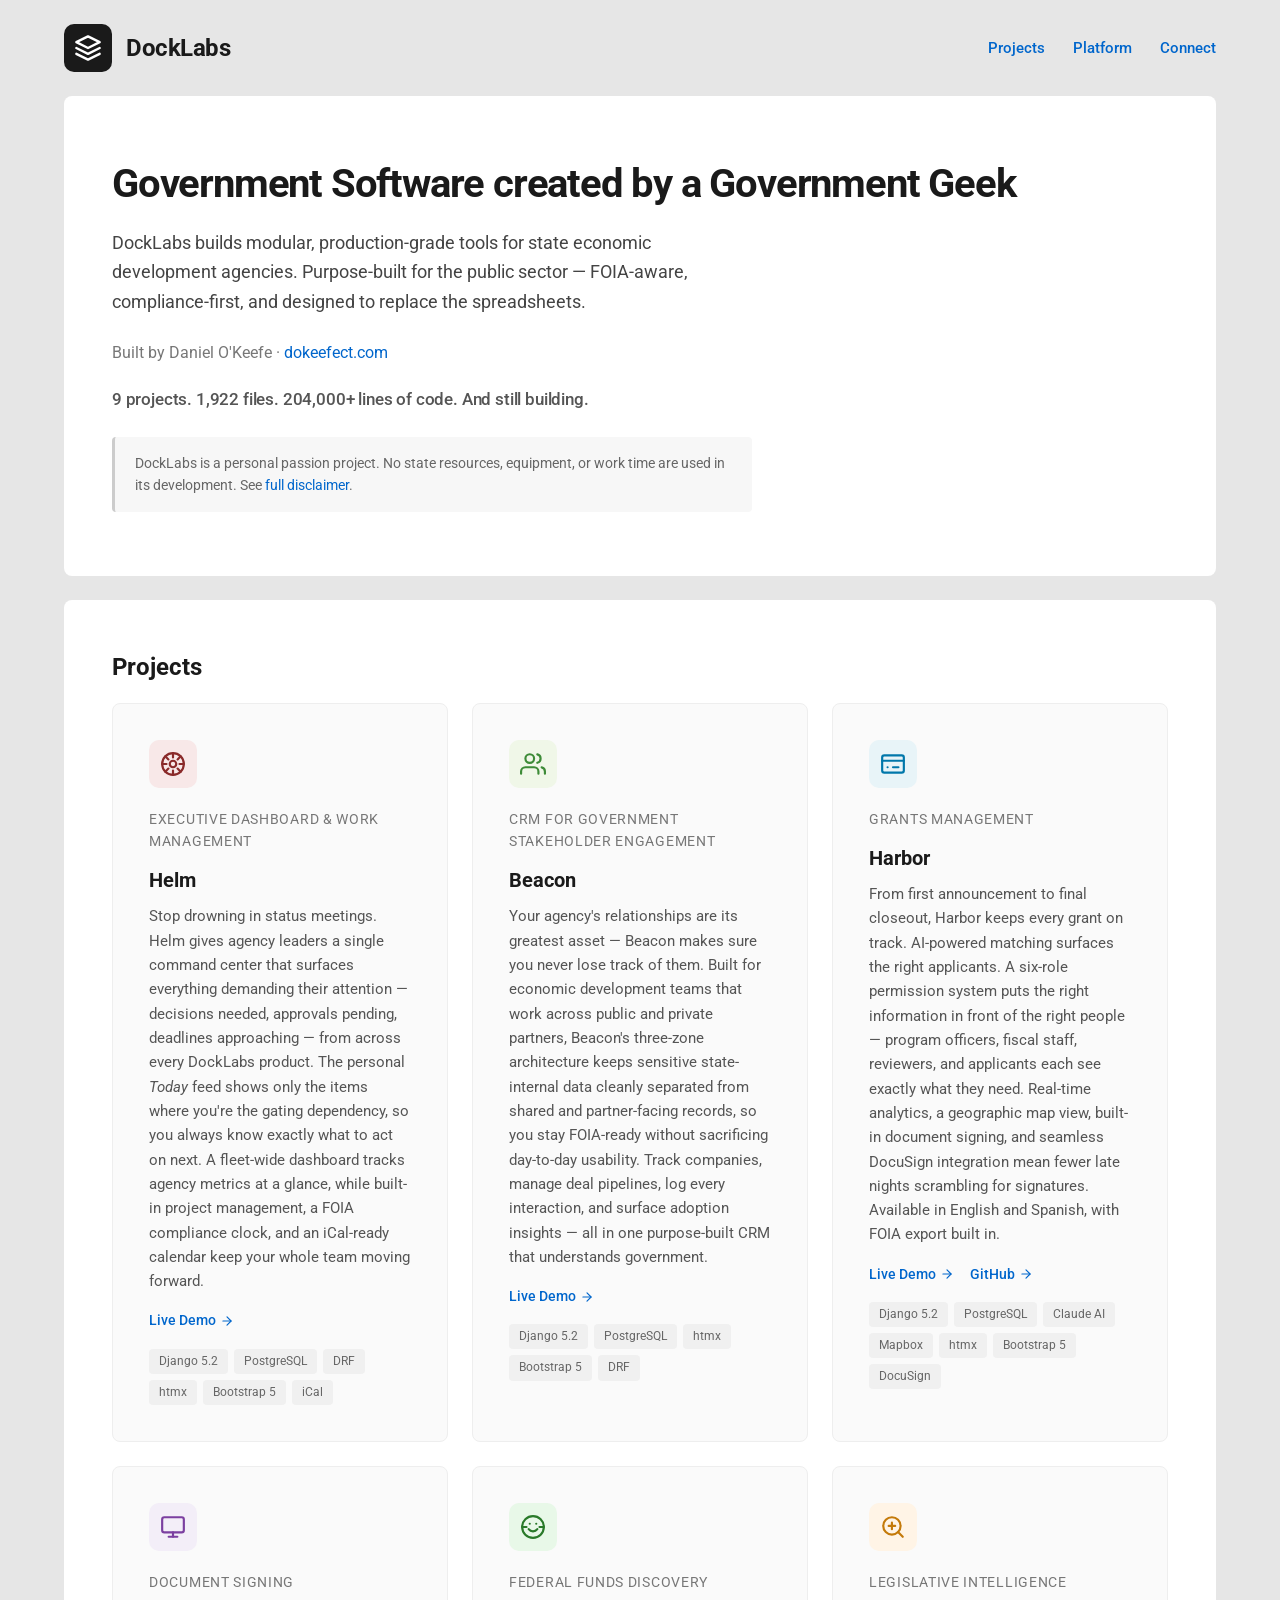
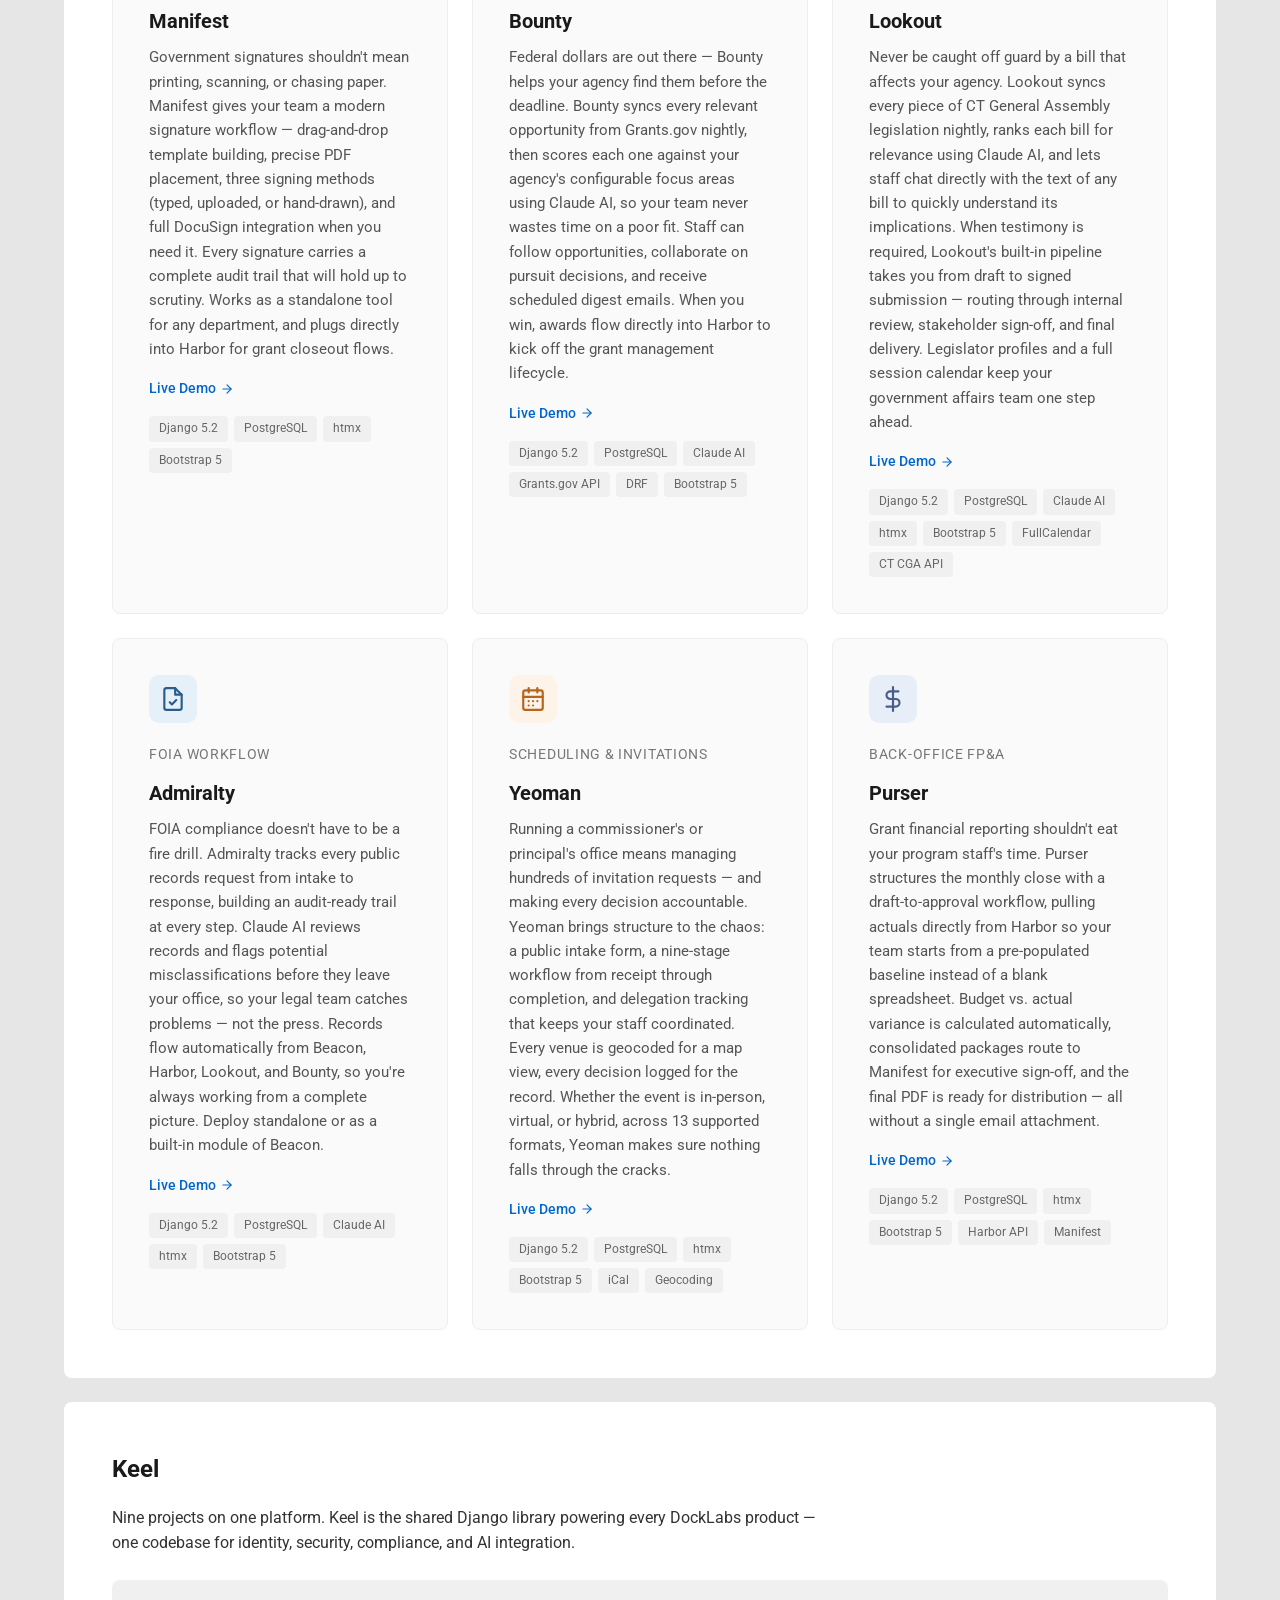
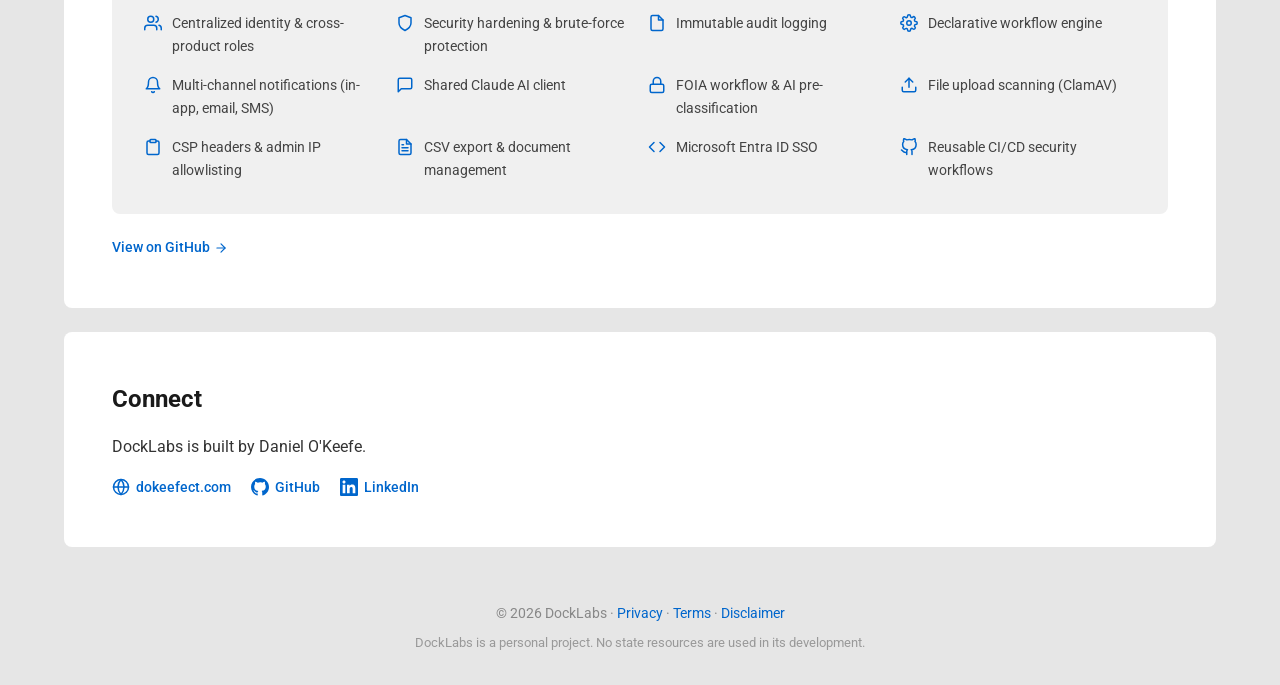
<file: index.html>
<!DOCTYPE html>
<html lang="en">
<head>
  <meta charset="UTF-8">
  <meta name="viewport" content="width=device-width, initial-scale=1.0">
  <title>DockLabs — Gov-Tech Software</title>
  <meta name="description" content="DockLabs builds modular software for government and economic development agencies. Ten projects: Beacon CRM, Harbor grants management, Manifest document signing, Bounty federal funds discovery, Lookout legislative tracking, Admiralty FOIA, Yeoman scheduling, Purser FP&amp;A, Helm executive dashboard and work management, and Keel shared platform.">
  <link rel="icon" type="image/svg+xml" href="/favicon.svg">
  <link rel="preconnect" href="https://fonts.googleapis.com">
  <link rel="preconnect" href="https://fonts.gstatic.com" crossorigin>
  <link href="https://fonts.googleapis.com/css2?family=Roboto:wght@400;500;700&display=swap" rel="stylesheet">
  <style>
    *, *::before, *::after { box-sizing: border-box; margin: 0; padding: 0; }

    body {
      font-family: 'Roboto', sans-serif;
      background: #e6e6e6;
      color: #1a1a1a;
      line-height: 1.6;
      -webkit-font-smoothing: antialiased;
    }

    a { color: #0066cc; text-decoration: none; }
    a:hover { text-decoration: underline; }

    .wrapper {
      max-width: 1200px;
      margin: 0 auto;
      padding: 0 24px;
    }

    /* ---- Header ---- */
    header {
      padding: 24px 0;
    }
    .header-inner {
      display: flex;
      align-items: center;
      justify-content: space-between;
      flex-wrap: wrap;
      gap: 16px;
    }
    .brand {
      display: flex;
      align-items: center;
      gap: 14px;
      color: inherit;
      text-decoration: none;
    }
    .brand:hover { text-decoration: none; }
    .brand-icon {
      width: 48px;
      height: 48px;
      background: #1a1a1a;
      border-radius: 10px;
      display: flex;
      align-items: center;
      justify-content: center;
    }
    .brand-icon svg { width: 28px; height: 28px; }
    .brand-name {
      font-size: 1.5rem;
      font-weight: 700;
      letter-spacing: -0.02em;
    }
    nav { display: flex; gap: 28px; }
    nav a { font-size: 0.95rem; font-weight: 500; }

    /* ---- Sections ---- */
    .section {
      background: #fff;
      border-radius: 8px;
      padding: 48px;
      margin-bottom: 24px;
    }
    .section h2 {
      font-size: 1.5rem;
      font-weight: 700;
      margin-bottom: 16px;
    }
    .section p {
      max-width: 720px;
      color: #333;
    }

    /* ---- Hero ---- */
    .hero {
      padding: 64px 48px;
    }
    .hero h1 {
      font-size: 2.5rem;
      font-weight: 700;
      letter-spacing: -0.03em;
      line-height: 1.2;
      margin-bottom: 20px;
    }
    .hero p {
      font-size: 1.15rem;
      color: #444;
      max-width: 640px;
      margin-bottom: 0;
    }
    .hero .subtitle {
      font-size: 1rem;
      color: #777;
      margin-top: 24px;
    }
    .hero .stats-line {
      font-size: 1.05rem;
      font-weight: 500;
      color: #555;
      margin-top: 20px;
      letter-spacing: -0.01em;
    }

    /* ---- Products Grid ---- */
    .products-grid {
      display: grid;
      grid-template-columns: repeat(auto-fit, minmax(320px, 1fr));
      gap: 24px;
      margin-top: 8px;
    }
    .product-card {
      background: #fafafa;
      border: 1px solid #eee;
      border-radius: 8px;
      padding: 36px;
      transition: box-shadow 0.2s ease, border-color 0.2s ease;
    }
    .product-card[data-href] {
      cursor: pointer;
    }
    .product-card[data-href]:hover {
      box-shadow: 0 4px 16px rgba(0,0,0,0.08);
      border-color: #ccc;
    }
    .product-icon {
      width: 48px;
      height: 48px;
      border-radius: 10px;
      display: flex;
      align-items: center;
      justify-content: center;
      margin-bottom: 20px;
    }
    .product-icon svg { width: 26px; height: 26px; }
    .product-icon.harbor { background: #e8f4f8; }
    .product-icon.harbor svg { color: #0077aa; }
    .product-icon.beacon { background: #f0f7e8; }
    .product-icon.beacon svg { color: #3d8b37; }
    .product-icon.manifest { background: #f3eef8; }
    .product-icon.manifest svg { color: #7b3fa0; }
    .product-icon.bounty { background: #e8f8e8; }
    .product-icon.bounty svg { color: #2a7a2a; }
    .product-icon.lookout { background: #fff4e6; }
    .product-icon.lookout svg { color: #c47a0a; }
    .product-icon.admiralty { background: #e6f0f8; }
    .product-icon.admiralty svg { color: #2a5d8a; }
    .product-icon.yeoman { background: #fef3e8; }
    .product-icon.yeoman svg { color: #b5651d; }
    .product-icon.purser { background: #e8eef8; }
    .product-icon.purser svg { color: #4a5d8a; }
    .product-icon.helm { background: #f8e8e8; }
    .product-icon.helm svg { color: #8a2a2a; }
    .product-icon.keel { background: #e8f0f0; }
    .product-icon.keel svg { color: #2a6a6a; }
    .product-card h3 {
      font-size: 1.25rem;
      font-weight: 700;
      margin-bottom: 8px;
    }
    .product-card .tagline {
      font-size: 0.875rem;
      color: #777;
      text-transform: uppercase;
      letter-spacing: 0.05em;
      margin-bottom: 12px;
    }
    .product-card p {
      color: #555;
      font-size: 0.95rem;
      margin-bottom: 16px;
    }
    .tech-stack {
      display: flex;
      flex-wrap: wrap;
      gap: 6px;
      margin-top: 16px;
    }
    .tech-tag {
      font-size: 0.75rem;
      color: #666;
      background: #f0f0f0;
      padding: 3px 10px;
      border-radius: 4px;
    }
    .product-links {
      display: flex;
      gap: 16px;
      flex-wrap: wrap;
    }
    .product-link {
      display: inline-flex;
      align-items: center;
      gap: 4px;
      font-size: 0.9rem;
      font-weight: 500;
    }
    .product-link svg {
      width: 14px;
      height: 14px;
      transition: transform 0.15s ease;
    }
    .product-link:hover svg { transform: translateX(2px); }

    /* ---- Platform ---- */
    .capabilities {
      display: grid;
      grid-template-columns: repeat(auto-fit, minmax(200px, 1fr));
      gap: 16px;
      margin-top: 24px;
      background: #f0f0f0;
      border-radius: 8px;
      padding: 32px;
    }
    .capability {
      display: flex;
      align-items: flex-start;
      gap: 10px;
      font-size: 0.9rem;
      color: #444;
    }
    .capability svg {
      width: 18px;
      height: 18px;
      color: #0066cc;
      flex-shrink: 0;
      margin-top: 2px;
    }

    /* ---- Connect ---- */
    .connect-links {
      display: flex;
      gap: 20px;
      margin-top: 16px;
      flex-wrap: wrap;
    }
    .connect-links a {
      display: flex;
      align-items: center;
      gap: 6px;
      font-size: 0.9rem;
      font-weight: 500;
    }
    .connect-links svg { width: 18px; height: 18px; }

    /* ---- Disclaimer ---- */
    .disclaimer {
      margin-top: 24px;
      padding: 16px 20px;
      background: #f7f7f7;
      border-left: 3px solid #ccc;
      border-radius: 4px;
      font-size: 0.85rem;
      color: #666;
      max-width: 640px;
    }

    /* ---- Footer ---- */
    footer {
      text-align: center;
      padding: 32px 0;
      font-size: 0.85rem;
      color: #888;
    }
    footer .disclaimer-footer {
      margin-top: 8px;
      font-size: 0.8rem;
      color: #999;
      max-width: 600px;
      margin-left: auto;
      margin-right: auto;
    }

    /* ---- Responsive ---- */
    @media (max-width: 640px) {
      .section { padding: 32px 24px; }
      .hero { padding: 40px 24px; }
      .hero h1 { font-size: 1.75rem; }
      nav { gap: 16px; }
      .products-grid { grid-template-columns: 1fr; }
    }
  </style>
</head>
<body>

  <header>
    <div class="wrapper">
      <div class="header-inner">
        <a href="/" class="brand">
          <div class="brand-icon">
            <svg viewBox="0 0 24 24" fill="none" stroke="white" stroke-width="2" stroke-linecap="round" stroke-linejoin="round">
              <path d="M12 2L2 7l10 5 10-5-10-5z"/>
              <path d="M2 17l10 5 10-5"/>
              <path d="M2 12l10 5 10-5"/>
            </svg>
          </div>
          <span class="brand-name">DockLabs</span>
        </a>
        <nav>
          <a href="#projects">Projects</a>
          <a href="#platform">Platform</a>
          <a href="#connect">Connect</a>
        </nav>
      </div>
    </div>
  </header>

  <main class="wrapper">

    <!-- Hero -->
    <div class="section hero">
      <h1>Government Software created by a Government Geek</h1>
      <p>DockLabs builds modular, production-grade tools for state economic development agencies. Purpose-built for the public sector &mdash; FOIA-aware, compliance-first, and designed to replace the spreadsheets.</p>
      <p class="subtitle">Built by Daniel O'Keefe &middot; <a href="https://dokeefect.com">dokeefect.com</a></p>
      <p class="stats-line" id="stats-line">9 projects. 1,922 files. 204,000+ lines of code. And still building.</p>
      <div class="disclaimer">DockLabs is a personal passion project. No state resources, equipment, or work time are used in its development. See <a href="https://dokeefect.com/disclaimer/">full disclaimer</a>.</div>
    </div>

    <!-- Products -->
    <div class="section" id="projects">
      <h2>Projects</h2>
      <div class="products-grid">

        <div class="product-card" data-href="https://demo-helm.docklabs.ai">
          <div class="product-icon helm">
            <svg viewBox="0 0 24 24" fill="none" stroke="currentColor" stroke-width="2" stroke-linecap="round" stroke-linejoin="round">
              <circle cx="12" cy="12" r="10"/>
              <circle cx="12" cy="12" r="3"/>
              <path d="M12 2v4M12 18v4M2 12h4M18 12h4"/>
              <path d="M4.93 4.93l2.83 2.83M16.24 16.24l2.83 2.83M4.93 19.07l2.83-2.83M16.24 7.76l2.83-2.83"/>
            </svg>
          </div>
          <div class="tagline">Executive Dashboard &amp; Work Management</div>
          <h3>Helm</h3>
          <p>Stop drowning in status meetings. Helm gives agency leaders a single command center that surfaces everything demanding their attention — decisions needed, approvals pending, deadlines approaching — from across every DockLabs product. The personal <em>Today</em> feed shows only the items where you're the gating dependency, so you always know exactly what to act on next. A fleet-wide dashboard tracks agency metrics at a glance, while built-in project management, a FOIA compliance clock, and an iCal-ready calendar keep your whole team moving forward.</p>
          <div class="product-links">
            <a href="https://demo-helm.docklabs.ai" class="product-link">
              Live Demo
              <svg viewBox="0 0 24 24" fill="none" stroke="currentColor" stroke-width="2" stroke-linecap="round" stroke-linejoin="round"><path d="M5 12h14"/><path d="M12 5l7 7-7 7"/></svg>
            </a>
          </div>
          <div class="tech-stack">
            <span class="tech-tag">Django 5.2</span>
            <span class="tech-tag">PostgreSQL</span>
            <span class="tech-tag">DRF</span>
            <span class="tech-tag">htmx</span>
            <span class="tech-tag">Bootstrap 5</span>
            <span class="tech-tag">iCal</span>
          </div>
        </div>

        <div class="product-card" data-href="https://demo-beacon.docklabs.ai">
          <div class="product-icon beacon">
            <svg viewBox="0 0 24 24" fill="none" stroke="currentColor" stroke-width="2" stroke-linecap="round" stroke-linejoin="round">
              <path d="M17 21v-2a4 4 0 0 0-4-4H5a4 4 0 0 0-4 4v2"/>
              <circle cx="9" cy="7" r="4"/>
              <path d="M23 21v-2a4 4 0 0 0-3-3.87"/>
              <path d="M16 3.13a4 4 0 0 1 0 7.75"/>
            </svg>
          </div>
          <div class="tagline">CRM for Government<br>Stakeholder Engagement</div>
          <h3>Beacon</h3>
          <p>Your agency's relationships are its greatest asset — Beacon makes sure you never lose track of them. Built for economic development teams that work across public and private partners, Beacon's three-zone architecture keeps sensitive state-internal data cleanly separated from shared and partner-facing records, so you stay FOIA-ready without sacrificing day-to-day usability. Track companies, manage deal pipelines, log every interaction, and surface adoption insights — all in one purpose-built CRM that understands government.</p>
          <div class="product-links">
            <a href="https://demo-beacon.docklabs.ai" class="product-link">
              Live Demo
              <svg viewBox="0 0 24 24" fill="none" stroke="currentColor" stroke-width="2" stroke-linecap="round" stroke-linejoin="round"><path d="M5 12h14"/><path d="M12 5l7 7-7 7"/></svg>
            </a>
          </div>
          <div class="tech-stack">
            <span class="tech-tag">Django 5.2</span>
            <span class="tech-tag">PostgreSQL</span>
            <span class="tech-tag">htmx</span>
            <span class="tech-tag">Bootstrap 5</span>
            <span class="tech-tag">DRF</span>
          </div>
        </div>

        <div class="product-card" data-href="https://demo-harbor.docklabs.ai">
          <div class="product-icon harbor">
            <svg viewBox="0 0 24 24" fill="none" stroke="currentColor" stroke-width="2" stroke-linecap="round" stroke-linejoin="round">
              <rect x="2" y="4" width="20" height="16" rx="2"/>
              <path d="M7 15h0M2 9h20"/>
              <path d="M12 15h5"/>
            </svg>
          </div>
          <div class="tagline">Grants Management<br></div>
          <h3>Harbor</h3>
          <p>From first announcement to final closeout, Harbor keeps every grant on track. AI-powered matching surfaces the right applicants. A six-role permission system puts the right information in front of the right people — program officers, fiscal staff, reviewers, and applicants each see exactly what they need. Real-time analytics, a geographic map view, built-in document signing, and seamless DocuSign integration mean fewer late nights scrambling for signatures. Available in English and Spanish, with FOIA export built in.</p>
          <div class="product-links">
            <a href="https://demo-harbor.docklabs.ai" class="product-link">
              Live Demo
              <svg viewBox="0 0 24 24" fill="none" stroke="currentColor" stroke-width="2" stroke-linecap="round" stroke-linejoin="round"><path d="M5 12h14"/><path d="M12 5l7 7-7 7"/></svg>
            </a>
            <a href="https://github.com/okeefedaniel/harbor" class="product-link">
              GitHub
              <svg viewBox="0 0 24 24" fill="none" stroke="currentColor" stroke-width="2" stroke-linecap="round" stroke-linejoin="round"><path d="M5 12h14"/><path d="M12 5l7 7-7 7"/></svg>
            </a>
          </div>
          <div class="tech-stack">
            <span class="tech-tag">Django 5.2</span>
            <span class="tech-tag">PostgreSQL</span>
            <span class="tech-tag">Claude AI</span>
            <span class="tech-tag">Mapbox</span>
            <span class="tech-tag">htmx</span>
            <span class="tech-tag">Bootstrap 5</span>
            <span class="tech-tag">DocuSign</span>
          </div>
        </div>

        <div class="product-card" data-href="https://demo-manifest.docklabs.ai">
          <div class="product-icon manifest">
            <svg viewBox="0 0 24 24" fill="none" stroke="currentColor" stroke-width="2" stroke-linecap="round" stroke-linejoin="round">
              <rect x="2" y="3" width="20" height="14" rx="2"/>
              <line x1="8" y1="21" x2="16" y2="21"/>
              <line x1="12" y1="17" x2="12" y2="21"/>
            </svg>
          </div>
          <div class="tagline">Document Signing</div>
          <h3>Manifest</h3>
          <p>Government signatures shouldn't mean printing, scanning, or chasing paper. Manifest gives your team a modern signature workflow — drag-and-drop template building, precise PDF placement, three signing methods (typed, uploaded, or hand-drawn), and full DocuSign integration when you need it. Every signature carries a complete audit trail that will hold up to scrutiny. Works as a standalone tool for any department, and plugs directly into Harbor for grant closeout flows.</p>
          <div class="product-links">
            <a href="https://demo-manifest.docklabs.ai" class="product-link">
              Live Demo
              <svg viewBox="0 0 24 24" fill="none" stroke="currentColor" stroke-width="2" stroke-linecap="round" stroke-linejoin="round"><path d="M5 12h14"/><path d="M12 5l7 7-7 7"/></svg>
            </a>
          </div>
          <div class="tech-stack">
            <span class="tech-tag">Django 5.2</span>
            <span class="tech-tag">PostgreSQL</span>
            <span class="tech-tag">htmx</span>
            <span class="tech-tag">Bootstrap 5</span>
          </div>
        </div>

        <div class="product-card" data-href="https://demo-bounty.docklabs.ai">
          <div class="product-icon bounty">
            <svg viewBox="0 0 24 24" fill="none" stroke="currentColor" stroke-width="2" stroke-linecap="round" stroke-linejoin="round">
              <circle cx="12" cy="12" r="10"/>
              <path d="M8 14s1.5 2 4 2 4-2 4-2"/>
              <line x1="9" y1="9" x2="9.01" y2="9"/>
              <line x1="15" y1="9" x2="15.01" y2="9"/>
              <path d="M2 12h4M18 12h4"/>
            </svg>
          </div>
          <div class="tagline">Federal Funds Discovery</div>
          <h3>Bounty</h3>
          <p>Federal dollars are out there — Bounty helps your agency find them before the deadline. Bounty syncs every relevant opportunity from Grants.gov nightly, then scores each one against your agency's configurable focus areas using Claude AI, so your team never wastes time on a poor fit. Staff can follow opportunities, collaborate on pursuit decisions, and receive scheduled digest emails. When you win, awards flow directly into Harbor to kick off the grant management lifecycle.</p>
          <div class="product-links">
            <a href="https://demo-bounty.docklabs.ai" class="product-link">
              Live Demo
              <svg viewBox="0 0 24 24" fill="none" stroke="currentColor" stroke-width="2" stroke-linecap="round" stroke-linejoin="round"><path d="M5 12h14"/><path d="M12 5l7 7-7 7"/></svg>
            </a>
          </div>
          <div class="tech-stack">
            <span class="tech-tag">Django 5.2</span>
            <span class="tech-tag">PostgreSQL</span>
            <span class="tech-tag">Claude AI</span>
            <span class="tech-tag">Grants.gov API</span>
            <span class="tech-tag">DRF</span>
            <span class="tech-tag">Bootstrap 5</span>
          </div>
        </div>

        <div class="product-card" data-href="https://demo-lookout.docklabs.ai">
          <div class="product-icon lookout">
            <svg viewBox="0 0 24 24" fill="none" stroke="currentColor" stroke-width="2" stroke-linecap="round" stroke-linejoin="round">
              <circle cx="11" cy="11" r="8"/>
              <line x1="21" y1="21" x2="16.65" y2="16.65"/>
              <line x1="11" y1="8" x2="11" y2="14"/>
              <line x1="8" y1="11" x2="14" y2="11"/>
            </svg>
          </div>
          <div class="tagline">Legislative Intelligence</div>
          <h3>Lookout</h3>
          <p>Never be caught off guard by a bill that affects your agency. Lookout syncs every piece of CT General Assembly legislation nightly, ranks each bill for relevance using Claude AI, and lets staff chat directly with the text of any bill to quickly understand its implications. When testimony is required, Lookout's built-in pipeline takes you from draft to signed submission — routing through internal review, stakeholder sign-off, and final delivery. Legislator profiles and a full session calendar keep your government affairs team one step ahead.</p>
          <div class="product-links">
            <a href="https://demo-lookout.docklabs.ai" class="product-link">
              Live Demo
              <svg viewBox="0 0 24 24" fill="none" stroke="currentColor" stroke-width="2" stroke-linecap="round" stroke-linejoin="round"><path d="M5 12h14"/><path d="M12 5l7 7-7 7"/></svg>
            </a>
          </div>
          <div class="tech-stack">
            <span class="tech-tag">Django 5.2</span>
            <span class="tech-tag">PostgreSQL</span>
            <span class="tech-tag">Claude AI</span>
            <span class="tech-tag">htmx</span>
            <span class="tech-tag">Bootstrap 5</span>
            <span class="tech-tag">FullCalendar</span>
            <span class="tech-tag">CT CGA API</span>
          </div>
        </div>

        <div class="product-card" data-href="https://demo-admiralty.docklabs.ai">
          <div class="product-icon admiralty">
            <svg viewBox="0 0 24 24" fill="none" stroke="currentColor" stroke-width="2" stroke-linecap="round" stroke-linejoin="round">
              <path d="M14 2H6a2 2 0 0 0-2 2v16a2 2 0 0 0 2 2h12a2 2 0 0 0 2-2V8z"/>
              <polyline points="14 2 14 8 20 8"/>
              <path d="M9 15l2 2 4-4"/>
            </svg>
          </div>
          <div class="tagline">FOIA Workflow</div>
          <h3>Admiralty</h3>
          <p>FOIA compliance doesn't have to be a fire drill. Admiralty tracks every public records request from intake to response, building an audit-ready trail at every step. Claude AI reviews records and flags potential misclassifications before they leave your office, so your legal team catches problems — not the press. Records flow automatically from Beacon, Harbor, Lookout, and Bounty, so you're always working from a complete picture. Deploy standalone or as a built-in module of Beacon.</p>
          <div class="product-links">
            <a href="https://demo-admiralty.docklabs.ai" class="product-link">
              Live Demo
              <svg viewBox="0 0 24 24" fill="none" stroke="currentColor" stroke-width="2" stroke-linecap="round" stroke-linejoin="round"><path d="M5 12h14"/><path d="M12 5l7 7-7 7"/></svg>
            </a>
          </div>
          <div class="tech-stack">
            <span class="tech-tag">Django 5.2</span>
            <span class="tech-tag">PostgreSQL</span>
            <span class="tech-tag">Claude AI</span>
            <span class="tech-tag">htmx</span>
            <span class="tech-tag">Bootstrap 5</span>
          </div>
        </div>

        <div class="product-card" data-href="https://demo-yeoman.docklabs.ai">
          <div class="product-icon yeoman">
            <svg viewBox="0 0 24 24" fill="none" stroke="currentColor" stroke-width="2" stroke-linecap="round" stroke-linejoin="round">
              <rect x="3" y="4" width="18" height="18" rx="2" ry="2"/>
              <line x1="16" y1="2" x2="16" y2="6"/>
              <line x1="8" y1="2" x2="8" y2="6"/>
              <line x1="3" y1="10" x2="21" y2="10"/>
              <path d="M8 14h.01M12 14h.01M16 14h.01M8 18h.01M12 18h.01"/>
            </svg>
          </div>
          <div class="tagline">Scheduling &amp; Invitations</div>
          <h3>Yeoman</h3>
          <p>Running a commissioner's or principal's office means managing hundreds of invitation requests — and making every decision accountable. Yeoman brings structure to the chaos: a public intake form, a nine-stage workflow from receipt through completion, and delegation tracking that keeps your staff coordinated. Every venue is geocoded for a map view, every decision logged for the record. Whether the event is in-person, virtual, or hybrid, across 13 supported formats, Yeoman makes sure nothing falls through the cracks.</p>
          <div class="product-links">
            <a href="https://demo-yeoman.docklabs.ai" class="product-link">
              Live Demo
              <svg viewBox="0 0 24 24" fill="none" stroke="currentColor" stroke-width="2" stroke-linecap="round" stroke-linejoin="round"><path d="M5 12h14"/><path d="M12 5l7 7-7 7"/></svg>
            </a>
          </div>
          <div class="tech-stack">
            <span class="tech-tag">Django 5.2</span>
            <span class="tech-tag">PostgreSQL</span>
            <span class="tech-tag">htmx</span>
            <span class="tech-tag">Bootstrap 5</span>
            <span class="tech-tag">iCal</span>
            <span class="tech-tag">Geocoding</span>
          </div>
        </div>

        <div class="product-card" data-href="https://demo-purser.docklabs.ai">
          <div class="product-icon purser">
            <svg viewBox="0 0 24 24" fill="none" stroke="currentColor" stroke-width="2" stroke-linecap="round" stroke-linejoin="round">
              <line x1="12" y1="1" x2="12" y2="23"/>
              <path d="M17 5H9.5a3.5 3.5 0 0 0 0 7h5a3.5 3.5 0 0 1 0 7H6"/>
            </svg>
          </div>
          <div class="tagline">Back-Office FP&amp;A</div>
          <h3>Purser</h3>
          <p>Grant financial reporting shouldn't eat your program staff's time. Purser structures the monthly close with a draft-to-approval workflow, pulling actuals directly from Harbor so your team starts from a pre-populated baseline instead of a blank spreadsheet. Budget vs. actual variance is calculated automatically, consolidated packages route to Manifest for executive sign-off, and the final PDF is ready for distribution — all without a single email attachment.</p>
          <div class="product-links">
            <a href="https://demo-purser.docklabs.ai" class="product-link">
              Live Demo
              <svg viewBox="0 0 24 24" fill="none" stroke="currentColor" stroke-width="2" stroke-linecap="round" stroke-linejoin="round"><path d="M5 12h14"/><path d="M12 5l7 7-7 7"/></svg>
            </a>
          </div>
          <div class="tech-stack">
            <span class="tech-tag">Django 5.2</span>
            <span class="tech-tag">PostgreSQL</span>
            <span class="tech-tag">htmx</span>
            <span class="tech-tag">Bootstrap 5</span>
            <span class="tech-tag">Harbor API</span>
            <span class="tech-tag">Manifest</span>
          </div>
        </div>


      </div>
    </div>

    <!-- Platform -->
    <div class="section" id="platform">
      <h2>Keel</h2>
      <p>Nine projects on one platform. Keel is the shared Django library powering every DockLabs product &mdash; one codebase for identity, security, compliance, and AI integration.</p>
      <div class="capabilities">
        <div class="capability">
          <svg viewBox="0 0 24 24" fill="none" stroke="currentColor" stroke-width="2" stroke-linecap="round" stroke-linejoin="round"><path d="M17 21v-2a4 4 0 0 0-4-4H5a4 4 0 0 0-4 4v2"/><circle cx="9" cy="7" r="4"/><path d="M23 21v-2a4 4 0 0 0-3-3.87"/><path d="M16 3.13a4 4 0 0 1 0 7.75"/></svg>
          <span>Centralized identity &amp; cross-product roles</span>
        </div>
        <div class="capability">
          <svg viewBox="0 0 24 24" fill="none" stroke="currentColor" stroke-width="2" stroke-linecap="round" stroke-linejoin="round"><path d="M12 22s8-4 8-10V5l-8-3-8 3v7c0 6 8 10 8 10z"/></svg>
          <span>Security hardening &amp; brute-force protection</span>
        </div>
        <div class="capability">
          <svg viewBox="0 0 24 24" fill="none" stroke="currentColor" stroke-width="2" stroke-linecap="round" stroke-linejoin="round"><path d="M14 2H6a2 2 0 0 0-2 2v16a2 2 0 0 0 2 2h12a2 2 0 0 0 2-2V8z"/><polyline points="14 2 14 8 20 8"/></svg>
          <span>Immutable audit logging</span>
        </div>
        <div class="capability">
          <svg viewBox="0 0 24 24" fill="none" stroke="currentColor" stroke-width="2" stroke-linecap="round" stroke-linejoin="round"><circle cx="12" cy="12" r="3"/><path d="M19.4 15a1.65 1.65 0 0 0 .33 1.82l.06.06a2 2 0 0 1-2.83 2.83l-.06-.06a1.65 1.65 0 0 0-1.82-.33 1.65 1.65 0 0 0-1 1.51V21a2 2 0 0 1-4 0v-.09A1.65 1.65 0 0 0 9 19.4a1.65 1.65 0 0 0-1.82.33l-.06.06a2 2 0 0 1-2.83-2.83l.06-.06A1.65 1.65 0 0 0 4.68 15a1.65 1.65 0 0 0-1.51-1H3a2 2 0 0 1 0-4h.09A1.65 1.65 0 0 0 4.6 9a1.65 1.65 0 0 0-.33-1.82l-.06-.06a2 2 0 0 1 2.83-2.83l.06.06A1.65 1.65 0 0 0 9 4.68a1.65 1.65 0 0 0 1-1.51V3a2 2 0 0 1 4 0v.09a1.65 1.65 0 0 0 1 1.51 1.65 1.65 0 0 0 1.82-.33l.06-.06a2 2 0 0 1 2.83 2.83l-.06.06A1.65 1.65 0 0 0 19.4 9a1.65 1.65 0 0 0 1.51 1H21a2 2 0 0 1 0 4h-.09a1.65 1.65 0 0 0-1.51 1z"/></svg>
          <span>Declarative workflow engine</span>
        </div>
        <div class="capability">
          <svg viewBox="0 0 24 24" fill="none" stroke="currentColor" stroke-width="2" stroke-linecap="round" stroke-linejoin="round"><path d="M18 8A6 6 0 0 0 6 8c0 7-3 9-3 9h18s-3-2-3-9"/><path d="M13.73 21a2 2 0 0 1-3.46 0"/></svg>
          <span>Multi-channel notifications (in-app, email, SMS)</span>
        </div>
        <div class="capability">
          <svg viewBox="0 0 24 24" fill="none" stroke="currentColor" stroke-width="2" stroke-linecap="round" stroke-linejoin="round"><path d="M21 15a2 2 0 0 1-2 2H7l-4 4V5a2 2 0 0 1 2-2h14a2 2 0 0 1 2 2z"/></svg>
          <span>Shared Claude AI client</span>
        </div>
        <div class="capability">
          <svg viewBox="0 0 24 24" fill="none" stroke="currentColor" stroke-width="2" stroke-linecap="round" stroke-linejoin="round"><rect x="3" y="11" width="18" height="11" rx="2" ry="2"/><path d="M7 11V7a5 5 0 0 1 10 0v4"/></svg>
          <span>FOIA workflow &amp; AI pre-classification</span>
        </div>
        <div class="capability">
          <svg viewBox="0 0 24 24" fill="none" stroke="currentColor" stroke-width="2" stroke-linecap="round" stroke-linejoin="round"><path d="M21 15v4a2 2 0 0 1-2 2H5a2 2 0 0 1-2-2v-4"/><polyline points="17 8 12 3 7 8"/><line x1="12" y1="3" x2="12" y2="15"/></svg>
          <span>File upload scanning (ClamAV)</span>
        </div>
        <div class="capability">
          <svg viewBox="0 0 24 24" fill="none" stroke="currentColor" stroke-width="2" stroke-linecap="round" stroke-linejoin="round"><path d="M16 4h2a2 2 0 0 1 2 2v14a2 2 0 0 1-2 2H6a2 2 0 0 1-2-2V6a2 2 0 0 1 2-2h2"/><rect x="8" y="2" width="8" height="4" rx="1" ry="1"/></svg>
          <span>CSP headers &amp; admin IP allowlisting</span>
        </div>
        <div class="capability">
          <svg viewBox="0 0 24 24" fill="none" stroke="currentColor" stroke-width="2" stroke-linecap="round" stroke-linejoin="round"><path d="M14 2H6a2 2 0 0 0-2 2v16a2 2 0 0 0 2 2h12a2 2 0 0 0 2-2V8z"/><polyline points="14 2 14 8 20 8"/><path d="M16 13H8"/><path d="M16 17H8"/><path d="M10 9H8"/></svg>
          <span>CSV export &amp; document management</span>
        </div>
        <div class="capability">
          <svg viewBox="0 0 24 24" fill="none" stroke="currentColor" stroke-width="2" stroke-linecap="round" stroke-linejoin="round"><polyline points="16 18 22 12 16 6"/><polyline points="8 6 2 12 8 18"/></svg>
          <span>Microsoft Entra ID SSO</span>
        </div>
        <div class="capability">
          <svg viewBox="0 0 24 24" fill="none" stroke="currentColor" stroke-width="2" stroke-linecap="round" stroke-linejoin="round"><path d="M9 19c-5 1.5-5-2.5-7-3m14 6v-3.87a3.37 3.37 0 0 0-.94-2.61c3.14-.35 6.44-1.54 6.44-7A5.44 5.44 0 0 0 20 4.77 5.07 5.07 0 0 0 19.91 1S18.73.65 16 2.48a13.38 13.38 0 0 0-7 0C6.27.65 5.09 1 5.09 1A5.07 5.07 0 0 0 5 4.77a5.44 5.44 0 0 0-1.5 3.78c0 5.42 3.3 6.61 6.44 7A3.37 3.37 0 0 0 9 18.13V22"/></svg>
          <span>Reusable CI/CD security workflows</span>
        </div>
      </div>
      <div style="margin-top: 20px;">
        <a href="https://github.com/okeefedaniel/keel" class="product-link">
          View on GitHub
          <svg viewBox="0 0 24 24" fill="none" stroke="currentColor" stroke-width="2" stroke-linecap="round" stroke-linejoin="round"><path d="M5 12h14"/><path d="M12 5l7 7-7 7"/></svg>
        </a>
      </div>
    </div>

    <!-- Connect -->
    <div class="section" id="connect">
      <h2>Connect</h2>
      <p>DockLabs is built by Daniel O'Keefe.</p>
      <div class="connect-links">
        <a href="https://dokeefect.com">
          <svg viewBox="0 0 24 24" fill="none" stroke="currentColor" stroke-width="2" stroke-linecap="round" stroke-linejoin="round"><circle cx="12" cy="12" r="10"/><line x1="2" y1="12" x2="22" y2="12"/><path d="M12 2a15.3 15.3 0 0 1 4 10 15.3 15.3 0 0 1-4 10 15.3 15.3 0 0 1-4-10 15.3 15.3 0 0 1 4-10z"/></svg>
          dokeefect.com
        </a>
        <a href="https://github.com/okeefedaniel">
          <svg viewBox="0 0 24 24" fill="currentColor"><path d="M12 0c-6.626 0-12 5.373-12 12 0 5.302 3.438 9.8 8.207 11.387.599.111.793-.261.793-.577v-2.234c-3.338.726-4.033-1.416-4.033-1.416-.546-1.387-1.333-1.756-1.333-1.756-1.089-.745.083-.729.083-.729 1.205.084 1.839 1.237 1.839 1.237 1.07 1.834 2.807 1.304 3.492.997.107-.775.418-1.305.762-1.604-2.665-.305-5.467-1.334-5.467-5.931 0-1.311.469-2.381 1.236-3.221-.124-.303-.535-1.524.117-3.176 0 0 1.008-.322 3.301 1.23A11.509 11.509 0 0 1 12 5.803c1.02.005 2.047.138 3.006.404 2.291-1.552 3.297-1.23 3.297-1.23.653 1.653.242 2.874.118 3.176.77.84 1.235 1.911 1.235 3.221 0 4.609-2.807 5.624-5.479 5.921.43.372.823 1.102.823 2.222v3.293c0 .319.192.694.801.576C20.566 21.797 24 17.3 24 12c0-6.627-5.373-12-12-12z"/></svg>
          GitHub
        </a>
        <a href="https://www.linkedin.com/in/dokeefe/">
          <svg viewBox="0 0 24 24" fill="currentColor"><path d="M20.447 20.452h-3.554v-5.569c0-1.328-.027-3.037-1.852-3.037-1.853 0-2.136 1.445-2.136 2.939v5.667H9.351V9h3.414v1.561h.046c.477-.9 1.637-1.85 3.37-1.85 3.601 0 4.267 2.37 4.267 5.455v6.286zM5.337 7.433c-1.144 0-2.063-.926-2.063-2.065 0-1.138.92-2.063 2.063-2.063 1.14 0 2.064.925 2.064 2.063 0 1.139-.925 2.065-2.064 2.065zm1.782 13.019H3.555V9h3.564v11.452zM22.225 0H1.771C.792 0 0 .774 0 1.729v20.542C0 23.227.792 24 1.771 24h20.451C23.2 24 24 23.227 24 22.271V1.729C24 .774 23.2 0 22.222 0h.003z"/></svg>
          LinkedIn
        </a>
      </div>
    </div>

  </main>

  <footer>
    <div class="wrapper">
      &copy; 2026 DockLabs &middot; <a href="/privacy.html">Privacy</a> &middot; <a href="/terms.html">Terms</a> &middot; <a href="https://dokeefect.com/disclaimer/">Disclaimer</a>
      <div class="disclaimer-footer">DockLabs is a personal project. No state resources are used in its development.</div>
    </div>
  </footer>

  <script>
    document.querySelectorAll('.product-card[data-href]').forEach(function(card) {
      card.addEventListener('click', function(e) {
        if (e.target.closest('a')) return;
        window.open(card.dataset.href, '_blank');
      });
    });
  </script>

</body>
</html>
</file>
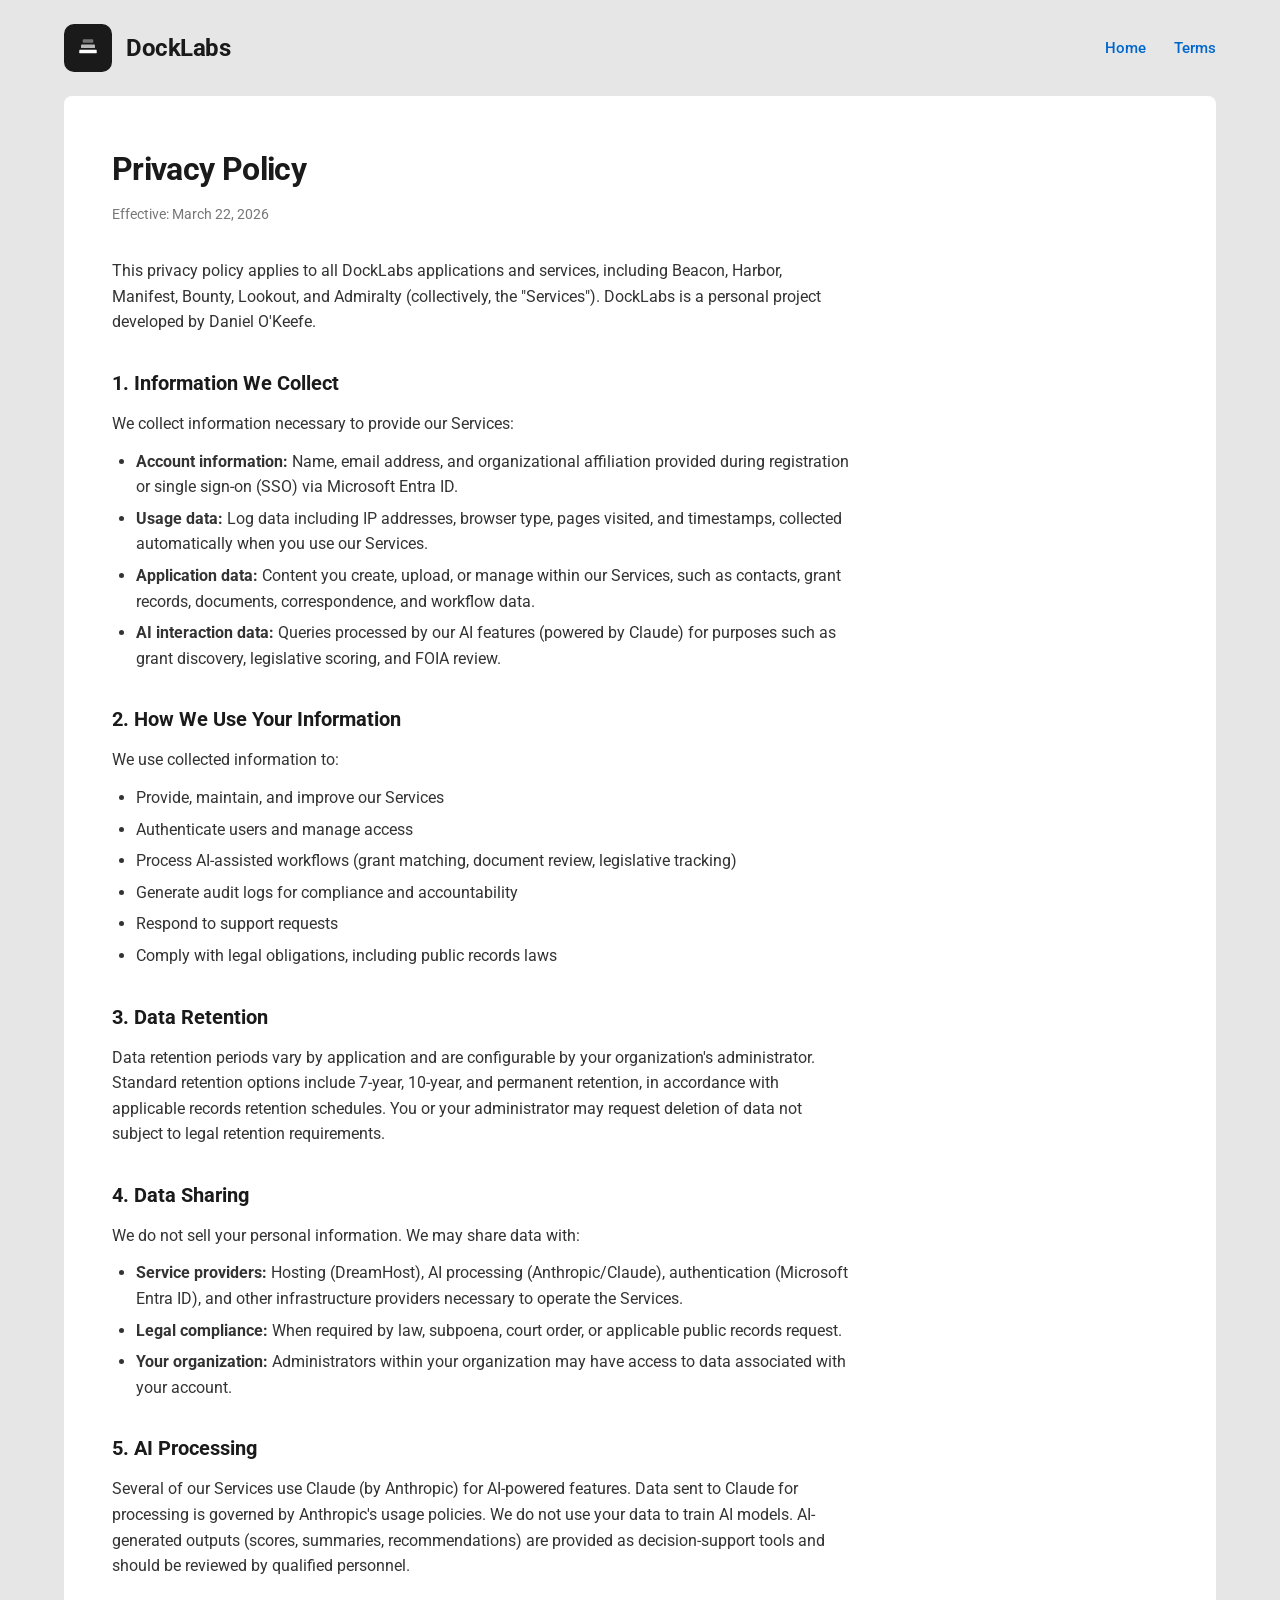
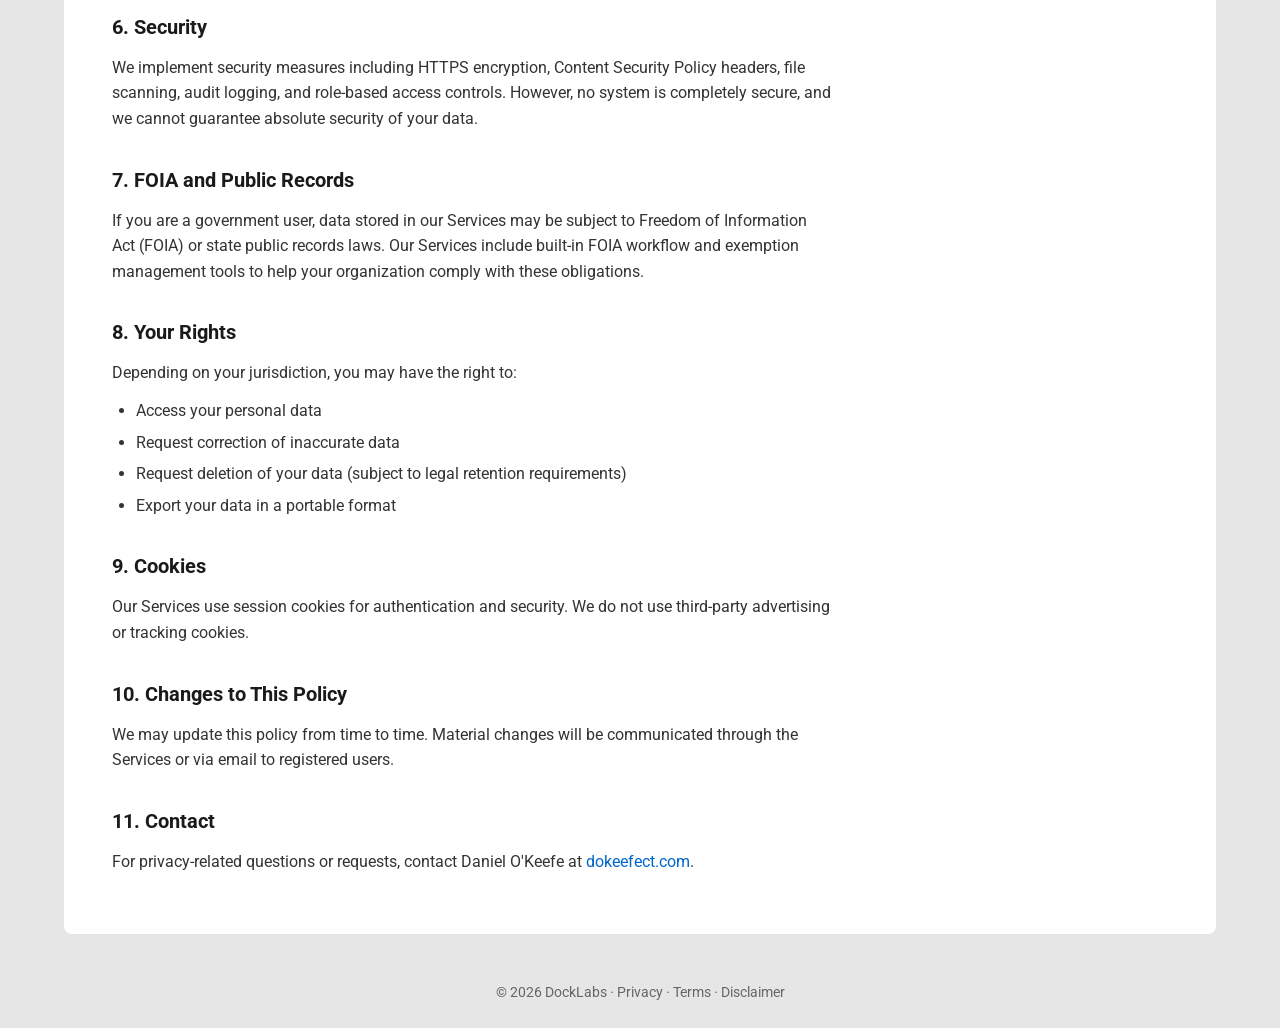
<file: privacy.html>
<!DOCTYPE html>
<html lang="en">
<head>
  <meta charset="UTF-8">
  <meta name="viewport" content="width=device-width, initial-scale=1.0">
  <title>Privacy Policy — DockLabs</title>
  <link rel="icon" type="image/svg+xml" href="/favicon.svg">
  <link rel="preconnect" href="https://fonts.googleapis.com">
  <link rel="preconnect" href="https://fonts.gstatic.com" crossorigin>
  <link href="https://fonts.googleapis.com/css2?family=Roboto:wght@400;500;700&display=swap" rel="stylesheet">
  <style>
    *, *::before, *::after { box-sizing: border-box; margin: 0; padding: 0; }
    body {
      font-family: 'Roboto', sans-serif;
      background: #e6e6e6;
      color: #1a1a1a;
      line-height: 1.6;
      -webkit-font-smoothing: antialiased;
    }
    a { color: #0066cc; text-decoration: none; }
    a:hover { text-decoration: underline; }
    .wrapper { max-width: 1200px; margin: 0 auto; padding: 0 24px; }
    header { padding: 24px 0; }
    .header-inner { display: flex; align-items: center; justify-content: space-between; flex-wrap: wrap; gap: 16px; }
    .brand { display: flex; align-items: center; gap: 14px; color: inherit; text-decoration: none; }
    .brand:hover { text-decoration: none; }
    .brand-icon { width: 48px; height: 48px; background: #1a1a1a; border-radius: 10px; display: flex; align-items: center; justify-content: center; }
    .brand-icon svg { width: 28px; height: 28px; }
    .brand-name { font-size: 1.5rem; font-weight: 700; letter-spacing: -0.02em; }
    nav { display: flex; gap: 28px; }
    nav a { font-size: 0.95rem; font-weight: 500; }
    .content { background: #fff; border-radius: 8px; padding: 48px; margin-bottom: 24px; }
    .content h1 { font-size: 2rem; font-weight: 700; letter-spacing: -0.02em; margin-bottom: 8px; }
    .content .effective { font-size: 0.9rem; color: #777; margin-bottom: 32px; }
    .content h2 { font-size: 1.25rem; font-weight: 700; margin-top: 32px; margin-bottom: 12px; }
    .content p, .content li { color: #333; max-width: 720px; margin-bottom: 12px; }
    .content ul { padding-left: 24px; margin-bottom: 12px; }
    .content li { margin-bottom: 6px; }
    footer { padding: 24px 0; text-align: center; font-size: 0.85rem; color: #666; }
    footer a { color: #666; }
    @media (max-width: 640px) { .content { padding: 32px 20px; } }
  </style>
</head>
<body>

  <header>
    <div class="wrapper">
      <div class="header-inner">
        <a href="/" class="brand">
          <div class="brand-icon">
            <svg viewBox="0 0 32 32" fill="none"><rect x="6" y="18" width="20" height="4" rx="1" fill="#fff"/><rect x="8" y="12" width="16" height="4" rx="1" fill="#fff" opacity=".7"/><rect x="10" y="6" width="12" height="4" rx="1" fill="#fff" opacity=".4"/></svg>
          </div>
          <span class="brand-name">DockLabs</span>
        </a>
        <nav>
          <a href="/">Home</a>
          <a href="/terms.html">Terms</a>
        </nav>
      </div>
    </div>
  </header>

  <main class="wrapper">
    <div class="content">
      <h1>Privacy Policy</h1>
      <p class="effective">Effective: March 22, 2026</p>

      <p>This privacy policy applies to all DockLabs applications and services, including Beacon, Harbor, Manifest, Bounty, Lookout, and Admiralty (collectively, the "Services"). DockLabs is a personal project developed by Daniel O'Keefe.</p>

      <h2>1. Information We Collect</h2>
      <p>We collect information necessary to provide our Services:</p>
      <ul>
        <li><strong>Account information:</strong> Name, email address, and organizational affiliation provided during registration or single sign-on (SSO) via Microsoft Entra ID.</li>
        <li><strong>Usage data:</strong> Log data including IP addresses, browser type, pages visited, and timestamps, collected automatically when you use our Services.</li>
        <li><strong>Application data:</strong> Content you create, upload, or manage within our Services, such as contacts, grant records, documents, correspondence, and workflow data.</li>
        <li><strong>AI interaction data:</strong> Queries processed by our AI features (powered by Claude) for purposes such as grant discovery, legislative scoring, and FOIA review.</li>
      </ul>

      <h2>2. How We Use Your Information</h2>
      <p>We use collected information to:</p>
      <ul>
        <li>Provide, maintain, and improve our Services</li>
        <li>Authenticate users and manage access</li>
        <li>Process AI-assisted workflows (grant matching, document review, legislative tracking)</li>
        <li>Generate audit logs for compliance and accountability</li>
        <li>Respond to support requests</li>
        <li>Comply with legal obligations, including public records laws</li>
      </ul>

      <h2>3. Data Retention</h2>
      <p>Data retention periods vary by application and are configurable by your organization's administrator. Standard retention options include 7-year, 10-year, and permanent retention, in accordance with applicable records retention schedules. You or your administrator may request deletion of data not subject to legal retention requirements.</p>

      <h2>4. Data Sharing</h2>
      <p>We do not sell your personal information. We may share data with:</p>
      <ul>
        <li><strong>Service providers:</strong> Hosting (DreamHost), AI processing (Anthropic/Claude), authentication (Microsoft Entra ID), and other infrastructure providers necessary to operate the Services.</li>
        <li><strong>Legal compliance:</strong> When required by law, subpoena, court order, or applicable public records request.</li>
        <li><strong>Your organization:</strong> Administrators within your organization may have access to data associated with your account.</li>
      </ul>

      <h2>5. AI Processing</h2>
      <p>Several of our Services use Claude (by Anthropic) for AI-powered features. Data sent to Claude for processing is governed by Anthropic's usage policies. We do not use your data to train AI models. AI-generated outputs (scores, summaries, recommendations) are provided as decision-support tools and should be reviewed by qualified personnel.</p>

      <h2>6. Security</h2>
      <p>We implement security measures including HTTPS encryption, Content Security Policy headers, file scanning, audit logging, and role-based access controls. However, no system is completely secure, and we cannot guarantee absolute security of your data.</p>

      <h2>7. FOIA and Public Records</h2>
      <p>If you are a government user, data stored in our Services may be subject to Freedom of Information Act (FOIA) or state public records laws. Our Services include built-in FOIA workflow and exemption management tools to help your organization comply with these obligations.</p>

      <h2>8. Your Rights</h2>
      <p>Depending on your jurisdiction, you may have the right to:</p>
      <ul>
        <li>Access your personal data</li>
        <li>Request correction of inaccurate data</li>
        <li>Request deletion of your data (subject to legal retention requirements)</li>
        <li>Export your data in a portable format</li>
      </ul>

      <h2>9. Cookies</h2>
      <p>Our Services use session cookies for authentication and security. We do not use third-party advertising or tracking cookies.</p>

      <h2>10. Changes to This Policy</h2>
      <p>We may update this policy from time to time. Material changes will be communicated through the Services or via email to registered users.</p>

      <h2>11. Contact</h2>
      <p>For privacy-related questions or requests, contact Daniel O'Keefe at <a href="https://dokeefect.com">dokeefect.com</a>.</p>
    </div>
  </main>

  <footer>
    <div class="wrapper">
      &copy; 2026 DockLabs &middot; <a href="/privacy.html">Privacy</a> &middot; <a href="/terms.html">Terms</a> &middot; <a href="https://dokeefect.com/disclaimer/">Disclaimer</a>
    </div>
  </footer>

</body>
</html>
</file>
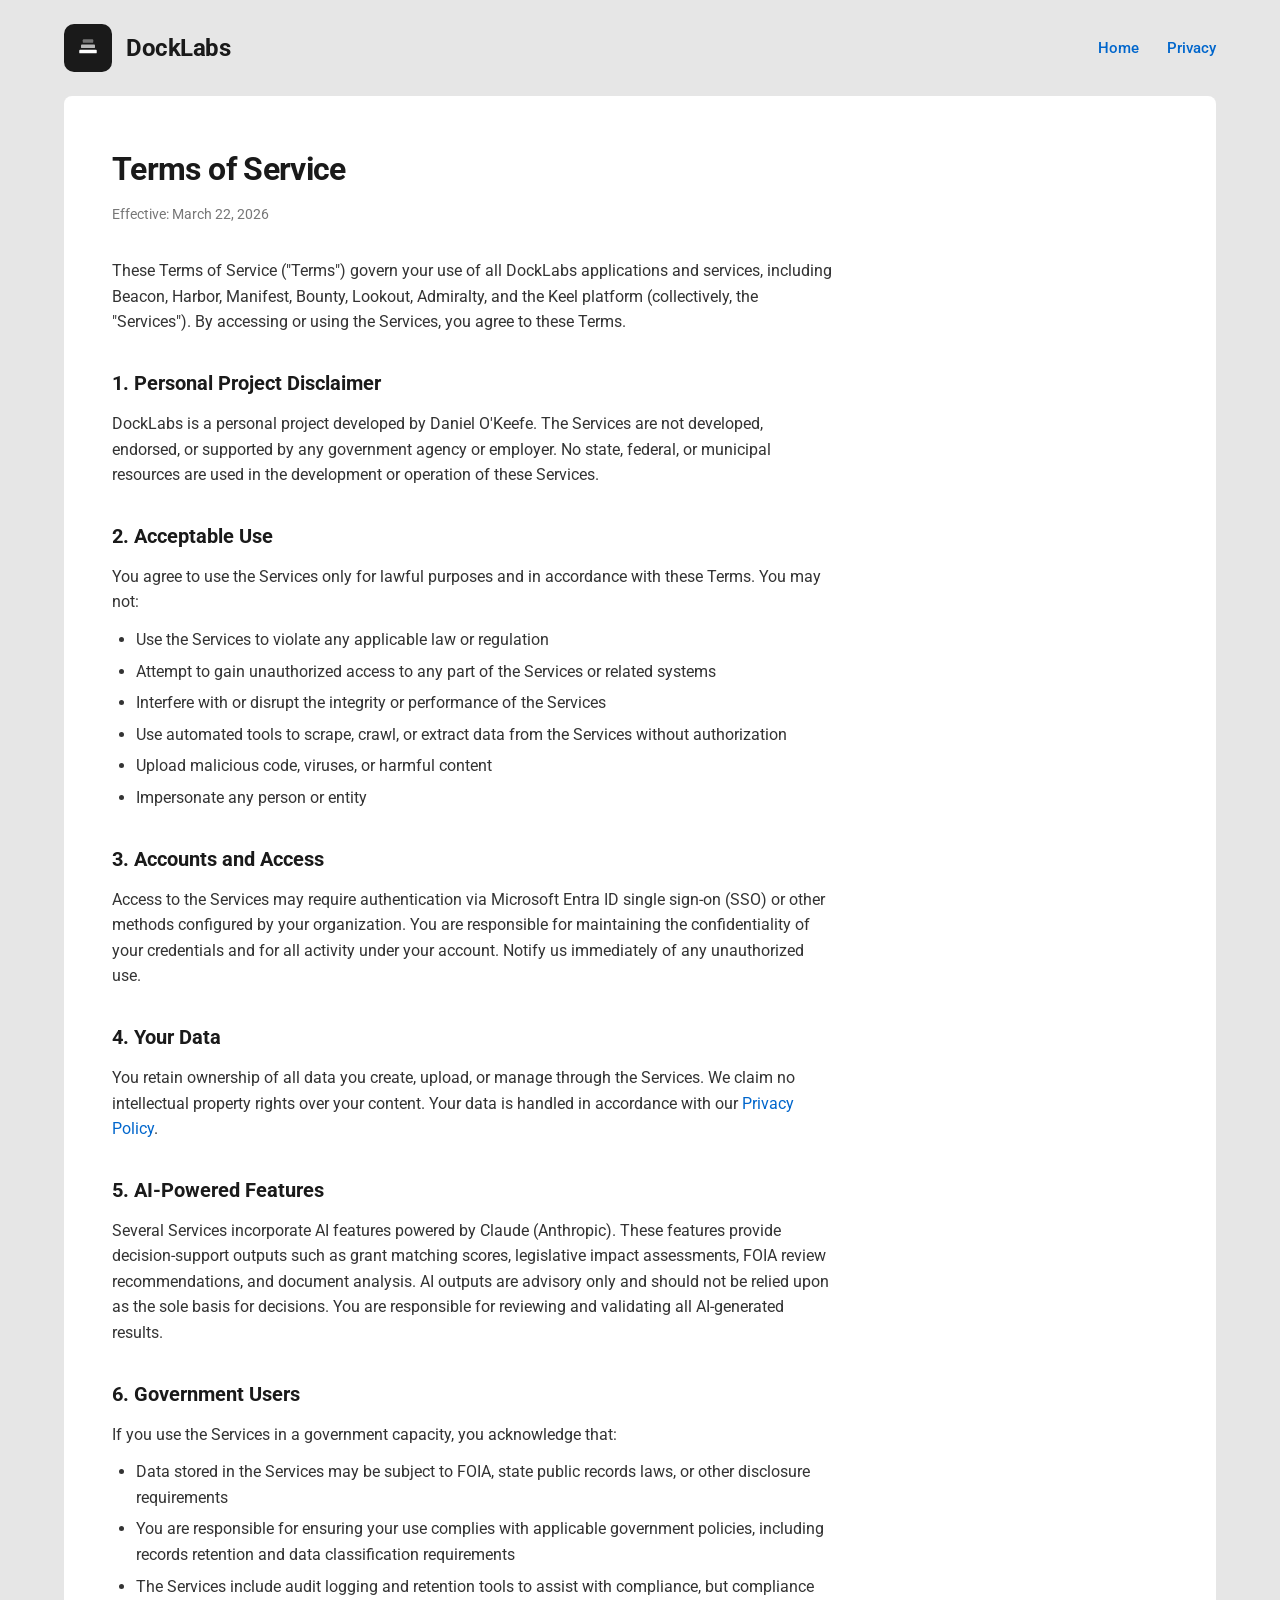
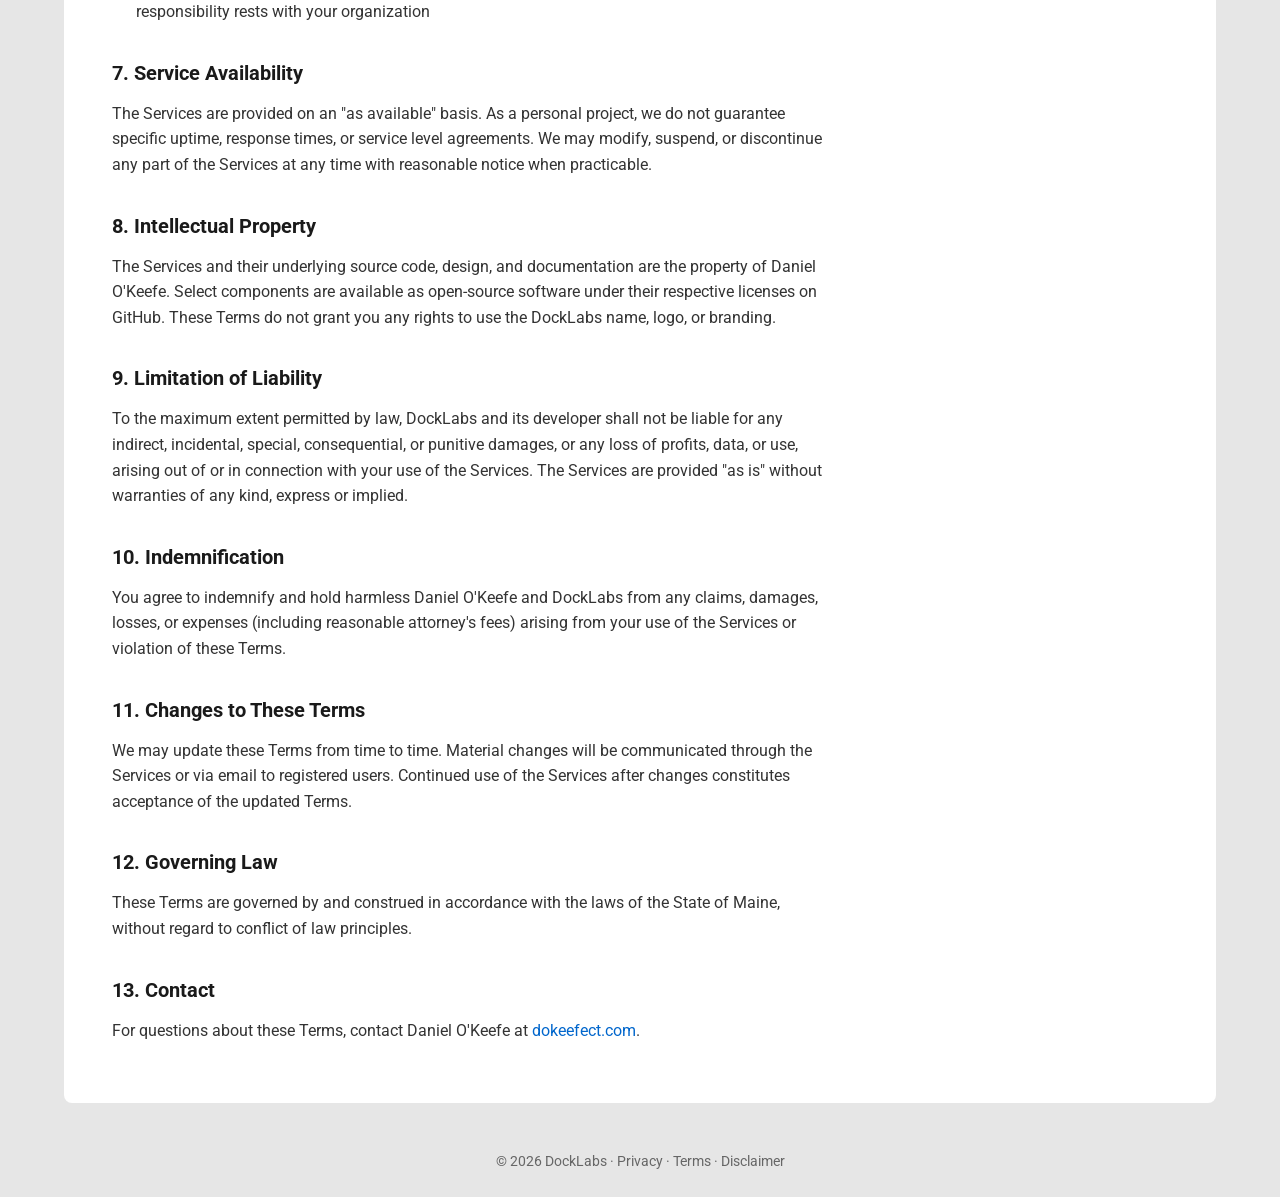
<file: terms.html>
<!DOCTYPE html>
<html lang="en">
<head>
  <meta charset="UTF-8">
  <meta name="viewport" content="width=device-width, initial-scale=1.0">
  <title>Terms of Service — DockLabs</title>
  <link rel="icon" type="image/svg+xml" href="/favicon.svg">
  <link rel="preconnect" href="https://fonts.googleapis.com">
  <link rel="preconnect" href="https://fonts.gstatic.com" crossorigin>
  <link href="https://fonts.googleapis.com/css2?family=Roboto:wght@400;500;700&display=swap" rel="stylesheet">
  <style>
    *, *::before, *::after { box-sizing: border-box; margin: 0; padding: 0; }
    body {
      font-family: 'Roboto', sans-serif;
      background: #e6e6e6;
      color: #1a1a1a;
      line-height: 1.6;
      -webkit-font-smoothing: antialiased;
    }
    a { color: #0066cc; text-decoration: none; }
    a:hover { text-decoration: underline; }
    .wrapper { max-width: 1200px; margin: 0 auto; padding: 0 24px; }
    header { padding: 24px 0; }
    .header-inner { display: flex; align-items: center; justify-content: space-between; flex-wrap: wrap; gap: 16px; }
    .brand { display: flex; align-items: center; gap: 14px; color: inherit; text-decoration: none; }
    .brand:hover { text-decoration: none; }
    .brand-icon { width: 48px; height: 48px; background: #1a1a1a; border-radius: 10px; display: flex; align-items: center; justify-content: center; }
    .brand-icon svg { width: 28px; height: 28px; }
    .brand-name { font-size: 1.5rem; font-weight: 700; letter-spacing: -0.02em; }
    nav { display: flex; gap: 28px; }
    nav a { font-size: 0.95rem; font-weight: 500; }
    .content { background: #fff; border-radius: 8px; padding: 48px; margin-bottom: 24px; }
    .content h1 { font-size: 2rem; font-weight: 700; letter-spacing: -0.02em; margin-bottom: 8px; }
    .content .effective { font-size: 0.9rem; color: #777; margin-bottom: 32px; }
    .content h2 { font-size: 1.25rem; font-weight: 700; margin-top: 32px; margin-bottom: 12px; }
    .content p, .content li { color: #333; max-width: 720px; margin-bottom: 12px; }
    .content ul { padding-left: 24px; margin-bottom: 12px; }
    .content li { margin-bottom: 6px; }
    footer { padding: 24px 0; text-align: center; font-size: 0.85rem; color: #666; }
    footer a { color: #666; }
    @media (max-width: 640px) { .content { padding: 32px 20px; } }
  </style>
</head>
<body>

  <header>
    <div class="wrapper">
      <div class="header-inner">
        <a href="/" class="brand">
          <div class="brand-icon">
            <svg viewBox="0 0 32 32" fill="none"><rect x="6" y="18" width="20" height="4" rx="1" fill="#fff"/><rect x="8" y="12" width="16" height="4" rx="1" fill="#fff" opacity=".7"/><rect x="10" y="6" width="12" height="4" rx="1" fill="#fff" opacity=".4"/></svg>
          </div>
          <span class="brand-name">DockLabs</span>
        </a>
        <nav>
          <a href="/">Home</a>
          <a href="/privacy.html">Privacy</a>
        </nav>
      </div>
    </div>
  </header>

  <main class="wrapper">
    <div class="content">
      <h1>Terms of Service</h1>
      <p class="effective">Effective: March 22, 2026</p>

      <p>These Terms of Service ("Terms") govern your use of all DockLabs applications and services, including Beacon, Harbor, Manifest, Bounty, Lookout, Admiralty, and the Keel platform (collectively, the "Services"). By accessing or using the Services, you agree to these Terms.</p>

      <h2>1. Personal Project Disclaimer</h2>
      <p>DockLabs is a personal project developed by Daniel O'Keefe. The Services are not developed, endorsed, or supported by any government agency or employer. No state, federal, or municipal resources are used in the development or operation of these Services.</p>

      <h2>2. Acceptable Use</h2>
      <p>You agree to use the Services only for lawful purposes and in accordance with these Terms. You may not:</p>
      <ul>
        <li>Use the Services to violate any applicable law or regulation</li>
        <li>Attempt to gain unauthorized access to any part of the Services or related systems</li>
        <li>Interfere with or disrupt the integrity or performance of the Services</li>
        <li>Use automated tools to scrape, crawl, or extract data from the Services without authorization</li>
        <li>Upload malicious code, viruses, or harmful content</li>
        <li>Impersonate any person or entity</li>
      </ul>

      <h2>3. Accounts and Access</h2>
      <p>Access to the Services may require authentication via Microsoft Entra ID single sign-on (SSO) or other methods configured by your organization. You are responsible for maintaining the confidentiality of your credentials and for all activity under your account. Notify us immediately of any unauthorized use.</p>

      <h2>4. Your Data</h2>
      <p>You retain ownership of all data you create, upload, or manage through the Services. We claim no intellectual property rights over your content. Your data is handled in accordance with our <a href="/privacy.html">Privacy Policy</a>.</p>

      <h2>5. AI-Powered Features</h2>
      <p>Several Services incorporate AI features powered by Claude (Anthropic). These features provide decision-support outputs such as grant matching scores, legislative impact assessments, FOIA review recommendations, and document analysis. AI outputs are advisory only and should not be relied upon as the sole basis for decisions. You are responsible for reviewing and validating all AI-generated results.</p>

      <h2>6. Government Users</h2>
      <p>If you use the Services in a government capacity, you acknowledge that:</p>
      <ul>
        <li>Data stored in the Services may be subject to FOIA, state public records laws, or other disclosure requirements</li>
        <li>You are responsible for ensuring your use complies with applicable government policies, including records retention and data classification requirements</li>
        <li>The Services include audit logging and retention tools to assist with compliance, but compliance responsibility rests with your organization</li>
      </ul>

      <h2>7. Service Availability</h2>
      <p>The Services are provided on an "as available" basis. As a personal project, we do not guarantee specific uptime, response times, or service level agreements. We may modify, suspend, or discontinue any part of the Services at any time with reasonable notice when practicable.</p>

      <h2>8. Intellectual Property</h2>
      <p>The Services and their underlying source code, design, and documentation are the property of Daniel O'Keefe. Select components are available as open-source software under their respective licenses on GitHub. These Terms do not grant you any rights to use the DockLabs name, logo, or branding.</p>

      <h2>9. Limitation of Liability</h2>
      <p>To the maximum extent permitted by law, DockLabs and its developer shall not be liable for any indirect, incidental, special, consequential, or punitive damages, or any loss of profits, data, or use, arising out of or in connection with your use of the Services. The Services are provided "as is" without warranties of any kind, express or implied.</p>

      <h2>10. Indemnification</h2>
      <p>You agree to indemnify and hold harmless Daniel O'Keefe and DockLabs from any claims, damages, losses, or expenses (including reasonable attorney's fees) arising from your use of the Services or violation of these Terms.</p>

      <h2>11. Changes to These Terms</h2>
      <p>We may update these Terms from time to time. Material changes will be communicated through the Services or via email to registered users. Continued use of the Services after changes constitutes acceptance of the updated Terms.</p>

      <h2>12. Governing Law</h2>
      <p>These Terms are governed by and construed in accordance with the laws of the State of Maine, without regard to conflict of law principles.</p>

      <h2>13. Contact</h2>
      <p>For questions about these Terms, contact Daniel O'Keefe at <a href="https://dokeefect.com">dokeefect.com</a>.</p>
    </div>
  </main>

  <footer>
    <div class="wrapper">
      &copy; 2026 DockLabs &middot; <a href="/privacy.html">Privacy</a> &middot; <a href="/terms.html">Terms</a> &middot; <a href="https://dokeefect.com/disclaimer/">Disclaimer</a>
    </div>
  </footer>

</body>
</html>
</file>
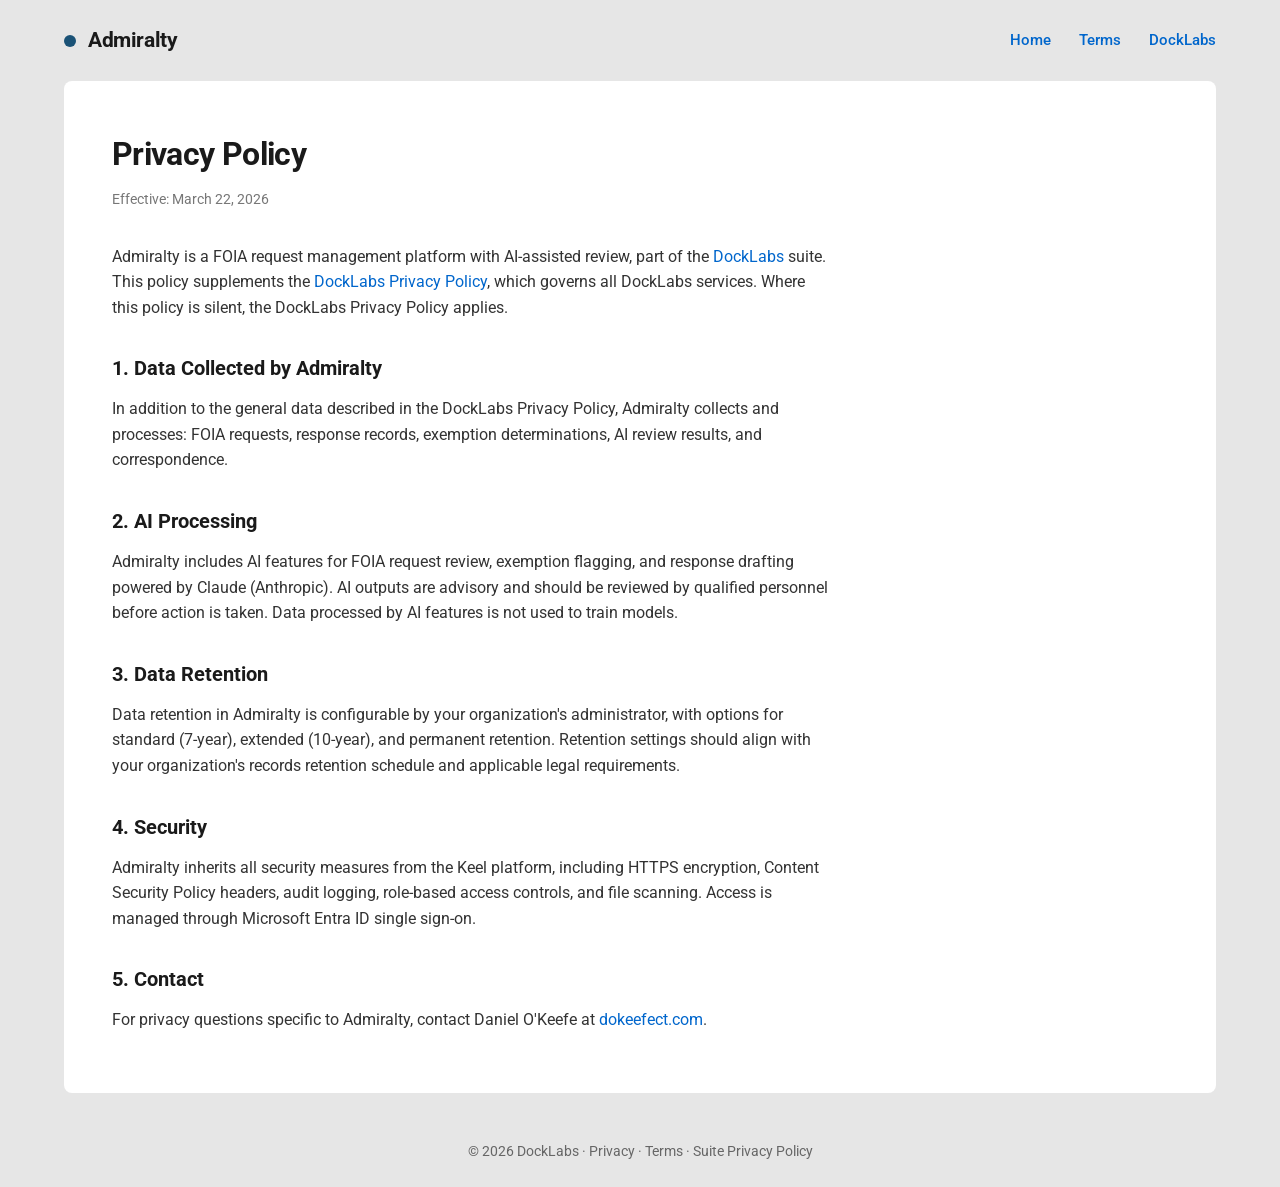
<file: admiralty/privacy.html>
<!DOCTYPE html>
<html lang="en">
<head>
  <meta charset="UTF-8">
  <meta name="viewport" content="width=device-width, initial-scale=1.0">
  <title>Privacy Policy — Admiralty</title>
  <link rel="icon" type="image/svg+xml" href="https://docklabs.ai/favicon.svg">
  <link href="https://fonts.googleapis.com/css2?family=Roboto:wght@400;500;700&display=swap" rel="stylesheet">
  <style>
    *, *::before, *::after { box-sizing: border-box; margin: 0; padding: 0; }
    body { font-family: 'Roboto', sans-serif; background: #e6e6e6; color: #1a1a1a; line-height: 1.6; -webkit-font-smoothing: antialiased; }
    a { color: #0066cc; text-decoration: none; }
    a:hover { text-decoration: underline; }
    .wrapper { max-width: 1200px; margin: 0 auto; padding: 0 24px; }
    header { padding: 24px 0; }
    .header-inner { display: flex; align-items: center; justify-content: space-between; flex-wrap: wrap; gap: 16px; }
    .brand { display: flex; align-items: center; gap: 12px; color: inherit; text-decoration: none; }
    .brand:hover { text-decoration: none; }
    .brand-dot { width: 12px; height: 12px; border-radius: 50%; background: #1a5276; }
    .brand-name { font-size: 1.3rem; font-weight: 700; letter-spacing: -0.02em; }
    nav { display: flex; gap: 28px; }
    nav a { font-size: 0.95rem; font-weight: 500; }
    .content { background: #fff; border-radius: 8px; padding: 48px; margin-bottom: 24px; }
    .content h1 { font-size: 2rem; font-weight: 700; letter-spacing: -0.02em; margin-bottom: 8px; }
    .content .effective { font-size: 0.9rem; color: #777; margin-bottom: 32px; }
    .content h2 { font-size: 1.25rem; font-weight: 700; margin-top: 32px; margin-bottom: 12px; }
    .content p, .content li { color: #333; max-width: 720px; margin-bottom: 12px; }
    .content ul { padding-left: 24px; margin-bottom: 12px; }
    .content li { margin-bottom: 6px; }
    footer { padding: 24px 0; text-align: center; font-size: 0.85rem; color: #666; }
    footer a { color: #666; }
    @media (max-width: 640px) { .content { padding: 32px 20px; } }
  </style>
</head>
<body>
  <header>
    <div class="wrapper">
      <div class="header-inner">
        <a href="https://admiralty.docklabs.ai" class="brand">
          <div class="brand-dot"></div>
          <span class="brand-name">Admiralty</span>
        </a>
        <nav>
          <a href="https://admiralty.docklabs.ai">Home</a>
          <a href="https://admiralty.docklabs.ai/terms.html">Terms</a>
          <a href="https://docklabs.ai">DockLabs</a>
        </nav>
      </div>
    </div>
  </header>
  <main class="wrapper">
    <div class="content">
      <h1>Privacy Policy</h1>
      <p class="effective">Effective: March 22, 2026</p>
      <p>Admiralty is a FOIA request management platform with AI-assisted review, part of the <a href="https://docklabs.ai">DockLabs</a> suite. This policy supplements the <a href="https://docklabs.ai/privacy.html">DockLabs Privacy Policy</a>, which governs all DockLabs services. Where this policy is silent, the DockLabs Privacy Policy applies.</p>
      <h2>1. Data Collected by Admiralty</h2>
      <p>In addition to the general data described in the DockLabs Privacy Policy, Admiralty collects and processes: FOIA requests, response records, exemption determinations, AI review results, and correspondence.</p>
      <h2>2. AI Processing</h2>
      <p>Admiralty includes AI features for FOIA request review, exemption flagging, and response drafting powered by Claude (Anthropic). AI outputs are advisory and should be reviewed by qualified personnel before action is taken. Data processed by AI features is not used to train models.</p>
      <h2>3. Data Retention</h2>
      <p>Data retention in Admiralty is configurable by your organization's administrator, with options for standard (7-year), extended (10-year), and permanent retention. Retention settings should align with your organization's records retention schedule and applicable legal requirements.</p>
      <h2>4. Security</h2>
      <p>Admiralty inherits all security measures from the Keel platform, including HTTPS encryption, Content Security Policy headers, audit logging, role-based access controls, and file scanning. Access is managed through Microsoft Entra ID single sign-on.</p>
      <h2>5. Contact</h2>
      <p>For privacy questions specific to Admiralty, contact Daniel O'Keefe at <a href="https://dokeefect.com">dokeefect.com</a>.</p>
    </div>
  </main>
  <footer>
    <div class="wrapper">
      &copy; 2026 <a href="https://docklabs.ai">DockLabs</a> &middot; <a href="https://admiralty.docklabs.ai/privacy.html">Privacy</a> &middot; <a href="https://admiralty.docklabs.ai/terms.html">Terms</a> &middot; <a href="https://docklabs.ai/privacy.html">Suite Privacy Policy</a>
    </div>
  </footer>
</body>
</html>
</file>
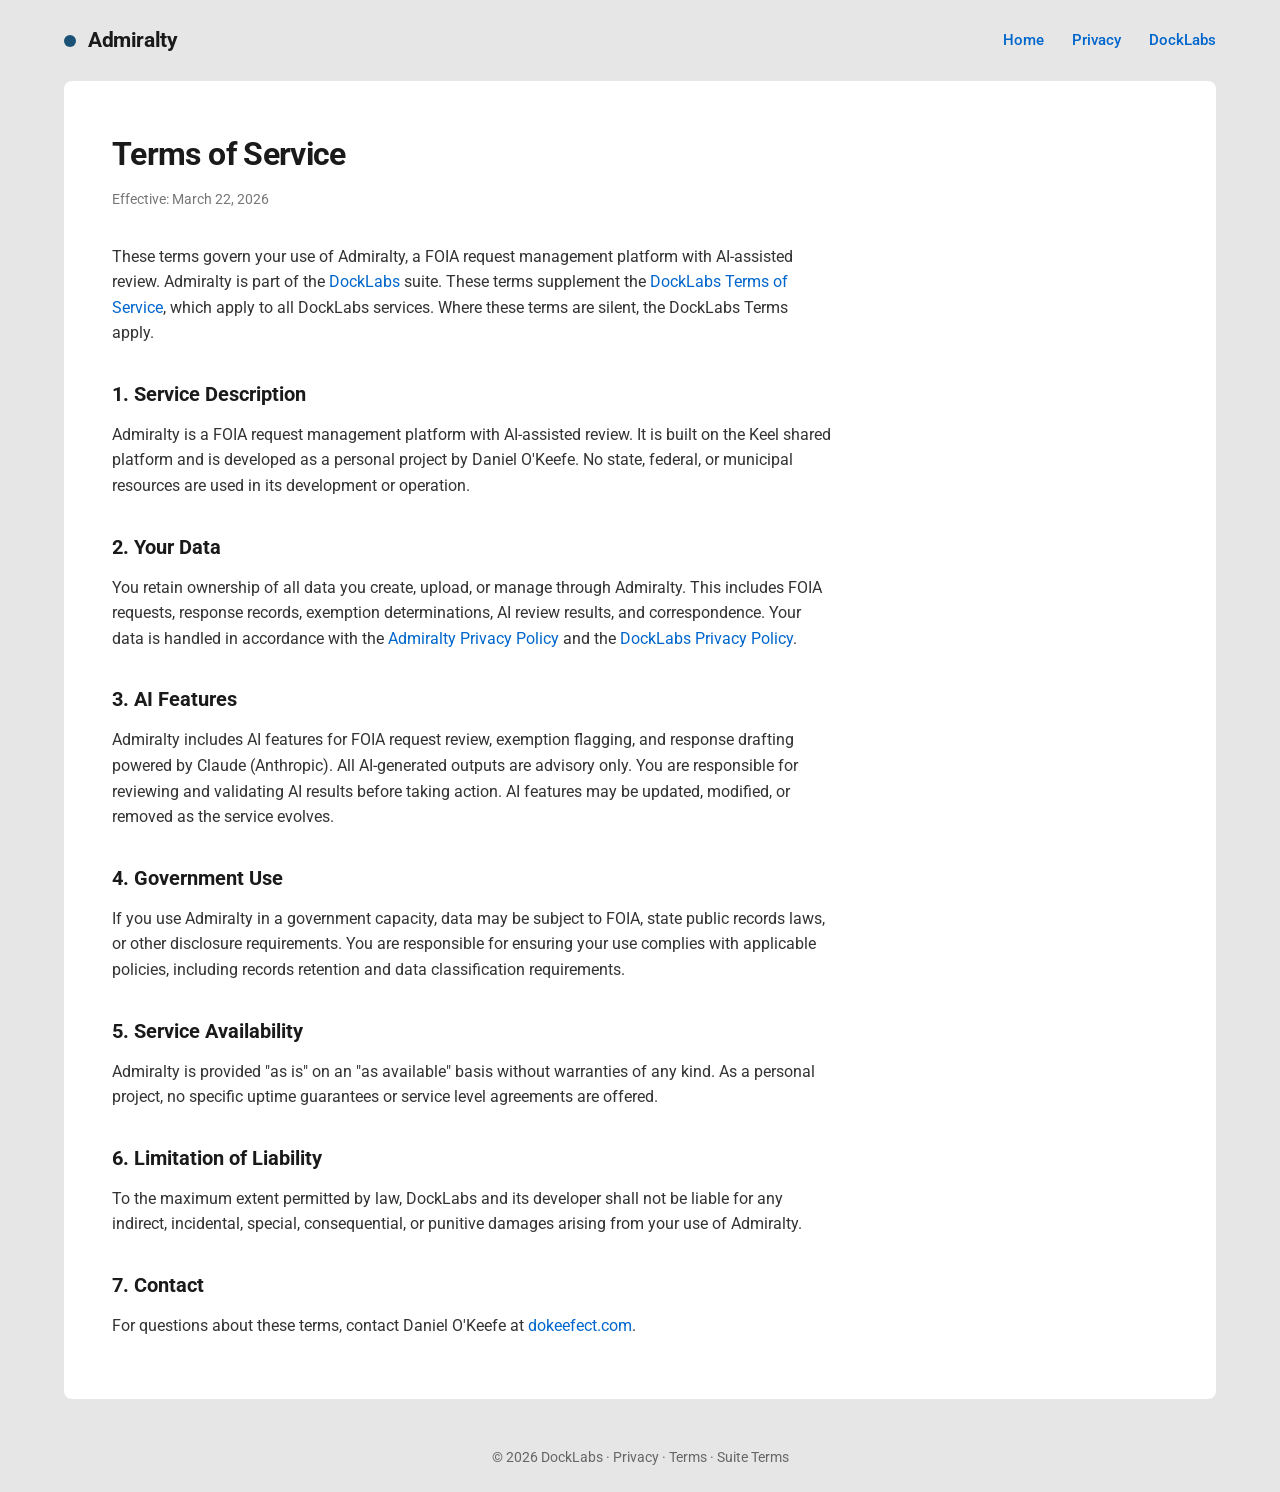
<file: admiralty/terms.html>
<!DOCTYPE html>
<html lang="en">
<head>
  <meta charset="UTF-8">
  <meta name="viewport" content="width=device-width, initial-scale=1.0">
  <title>Terms of Service — Admiralty</title>
  <link rel="icon" type="image/svg+xml" href="https://docklabs.ai/favicon.svg">
  <link href="https://fonts.googleapis.com/css2?family=Roboto:wght@400;500;700&display=swap" rel="stylesheet">
  <style>
    *, *::before, *::after { box-sizing: border-box; margin: 0; padding: 0; }
    body { font-family: 'Roboto', sans-serif; background: #e6e6e6; color: #1a1a1a; line-height: 1.6; -webkit-font-smoothing: antialiased; }
    a { color: #0066cc; text-decoration: none; }
    a:hover { text-decoration: underline; }
    .wrapper { max-width: 1200px; margin: 0 auto; padding: 0 24px; }
    header { padding: 24px 0; }
    .header-inner { display: flex; align-items: center; justify-content: space-between; flex-wrap: wrap; gap: 16px; }
    .brand { display: flex; align-items: center; gap: 12px; color: inherit; text-decoration: none; }
    .brand:hover { text-decoration: none; }
    .brand-dot { width: 12px; height: 12px; border-radius: 50%; background: #1a5276; }
    .brand-name { font-size: 1.3rem; font-weight: 700; letter-spacing: -0.02em; }
    nav { display: flex; gap: 28px; }
    nav a { font-size: 0.95rem; font-weight: 500; }
    .content { background: #fff; border-radius: 8px; padding: 48px; margin-bottom: 24px; }
    .content h1 { font-size: 2rem; font-weight: 700; letter-spacing: -0.02em; margin-bottom: 8px; }
    .content .effective { font-size: 0.9rem; color: #777; margin-bottom: 32px; }
    .content h2 { font-size: 1.25rem; font-weight: 700; margin-top: 32px; margin-bottom: 12px; }
    .content p, .content li { color: #333; max-width: 720px; margin-bottom: 12px; }
    .content ul { padding-left: 24px; margin-bottom: 12px; }
    .content li { margin-bottom: 6px; }
    footer { padding: 24px 0; text-align: center; font-size: 0.85rem; color: #666; }
    footer a { color: #666; }
    @media (max-width: 640px) { .content { padding: 32px 20px; } }
  </style>
</head>
<body>
  <header>
    <div class="wrapper">
      <div class="header-inner">
        <a href="https://admiralty.docklabs.ai" class="brand">
          <div class="brand-dot"></div>
          <span class="brand-name">Admiralty</span>
        </a>
        <nav>
          <a href="https://admiralty.docklabs.ai">Home</a>
          <a href="https://admiralty.docklabs.ai/privacy.html">Privacy</a>
          <a href="https://docklabs.ai">DockLabs</a>
        </nav>
      </div>
    </div>
  </header>
  <main class="wrapper">
    <div class="content">
      <h1>Terms of Service</h1>
      <p class="effective">Effective: March 22, 2026</p>
      <p>These terms govern your use of Admiralty, a FOIA request management platform with AI-assisted review. Admiralty is part of the <a href="https://docklabs.ai">DockLabs</a> suite. These terms supplement the <a href="https://docklabs.ai/terms.html">DockLabs Terms of Service</a>, which apply to all DockLabs services. Where these terms are silent, the DockLabs Terms apply.</p>
      <h2>1. Service Description</h2>
      <p>Admiralty is a FOIA request management platform with AI-assisted review. It is built on the Keel shared platform and is developed as a personal project by Daniel O'Keefe. No state, federal, or municipal resources are used in its development or operation.</p>
      <h2>2. Your Data</h2>
      <p>You retain ownership of all data you create, upload, or manage through Admiralty. This includes FOIA requests, response records, exemption determinations, AI review results, and correspondence. Your data is handled in accordance with the <a href="https://admiralty.docklabs.ai/privacy.html">Admiralty Privacy Policy</a> and the <a href="https://docklabs.ai/privacy.html">DockLabs Privacy Policy</a>.</p>
      <h2>3. AI Features</h2>
      <p>Admiralty includes AI features for FOIA request review, exemption flagging, and response drafting powered by Claude (Anthropic). All AI-generated outputs are advisory only. You are responsible for reviewing and validating AI results before taking action. AI features may be updated, modified, or removed as the service evolves.</p>
      <h2>4. Government Use</h2>
      <p>If you use Admiralty in a government capacity, data may be subject to FOIA, state public records laws, or other disclosure requirements. You are responsible for ensuring your use complies with applicable policies, including records retention and data classification requirements.</p>
      <h2>5. Service Availability</h2>
      <p>Admiralty is provided "as is" on an "as available" basis without warranties of any kind. As a personal project, no specific uptime guarantees or service level agreements are offered.</p>
      <h2>6. Limitation of Liability</h2>
      <p>To the maximum extent permitted by law, DockLabs and its developer shall not be liable for any indirect, incidental, special, consequential, or punitive damages arising from your use of Admiralty.</p>
      <h2>7. Contact</h2>
      <p>For questions about these terms, contact Daniel O'Keefe at <a href="https://dokeefect.com">dokeefect.com</a>.</p>
    </div>
  </main>
  <footer>
    <div class="wrapper">
      &copy; 2026 <a href="https://docklabs.ai">DockLabs</a> &middot; <a href="https://admiralty.docklabs.ai/privacy.html">Privacy</a> &middot; <a href="https://admiralty.docklabs.ai/terms.html">Terms</a> &middot; <a href="https://docklabs.ai/terms.html">Suite Terms</a>
    </div>
  </footer>
</body>
</html>
</file>
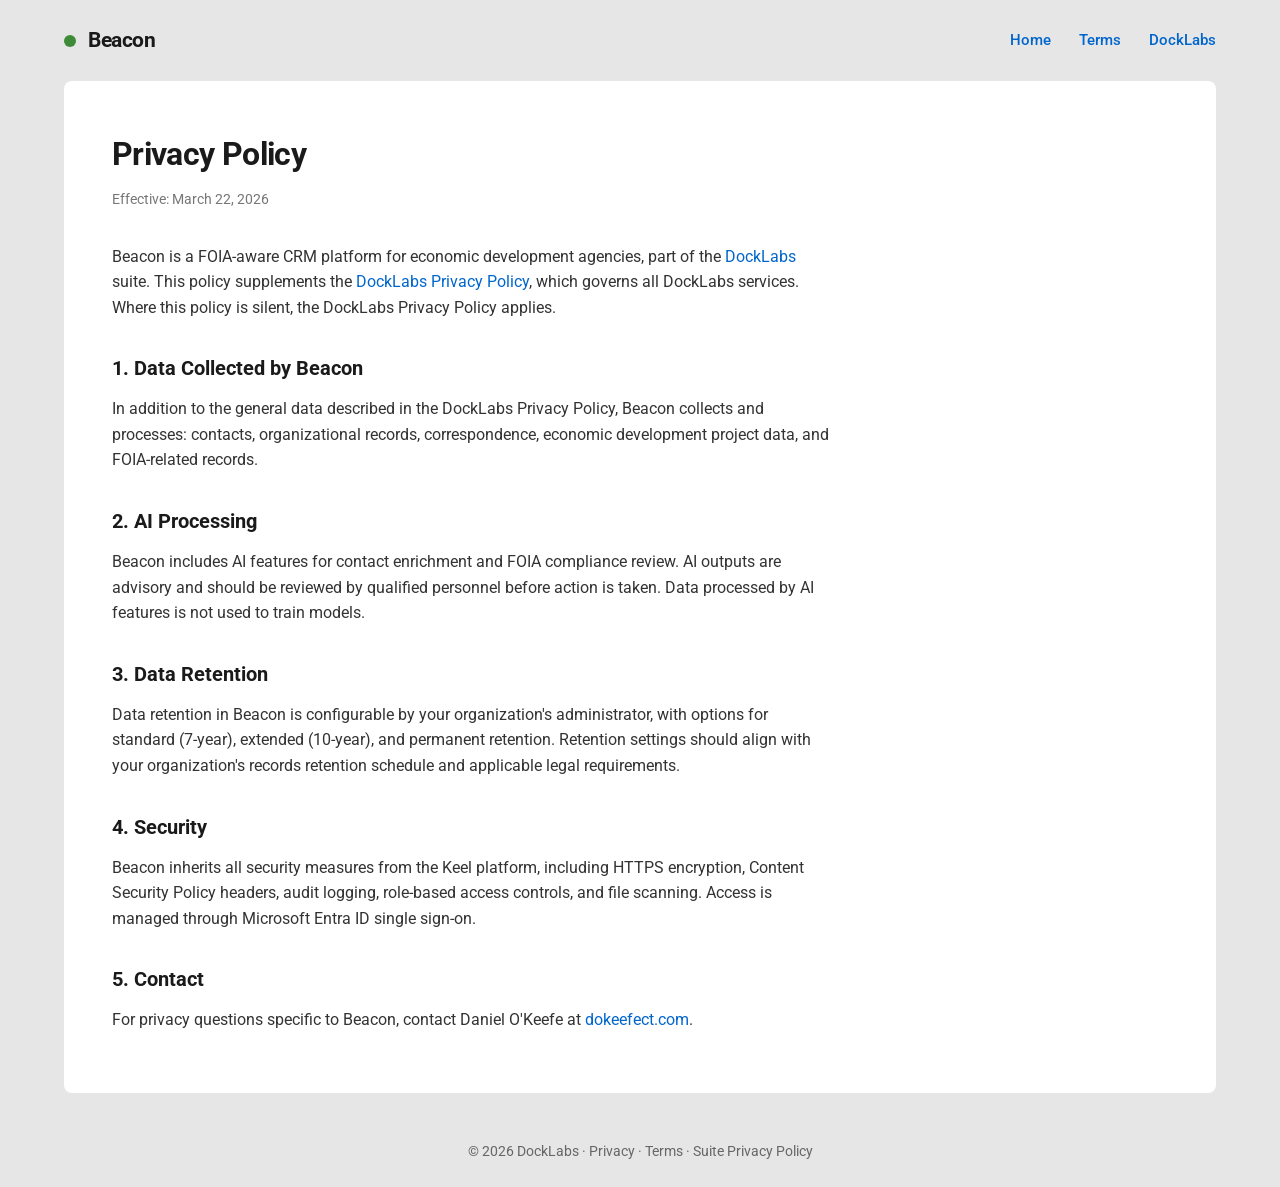
<file: beacon/privacy.html>
<!DOCTYPE html>
<html lang="en">
<head>
  <meta charset="UTF-8">
  <meta name="viewport" content="width=device-width, initial-scale=1.0">
  <title>Privacy Policy — Beacon</title>
  <link rel="icon" type="image/svg+xml" href="https://docklabs.ai/favicon.svg">
  <link href="https://fonts.googleapis.com/css2?family=Roboto:wght@400;500;700&display=swap" rel="stylesheet">
  <style>
    *, *::before, *::after { box-sizing: border-box; margin: 0; padding: 0; }
    body { font-family: 'Roboto', sans-serif; background: #e6e6e6; color: #1a1a1a; line-height: 1.6; -webkit-font-smoothing: antialiased; }
    a { color: #0066cc; text-decoration: none; }
    a:hover { text-decoration: underline; }
    .wrapper { max-width: 1200px; margin: 0 auto; padding: 0 24px; }
    header { padding: 24px 0; }
    .header-inner { display: flex; align-items: center; justify-content: space-between; flex-wrap: wrap; gap: 16px; }
    .brand { display: flex; align-items: center; gap: 12px; color: inherit; text-decoration: none; }
    .brand:hover { text-decoration: none; }
    .brand-dot { width: 12px; height: 12px; border-radius: 50%; background: #3d8b37; }
    .brand-name { font-size: 1.3rem; font-weight: 700; letter-spacing: -0.02em; }
    nav { display: flex; gap: 28px; }
    nav a { font-size: 0.95rem; font-weight: 500; }
    .content { background: #fff; border-radius: 8px; padding: 48px; margin-bottom: 24px; }
    .content h1 { font-size: 2rem; font-weight: 700; letter-spacing: -0.02em; margin-bottom: 8px; }
    .content .effective { font-size: 0.9rem; color: #777; margin-bottom: 32px; }
    .content h2 { font-size: 1.25rem; font-weight: 700; margin-top: 32px; margin-bottom: 12px; }
    .content p, .content li { color: #333; max-width: 720px; margin-bottom: 12px; }
    .content ul { padding-left: 24px; margin-bottom: 12px; }
    .content li { margin-bottom: 6px; }
    footer { padding: 24px 0; text-align: center; font-size: 0.85rem; color: #666; }
    footer a { color: #666; }
    @media (max-width: 640px) { .content { padding: 32px 20px; } }
  </style>
</head>
<body>
  <header>
    <div class="wrapper">
      <div class="header-inner">
        <a href="https://beacon.docklabs.ai" class="brand">
          <div class="brand-dot"></div>
          <span class="brand-name">Beacon</span>
        </a>
        <nav>
          <a href="https://beacon.docklabs.ai">Home</a>
          <a href="https://beacon.docklabs.ai/terms.html">Terms</a>
          <a href="https://docklabs.ai">DockLabs</a>
        </nav>
      </div>
    </div>
  </header>
  <main class="wrapper">
    <div class="content">
      <h1>Privacy Policy</h1>
      <p class="effective">Effective: March 22, 2026</p>
      <p>Beacon is a FOIA-aware CRM platform for economic development agencies, part of the <a href="https://docklabs.ai">DockLabs</a> suite. This policy supplements the <a href="https://docklabs.ai/privacy.html">DockLabs Privacy Policy</a>, which governs all DockLabs services. Where this policy is silent, the DockLabs Privacy Policy applies.</p>
      <h2>1. Data Collected by Beacon</h2>
      <p>In addition to the general data described in the DockLabs Privacy Policy, Beacon collects and processes: contacts, organizational records, correspondence, economic development project data, and FOIA-related records.</p>
      <h2>2. AI Processing</h2>
      <p>Beacon includes AI features for contact enrichment and FOIA compliance review. AI outputs are advisory and should be reviewed by qualified personnel before action is taken. Data processed by AI features is not used to train models.</p>
      <h2>3. Data Retention</h2>
      <p>Data retention in Beacon is configurable by your organization's administrator, with options for standard (7-year), extended (10-year), and permanent retention. Retention settings should align with your organization's records retention schedule and applicable legal requirements.</p>
      <h2>4. Security</h2>
      <p>Beacon inherits all security measures from the Keel platform, including HTTPS encryption, Content Security Policy headers, audit logging, role-based access controls, and file scanning. Access is managed through Microsoft Entra ID single sign-on.</p>
      <h2>5. Contact</h2>
      <p>For privacy questions specific to Beacon, contact Daniel O'Keefe at <a href="https://dokeefect.com">dokeefect.com</a>.</p>
    </div>
  </main>
  <footer>
    <div class="wrapper">
      &copy; 2026 <a href="https://docklabs.ai">DockLabs</a> &middot; <a href="https://beacon.docklabs.ai/privacy.html">Privacy</a> &middot; <a href="https://beacon.docklabs.ai/terms.html">Terms</a> &middot; <a href="https://docklabs.ai/privacy.html">Suite Privacy Policy</a>
    </div>
  </footer>
</body>
</html>
</file>
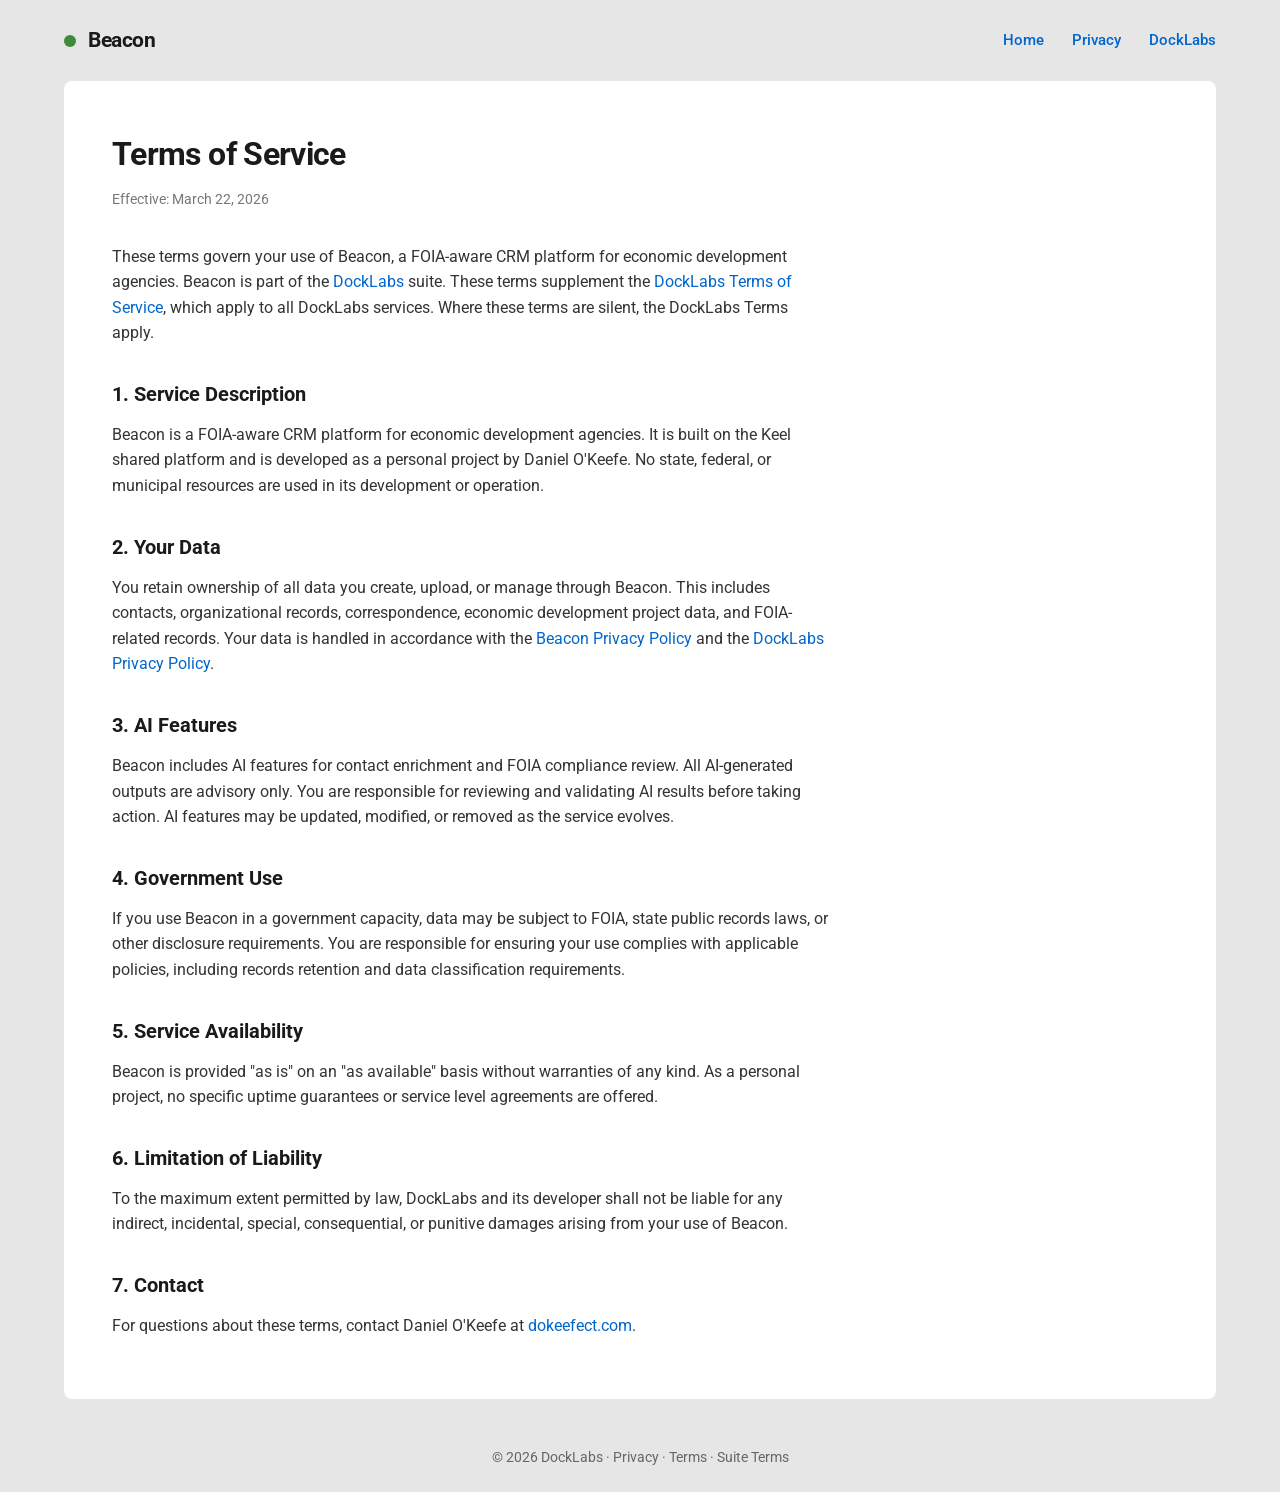
<file: beacon/terms.html>
<!DOCTYPE html>
<html lang="en">
<head>
  <meta charset="UTF-8">
  <meta name="viewport" content="width=device-width, initial-scale=1.0">
  <title>Terms of Service — Beacon</title>
  <link rel="icon" type="image/svg+xml" href="https://docklabs.ai/favicon.svg">
  <link href="https://fonts.googleapis.com/css2?family=Roboto:wght@400;500;700&display=swap" rel="stylesheet">
  <style>
    *, *::before, *::after { box-sizing: border-box; margin: 0; padding: 0; }
    body { font-family: 'Roboto', sans-serif; background: #e6e6e6; color: #1a1a1a; line-height: 1.6; -webkit-font-smoothing: antialiased; }
    a { color: #0066cc; text-decoration: none; }
    a:hover { text-decoration: underline; }
    .wrapper { max-width: 1200px; margin: 0 auto; padding: 0 24px; }
    header { padding: 24px 0; }
    .header-inner { display: flex; align-items: center; justify-content: space-between; flex-wrap: wrap; gap: 16px; }
    .brand { display: flex; align-items: center; gap: 12px; color: inherit; text-decoration: none; }
    .brand:hover { text-decoration: none; }
    .brand-dot { width: 12px; height: 12px; border-radius: 50%; background: #3d8b37; }
    .brand-name { font-size: 1.3rem; font-weight: 700; letter-spacing: -0.02em; }
    nav { display: flex; gap: 28px; }
    nav a { font-size: 0.95rem; font-weight: 500; }
    .content { background: #fff; border-radius: 8px; padding: 48px; margin-bottom: 24px; }
    .content h1 { font-size: 2rem; font-weight: 700; letter-spacing: -0.02em; margin-bottom: 8px; }
    .content .effective { font-size: 0.9rem; color: #777; margin-bottom: 32px; }
    .content h2 { font-size: 1.25rem; font-weight: 700; margin-top: 32px; margin-bottom: 12px; }
    .content p, .content li { color: #333; max-width: 720px; margin-bottom: 12px; }
    .content ul { padding-left: 24px; margin-bottom: 12px; }
    .content li { margin-bottom: 6px; }
    footer { padding: 24px 0; text-align: center; font-size: 0.85rem; color: #666; }
    footer a { color: #666; }
    @media (max-width: 640px) { .content { padding: 32px 20px; } }
  </style>
</head>
<body>
  <header>
    <div class="wrapper">
      <div class="header-inner">
        <a href="https://beacon.docklabs.ai" class="brand">
          <div class="brand-dot"></div>
          <span class="brand-name">Beacon</span>
        </a>
        <nav>
          <a href="https://beacon.docklabs.ai">Home</a>
          <a href="https://beacon.docklabs.ai/privacy.html">Privacy</a>
          <a href="https://docklabs.ai">DockLabs</a>
        </nav>
      </div>
    </div>
  </header>
  <main class="wrapper">
    <div class="content">
      <h1>Terms of Service</h1>
      <p class="effective">Effective: March 22, 2026</p>
      <p>These terms govern your use of Beacon, a FOIA-aware CRM platform for economic development agencies. Beacon is part of the <a href="https://docklabs.ai">DockLabs</a> suite. These terms supplement the <a href="https://docklabs.ai/terms.html">DockLabs Terms of Service</a>, which apply to all DockLabs services. Where these terms are silent, the DockLabs Terms apply.</p>
      <h2>1. Service Description</h2>
      <p>Beacon is a FOIA-aware CRM platform for economic development agencies. It is built on the Keel shared platform and is developed as a personal project by Daniel O'Keefe. No state, federal, or municipal resources are used in its development or operation.</p>
      <h2>2. Your Data</h2>
      <p>You retain ownership of all data you create, upload, or manage through Beacon. This includes contacts, organizational records, correspondence, economic development project data, and FOIA-related records. Your data is handled in accordance with the <a href="https://beacon.docklabs.ai/privacy.html">Beacon Privacy Policy</a> and the <a href="https://docklabs.ai/privacy.html">DockLabs Privacy Policy</a>.</p>
      <h2>3. AI Features</h2>
      <p>Beacon includes AI features for contact enrichment and FOIA compliance review. All AI-generated outputs are advisory only. You are responsible for reviewing and validating AI results before taking action. AI features may be updated, modified, or removed as the service evolves.</p>
      <h2>4. Government Use</h2>
      <p>If you use Beacon in a government capacity, data may be subject to FOIA, state public records laws, or other disclosure requirements. You are responsible for ensuring your use complies with applicable policies, including records retention and data classification requirements.</p>
      <h2>5. Service Availability</h2>
      <p>Beacon is provided "as is" on an "as available" basis without warranties of any kind. As a personal project, no specific uptime guarantees or service level agreements are offered.</p>
      <h2>6. Limitation of Liability</h2>
      <p>To the maximum extent permitted by law, DockLabs and its developer shall not be liable for any indirect, incidental, special, consequential, or punitive damages arising from your use of Beacon.</p>
      <h2>7. Contact</h2>
      <p>For questions about these terms, contact Daniel O'Keefe at <a href="https://dokeefect.com">dokeefect.com</a>.</p>
    </div>
  </main>
  <footer>
    <div class="wrapper">
      &copy; 2026 <a href="https://docklabs.ai">DockLabs</a> &middot; <a href="https://beacon.docklabs.ai/privacy.html">Privacy</a> &middot; <a href="https://beacon.docklabs.ai/terms.html">Terms</a> &middot; <a href="https://docklabs.ai/terms.html">Suite Terms</a>
    </div>
  </footer>
</body>
</html>
</file>
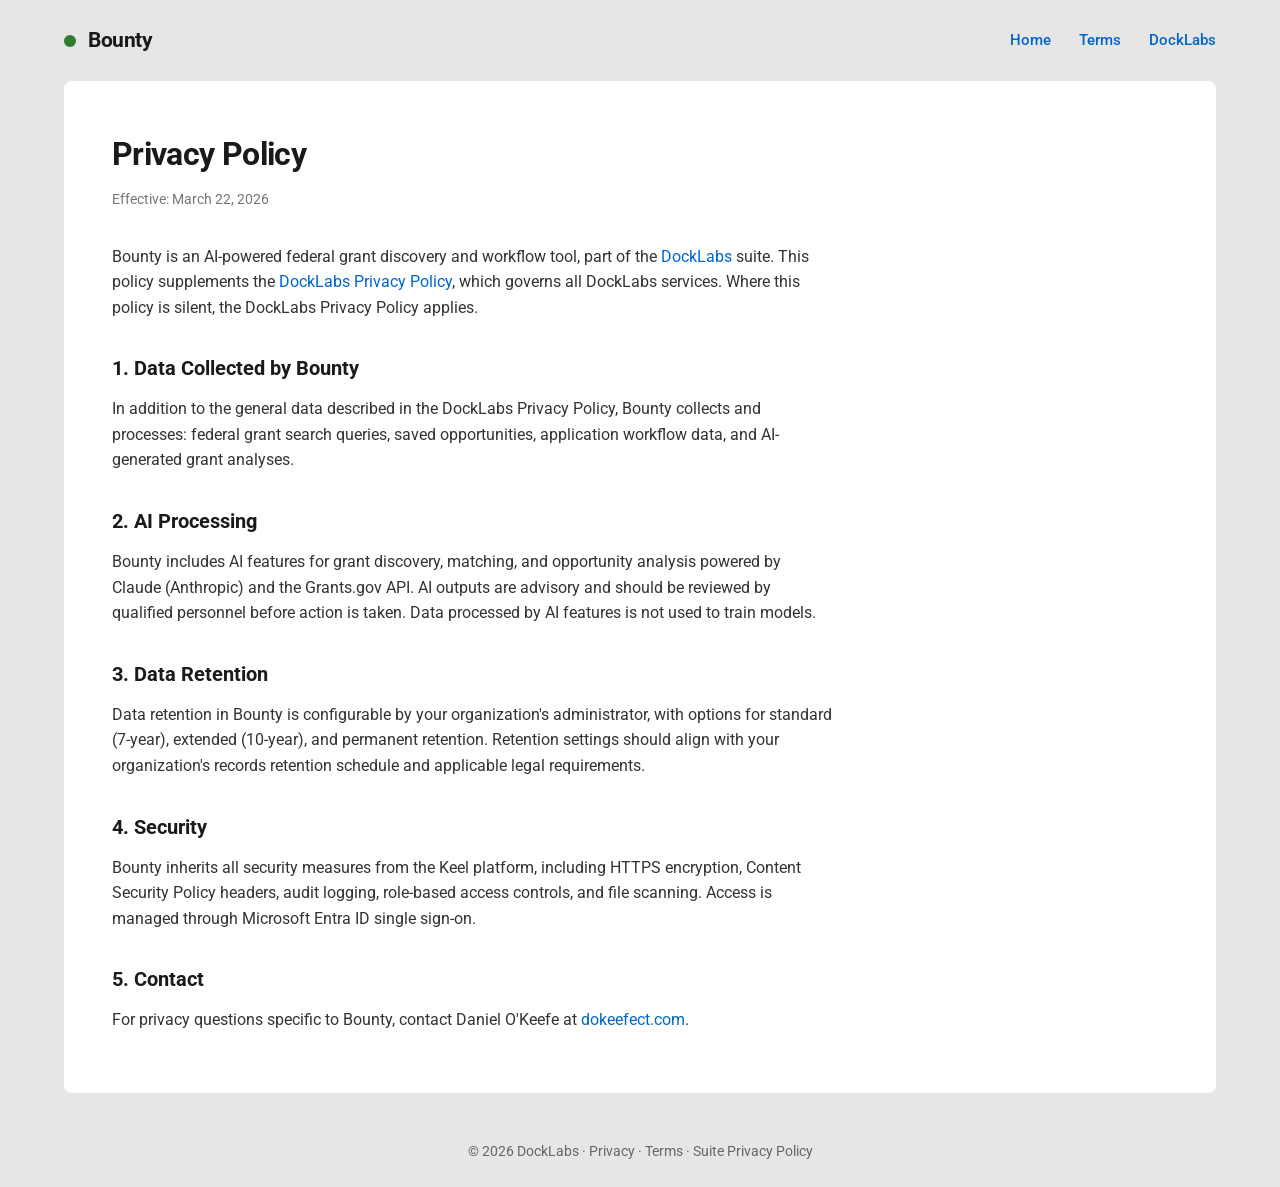
<file: bounty/privacy.html>
<!DOCTYPE html>
<html lang="en">
<head>
  <meta charset="UTF-8">
  <meta name="viewport" content="width=device-width, initial-scale=1.0">
  <title>Privacy Policy — Bounty</title>
  <link rel="icon" type="image/svg+xml" href="https://docklabs.ai/favicon.svg">
  <link href="https://fonts.googleapis.com/css2?family=Roboto:wght@400;500;700&display=swap" rel="stylesheet">
  <style>
    *, *::before, *::after { box-sizing: border-box; margin: 0; padding: 0; }
    body { font-family: 'Roboto', sans-serif; background: #e6e6e6; color: #1a1a1a; line-height: 1.6; -webkit-font-smoothing: antialiased; }
    a { color: #0066cc; text-decoration: none; }
    a:hover { text-decoration: underline; }
    .wrapper { max-width: 1200px; margin: 0 auto; padding: 0 24px; }
    header { padding: 24px 0; }
    .header-inner { display: flex; align-items: center; justify-content: space-between; flex-wrap: wrap; gap: 16px; }
    .brand { display: flex; align-items: center; gap: 12px; color: inherit; text-decoration: none; }
    .brand:hover { text-decoration: none; }
    .brand-dot { width: 12px; height: 12px; border-radius: 50%; background: #2d7d2d; }
    .brand-name { font-size: 1.3rem; font-weight: 700; letter-spacing: -0.02em; }
    nav { display: flex; gap: 28px; }
    nav a { font-size: 0.95rem; font-weight: 500; }
    .content { background: #fff; border-radius: 8px; padding: 48px; margin-bottom: 24px; }
    .content h1 { font-size: 2rem; font-weight: 700; letter-spacing: -0.02em; margin-bottom: 8px; }
    .content .effective { font-size: 0.9rem; color: #777; margin-bottom: 32px; }
    .content h2 { font-size: 1.25rem; font-weight: 700; margin-top: 32px; margin-bottom: 12px; }
    .content p, .content li { color: #333; max-width: 720px; margin-bottom: 12px; }
    .content ul { padding-left: 24px; margin-bottom: 12px; }
    .content li { margin-bottom: 6px; }
    footer { padding: 24px 0; text-align: center; font-size: 0.85rem; color: #666; }
    footer a { color: #666; }
    @media (max-width: 640px) { .content { padding: 32px 20px; } }
  </style>
</head>
<body>
  <header>
    <div class="wrapper">
      <div class="header-inner">
        <a href="https://bounty.docklabs.ai" class="brand">
          <div class="brand-dot"></div>
          <span class="brand-name">Bounty</span>
        </a>
        <nav>
          <a href="https://bounty.docklabs.ai">Home</a>
          <a href="https://bounty.docklabs.ai/terms.html">Terms</a>
          <a href="https://docklabs.ai">DockLabs</a>
        </nav>
      </div>
    </div>
  </header>
  <main class="wrapper">
    <div class="content">
      <h1>Privacy Policy</h1>
      <p class="effective">Effective: March 22, 2026</p>
      <p>Bounty is an AI-powered federal grant discovery and workflow tool, part of the <a href="https://docklabs.ai">DockLabs</a> suite. This policy supplements the <a href="https://docklabs.ai/privacy.html">DockLabs Privacy Policy</a>, which governs all DockLabs services. Where this policy is silent, the DockLabs Privacy Policy applies.</p>
      <h2>1. Data Collected by Bounty</h2>
      <p>In addition to the general data described in the DockLabs Privacy Policy, Bounty collects and processes: federal grant search queries, saved opportunities, application workflow data, and AI-generated grant analyses.</p>
      <h2>2. AI Processing</h2>
      <p>Bounty includes AI features for grant discovery, matching, and opportunity analysis powered by Claude (Anthropic) and the Grants.gov API. AI outputs are advisory and should be reviewed by qualified personnel before action is taken. Data processed by AI features is not used to train models.</p>
      <h2>3. Data Retention</h2>
      <p>Data retention in Bounty is configurable by your organization's administrator, with options for standard (7-year), extended (10-year), and permanent retention. Retention settings should align with your organization's records retention schedule and applicable legal requirements.</p>
      <h2>4. Security</h2>
      <p>Bounty inherits all security measures from the Keel platform, including HTTPS encryption, Content Security Policy headers, audit logging, role-based access controls, and file scanning. Access is managed through Microsoft Entra ID single sign-on.</p>
      <h2>5. Contact</h2>
      <p>For privacy questions specific to Bounty, contact Daniel O'Keefe at <a href="https://dokeefect.com">dokeefect.com</a>.</p>
    </div>
  </main>
  <footer>
    <div class="wrapper">
      &copy; 2026 <a href="https://docklabs.ai">DockLabs</a> &middot; <a href="https://bounty.docklabs.ai/privacy.html">Privacy</a> &middot; <a href="https://bounty.docklabs.ai/terms.html">Terms</a> &middot; <a href="https://docklabs.ai/privacy.html">Suite Privacy Policy</a>
    </div>
  </footer>
</body>
</html>
</file>
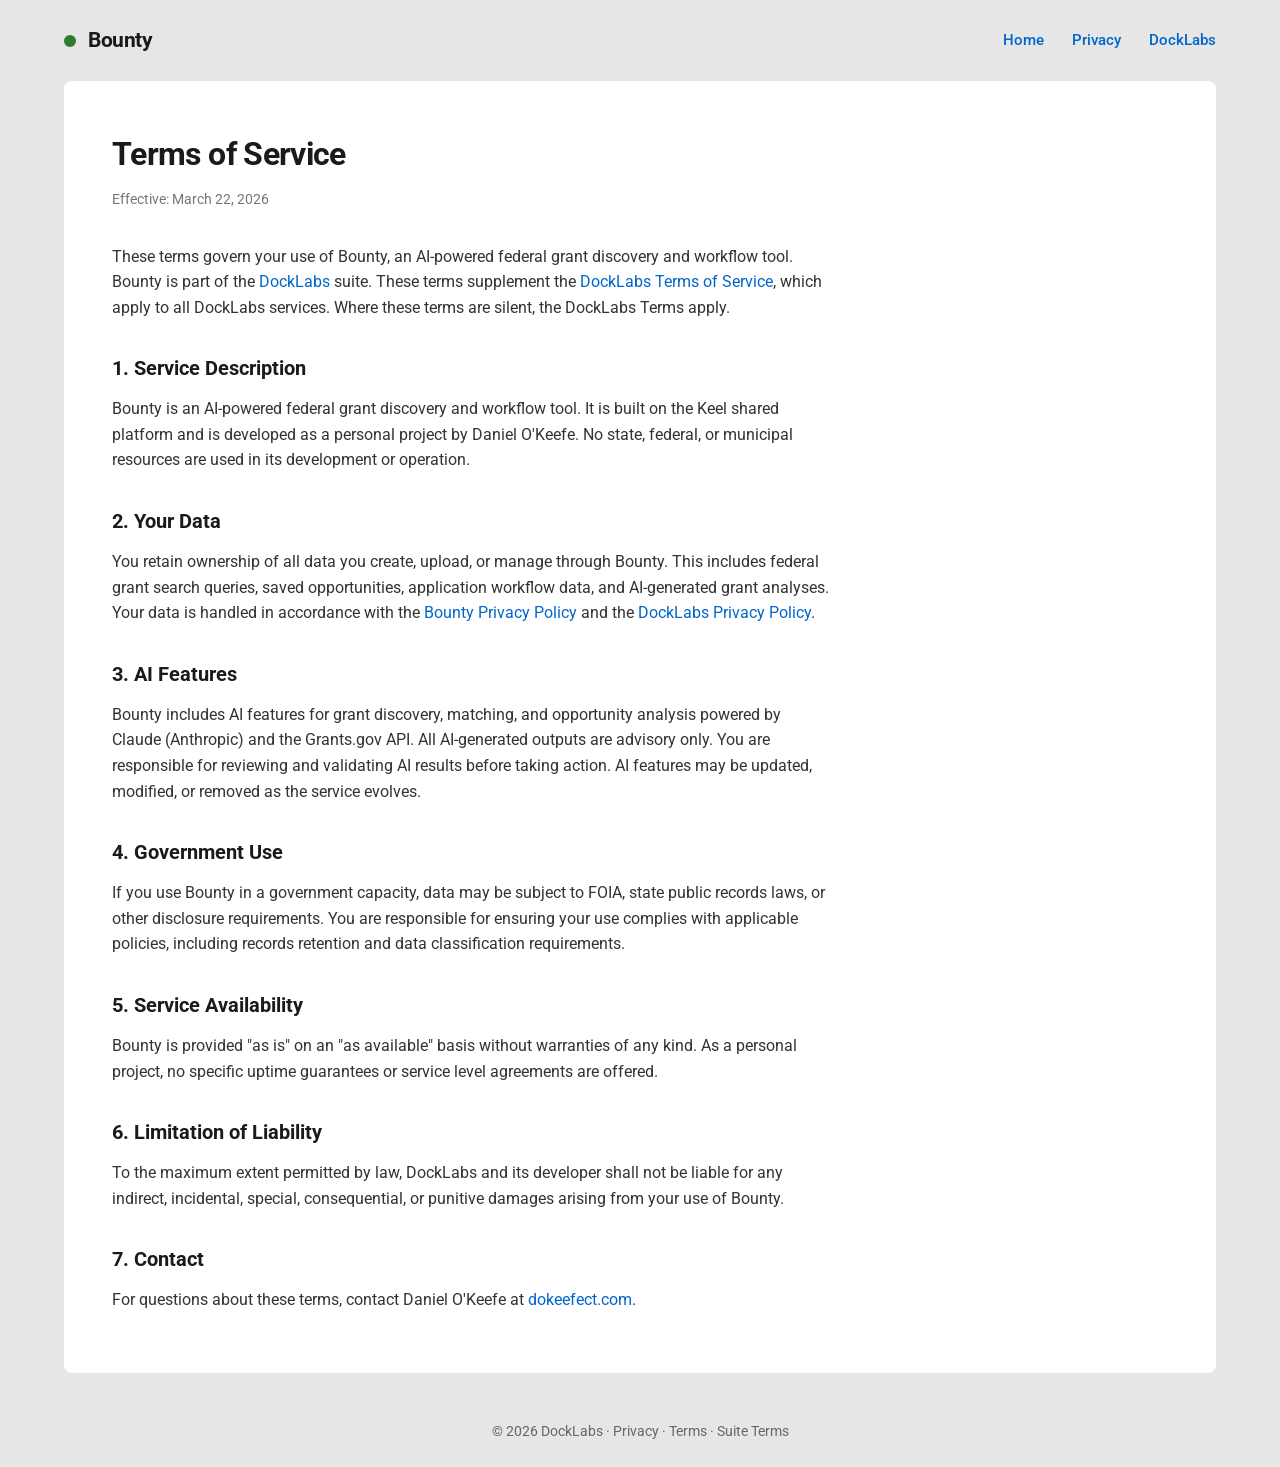
<file: bounty/terms.html>
<!DOCTYPE html>
<html lang="en">
<head>
  <meta charset="UTF-8">
  <meta name="viewport" content="width=device-width, initial-scale=1.0">
  <title>Terms of Service — Bounty</title>
  <link rel="icon" type="image/svg+xml" href="https://docklabs.ai/favicon.svg">
  <link href="https://fonts.googleapis.com/css2?family=Roboto:wght@400;500;700&display=swap" rel="stylesheet">
  <style>
    *, *::before, *::after { box-sizing: border-box; margin: 0; padding: 0; }
    body { font-family: 'Roboto', sans-serif; background: #e6e6e6; color: #1a1a1a; line-height: 1.6; -webkit-font-smoothing: antialiased; }
    a { color: #0066cc; text-decoration: none; }
    a:hover { text-decoration: underline; }
    .wrapper { max-width: 1200px; margin: 0 auto; padding: 0 24px; }
    header { padding: 24px 0; }
    .header-inner { display: flex; align-items: center; justify-content: space-between; flex-wrap: wrap; gap: 16px; }
    .brand { display: flex; align-items: center; gap: 12px; color: inherit; text-decoration: none; }
    .brand:hover { text-decoration: none; }
    .brand-dot { width: 12px; height: 12px; border-radius: 50%; background: #2d7d2d; }
    .brand-name { font-size: 1.3rem; font-weight: 700; letter-spacing: -0.02em; }
    nav { display: flex; gap: 28px; }
    nav a { font-size: 0.95rem; font-weight: 500; }
    .content { background: #fff; border-radius: 8px; padding: 48px; margin-bottom: 24px; }
    .content h1 { font-size: 2rem; font-weight: 700; letter-spacing: -0.02em; margin-bottom: 8px; }
    .content .effective { font-size: 0.9rem; color: #777; margin-bottom: 32px; }
    .content h2 { font-size: 1.25rem; font-weight: 700; margin-top: 32px; margin-bottom: 12px; }
    .content p, .content li { color: #333; max-width: 720px; margin-bottom: 12px; }
    .content ul { padding-left: 24px; margin-bottom: 12px; }
    .content li { margin-bottom: 6px; }
    footer { padding: 24px 0; text-align: center; font-size: 0.85rem; color: #666; }
    footer a { color: #666; }
    @media (max-width: 640px) { .content { padding: 32px 20px; } }
  </style>
</head>
<body>
  <header>
    <div class="wrapper">
      <div class="header-inner">
        <a href="https://bounty.docklabs.ai" class="brand">
          <div class="brand-dot"></div>
          <span class="brand-name">Bounty</span>
        </a>
        <nav>
          <a href="https://bounty.docklabs.ai">Home</a>
          <a href="https://bounty.docklabs.ai/privacy.html">Privacy</a>
          <a href="https://docklabs.ai">DockLabs</a>
        </nav>
      </div>
    </div>
  </header>
  <main class="wrapper">
    <div class="content">
      <h1>Terms of Service</h1>
      <p class="effective">Effective: March 22, 2026</p>
      <p>These terms govern your use of Bounty, an AI-powered federal grant discovery and workflow tool. Bounty is part of the <a href="https://docklabs.ai">DockLabs</a> suite. These terms supplement the <a href="https://docklabs.ai/terms.html">DockLabs Terms of Service</a>, which apply to all DockLabs services. Where these terms are silent, the DockLabs Terms apply.</p>
      <h2>1. Service Description</h2>
      <p>Bounty is an AI-powered federal grant discovery and workflow tool. It is built on the Keel shared platform and is developed as a personal project by Daniel O'Keefe. No state, federal, or municipal resources are used in its development or operation.</p>
      <h2>2. Your Data</h2>
      <p>You retain ownership of all data you create, upload, or manage through Bounty. This includes federal grant search queries, saved opportunities, application workflow data, and AI-generated grant analyses. Your data is handled in accordance with the <a href="https://bounty.docklabs.ai/privacy.html">Bounty Privacy Policy</a> and the <a href="https://docklabs.ai/privacy.html">DockLabs Privacy Policy</a>.</p>
      <h2>3. AI Features</h2>
      <p>Bounty includes AI features for grant discovery, matching, and opportunity analysis powered by Claude (Anthropic) and the Grants.gov API. All AI-generated outputs are advisory only. You are responsible for reviewing and validating AI results before taking action. AI features may be updated, modified, or removed as the service evolves.</p>
      <h2>4. Government Use</h2>
      <p>If you use Bounty in a government capacity, data may be subject to FOIA, state public records laws, or other disclosure requirements. You are responsible for ensuring your use complies with applicable policies, including records retention and data classification requirements.</p>
      <h2>5. Service Availability</h2>
      <p>Bounty is provided "as is" on an "as available" basis without warranties of any kind. As a personal project, no specific uptime guarantees or service level agreements are offered.</p>
      <h2>6. Limitation of Liability</h2>
      <p>To the maximum extent permitted by law, DockLabs and its developer shall not be liable for any indirect, incidental, special, consequential, or punitive damages arising from your use of Bounty.</p>
      <h2>7. Contact</h2>
      <p>For questions about these terms, contact Daniel O'Keefe at <a href="https://dokeefect.com">dokeefect.com</a>.</p>
    </div>
  </main>
  <footer>
    <div class="wrapper">
      &copy; 2026 <a href="https://docklabs.ai">DockLabs</a> &middot; <a href="https://bounty.docklabs.ai/privacy.html">Privacy</a> &middot; <a href="https://bounty.docklabs.ai/terms.html">Terms</a> &middot; <a href="https://docklabs.ai/terms.html">Suite Terms</a>
    </div>
  </footer>
</body>
</html>
</file>
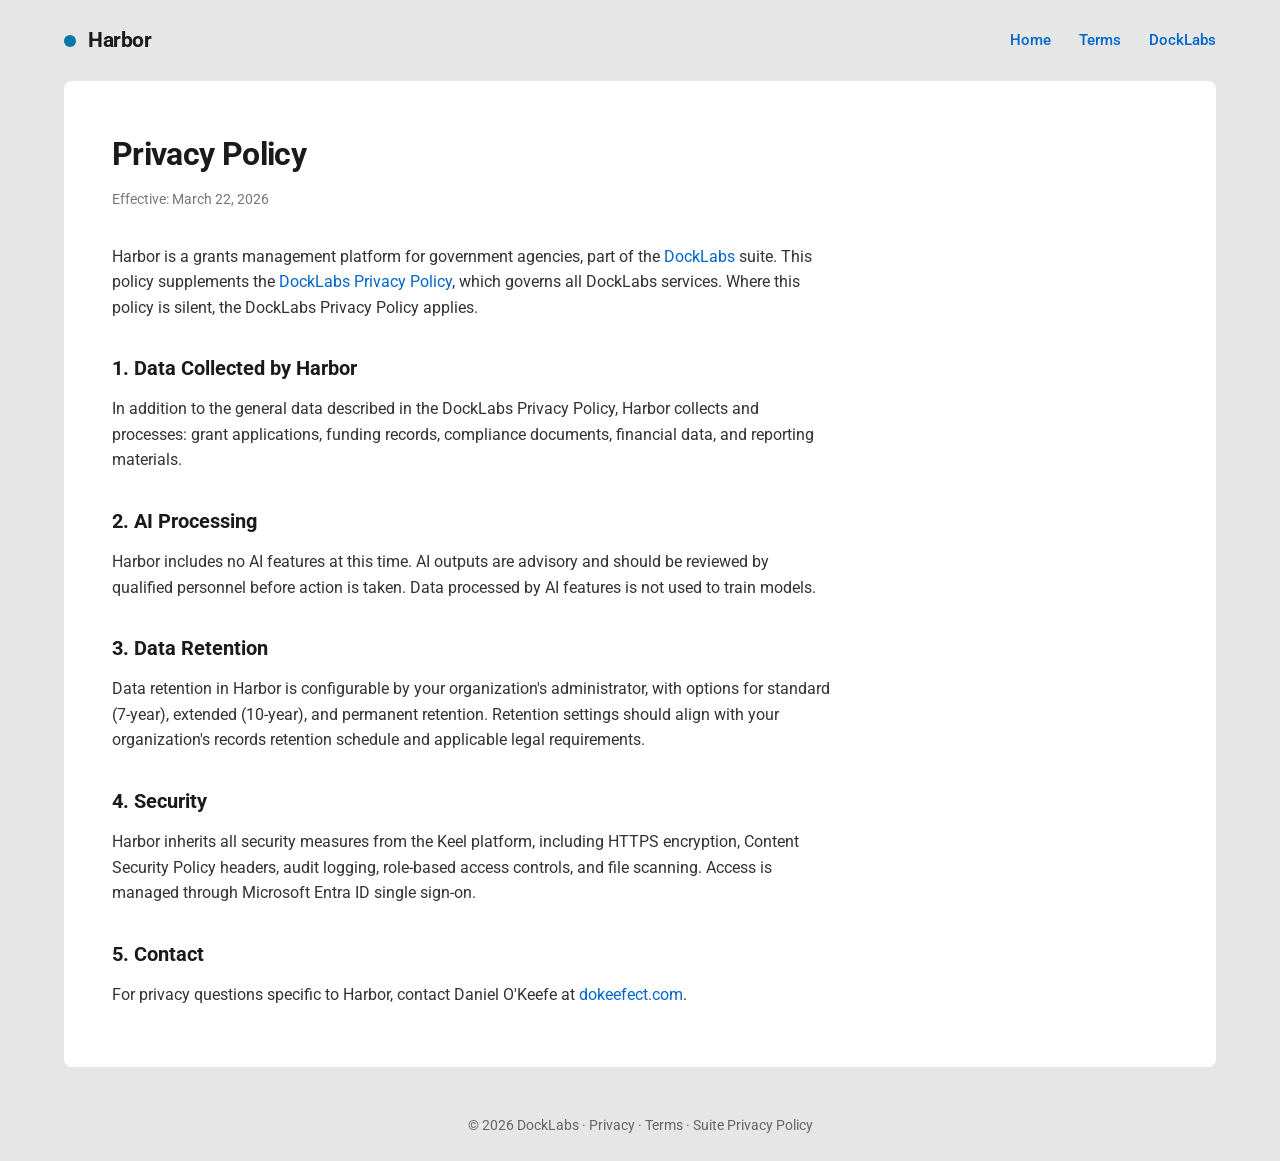
<file: harbor/privacy.html>
<!DOCTYPE html>
<html lang="en">
<head>
  <meta charset="UTF-8">
  <meta name="viewport" content="width=device-width, initial-scale=1.0">
  <title>Privacy Policy — Harbor</title>
  <link rel="icon" type="image/svg+xml" href="https://docklabs.ai/favicon.svg">
  <link href="https://fonts.googleapis.com/css2?family=Roboto:wght@400;500;700&display=swap" rel="stylesheet">
  <style>
    *, *::before, *::after { box-sizing: border-box; margin: 0; padding: 0; }
    body { font-family: 'Roboto', sans-serif; background: #e6e6e6; color: #1a1a1a; line-height: 1.6; -webkit-font-smoothing: antialiased; }
    a { color: #0066cc; text-decoration: none; }
    a:hover { text-decoration: underline; }
    .wrapper { max-width: 1200px; margin: 0 auto; padding: 0 24px; }
    header { padding: 24px 0; }
    .header-inner { display: flex; align-items: center; justify-content: space-between; flex-wrap: wrap; gap: 16px; }
    .brand { display: flex; align-items: center; gap: 12px; color: inherit; text-decoration: none; }
    .brand:hover { text-decoration: none; }
    .brand-dot { width: 12px; height: 12px; border-radius: 50%; background: #0077aa; }
    .brand-name { font-size: 1.3rem; font-weight: 700; letter-spacing: -0.02em; }
    nav { display: flex; gap: 28px; }
    nav a { font-size: 0.95rem; font-weight: 500; }
    .content { background: #fff; border-radius: 8px; padding: 48px; margin-bottom: 24px; }
    .content h1 { font-size: 2rem; font-weight: 700; letter-spacing: -0.02em; margin-bottom: 8px; }
    .content .effective { font-size: 0.9rem; color: #777; margin-bottom: 32px; }
    .content h2 { font-size: 1.25rem; font-weight: 700; margin-top: 32px; margin-bottom: 12px; }
    .content p, .content li { color: #333; max-width: 720px; margin-bottom: 12px; }
    .content ul { padding-left: 24px; margin-bottom: 12px; }
    .content li { margin-bottom: 6px; }
    footer { padding: 24px 0; text-align: center; font-size: 0.85rem; color: #666; }
    footer a { color: #666; }
    @media (max-width: 640px) { .content { padding: 32px 20px; } }
  </style>
</head>
<body>
  <header>
    <div class="wrapper">
      <div class="header-inner">
        <a href="https://harbor.docklabs.ai" class="brand">
          <div class="brand-dot"></div>
          <span class="brand-name">Harbor</span>
        </a>
        <nav>
          <a href="https://harbor.docklabs.ai">Home</a>
          <a href="https://harbor.docklabs.ai/terms.html">Terms</a>
          <a href="https://docklabs.ai">DockLabs</a>
        </nav>
      </div>
    </div>
  </header>
  <main class="wrapper">
    <div class="content">
      <h1>Privacy Policy</h1>
      <p class="effective">Effective: March 22, 2026</p>
      <p>Harbor is a grants management platform for government agencies, part of the <a href="https://docklabs.ai">DockLabs</a> suite. This policy supplements the <a href="https://docklabs.ai/privacy.html">DockLabs Privacy Policy</a>, which governs all DockLabs services. Where this policy is silent, the DockLabs Privacy Policy applies.</p>
      <h2>1. Data Collected by Harbor</h2>
      <p>In addition to the general data described in the DockLabs Privacy Policy, Harbor collects and processes: grant applications, funding records, compliance documents, financial data, and reporting materials.</p>
      <h2>2. AI Processing</h2>
      <p>Harbor includes no AI features at this time. AI outputs are advisory and should be reviewed by qualified personnel before action is taken. Data processed by AI features is not used to train models.</p>
      <h2>3. Data Retention</h2>
      <p>Data retention in Harbor is configurable by your organization's administrator, with options for standard (7-year), extended (10-year), and permanent retention. Retention settings should align with your organization's records retention schedule and applicable legal requirements.</p>
      <h2>4. Security</h2>
      <p>Harbor inherits all security measures from the Keel platform, including HTTPS encryption, Content Security Policy headers, audit logging, role-based access controls, and file scanning. Access is managed through Microsoft Entra ID single sign-on.</p>
      <h2>5. Contact</h2>
      <p>For privacy questions specific to Harbor, contact Daniel O'Keefe at <a href="https://dokeefect.com">dokeefect.com</a>.</p>
    </div>
  </main>
  <footer>
    <div class="wrapper">
      &copy; 2026 <a href="https://docklabs.ai">DockLabs</a> &middot; <a href="https://harbor.docklabs.ai/privacy.html">Privacy</a> &middot; <a href="https://harbor.docklabs.ai/terms.html">Terms</a> &middot; <a href="https://docklabs.ai/privacy.html">Suite Privacy Policy</a>
    </div>
  </footer>
</body>
</html>
</file>
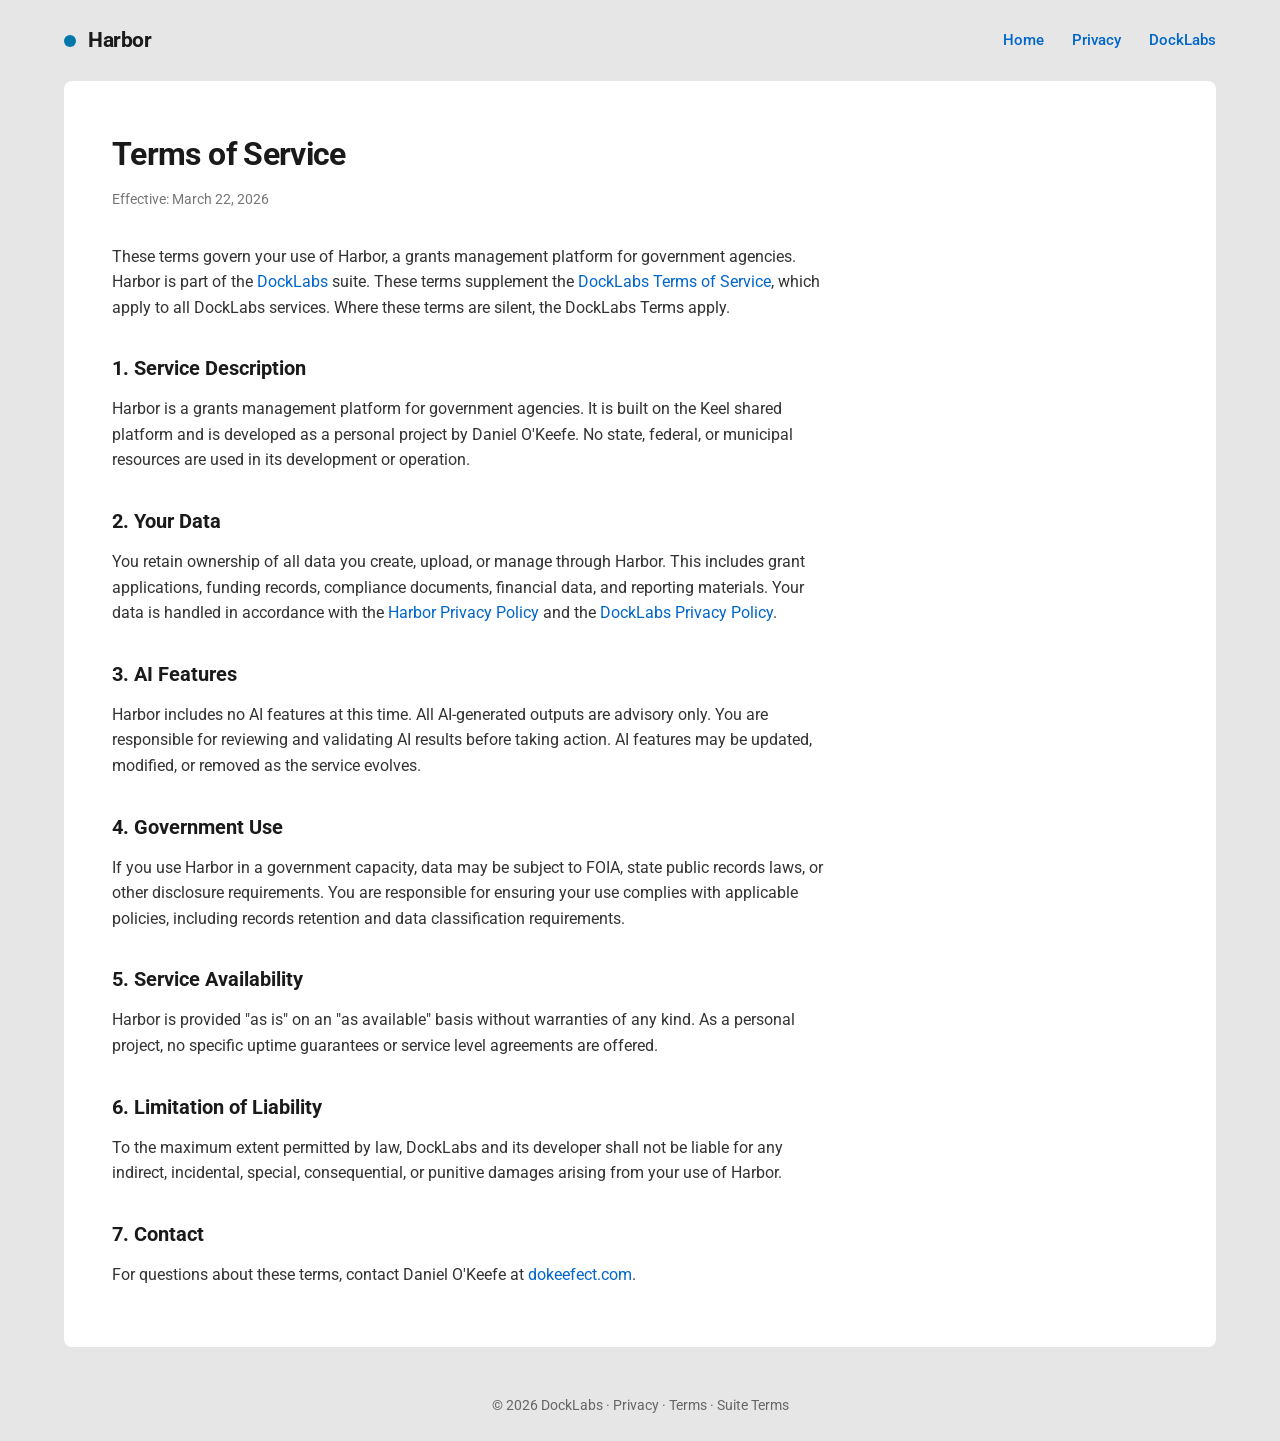
<file: harbor/terms.html>
<!DOCTYPE html>
<html lang="en">
<head>
  <meta charset="UTF-8">
  <meta name="viewport" content="width=device-width, initial-scale=1.0">
  <title>Terms of Service — Harbor</title>
  <link rel="icon" type="image/svg+xml" href="https://docklabs.ai/favicon.svg">
  <link href="https://fonts.googleapis.com/css2?family=Roboto:wght@400;500;700&display=swap" rel="stylesheet">
  <style>
    *, *::before, *::after { box-sizing: border-box; margin: 0; padding: 0; }
    body { font-family: 'Roboto', sans-serif; background: #e6e6e6; color: #1a1a1a; line-height: 1.6; -webkit-font-smoothing: antialiased; }
    a { color: #0066cc; text-decoration: none; }
    a:hover { text-decoration: underline; }
    .wrapper { max-width: 1200px; margin: 0 auto; padding: 0 24px; }
    header { padding: 24px 0; }
    .header-inner { display: flex; align-items: center; justify-content: space-between; flex-wrap: wrap; gap: 16px; }
    .brand { display: flex; align-items: center; gap: 12px; color: inherit; text-decoration: none; }
    .brand:hover { text-decoration: none; }
    .brand-dot { width: 12px; height: 12px; border-radius: 50%; background: #0077aa; }
    .brand-name { font-size: 1.3rem; font-weight: 700; letter-spacing: -0.02em; }
    nav { display: flex; gap: 28px; }
    nav a { font-size: 0.95rem; font-weight: 500; }
    .content { background: #fff; border-radius: 8px; padding: 48px; margin-bottom: 24px; }
    .content h1 { font-size: 2rem; font-weight: 700; letter-spacing: -0.02em; margin-bottom: 8px; }
    .content .effective { font-size: 0.9rem; color: #777; margin-bottom: 32px; }
    .content h2 { font-size: 1.25rem; font-weight: 700; margin-top: 32px; margin-bottom: 12px; }
    .content p, .content li { color: #333; max-width: 720px; margin-bottom: 12px; }
    .content ul { padding-left: 24px; margin-bottom: 12px; }
    .content li { margin-bottom: 6px; }
    footer { padding: 24px 0; text-align: center; font-size: 0.85rem; color: #666; }
    footer a { color: #666; }
    @media (max-width: 640px) { .content { padding: 32px 20px; } }
  </style>
</head>
<body>
  <header>
    <div class="wrapper">
      <div class="header-inner">
        <a href="https://harbor.docklabs.ai" class="brand">
          <div class="brand-dot"></div>
          <span class="brand-name">Harbor</span>
        </a>
        <nav>
          <a href="https://harbor.docklabs.ai">Home</a>
          <a href="https://harbor.docklabs.ai/privacy.html">Privacy</a>
          <a href="https://docklabs.ai">DockLabs</a>
        </nav>
      </div>
    </div>
  </header>
  <main class="wrapper">
    <div class="content">
      <h1>Terms of Service</h1>
      <p class="effective">Effective: March 22, 2026</p>
      <p>These terms govern your use of Harbor, a grants management platform for government agencies. Harbor is part of the <a href="https://docklabs.ai">DockLabs</a> suite. These terms supplement the <a href="https://docklabs.ai/terms.html">DockLabs Terms of Service</a>, which apply to all DockLabs services. Where these terms are silent, the DockLabs Terms apply.</p>
      <h2>1. Service Description</h2>
      <p>Harbor is a grants management platform for government agencies. It is built on the Keel shared platform and is developed as a personal project by Daniel O'Keefe. No state, federal, or municipal resources are used in its development or operation.</p>
      <h2>2. Your Data</h2>
      <p>You retain ownership of all data you create, upload, or manage through Harbor. This includes grant applications, funding records, compliance documents, financial data, and reporting materials. Your data is handled in accordance with the <a href="https://harbor.docklabs.ai/privacy.html">Harbor Privacy Policy</a> and the <a href="https://docklabs.ai/privacy.html">DockLabs Privacy Policy</a>.</p>
      <h2>3. AI Features</h2>
      <p>Harbor includes no AI features at this time. All AI-generated outputs are advisory only. You are responsible for reviewing and validating AI results before taking action. AI features may be updated, modified, or removed as the service evolves.</p>
      <h2>4. Government Use</h2>
      <p>If you use Harbor in a government capacity, data may be subject to FOIA, state public records laws, or other disclosure requirements. You are responsible for ensuring your use complies with applicable policies, including records retention and data classification requirements.</p>
      <h2>5. Service Availability</h2>
      <p>Harbor is provided "as is" on an "as available" basis without warranties of any kind. As a personal project, no specific uptime guarantees or service level agreements are offered.</p>
      <h2>6. Limitation of Liability</h2>
      <p>To the maximum extent permitted by law, DockLabs and its developer shall not be liable for any indirect, incidental, special, consequential, or punitive damages arising from your use of Harbor.</p>
      <h2>7. Contact</h2>
      <p>For questions about these terms, contact Daniel O'Keefe at <a href="https://dokeefect.com">dokeefect.com</a>.</p>
    </div>
  </main>
  <footer>
    <div class="wrapper">
      &copy; 2026 <a href="https://docklabs.ai">DockLabs</a> &middot; <a href="https://harbor.docklabs.ai/privacy.html">Privacy</a> &middot; <a href="https://harbor.docklabs.ai/terms.html">Terms</a> &middot; <a href="https://docklabs.ai/terms.html">Suite Terms</a>
    </div>
  </footer>
</body>
</html>
</file>
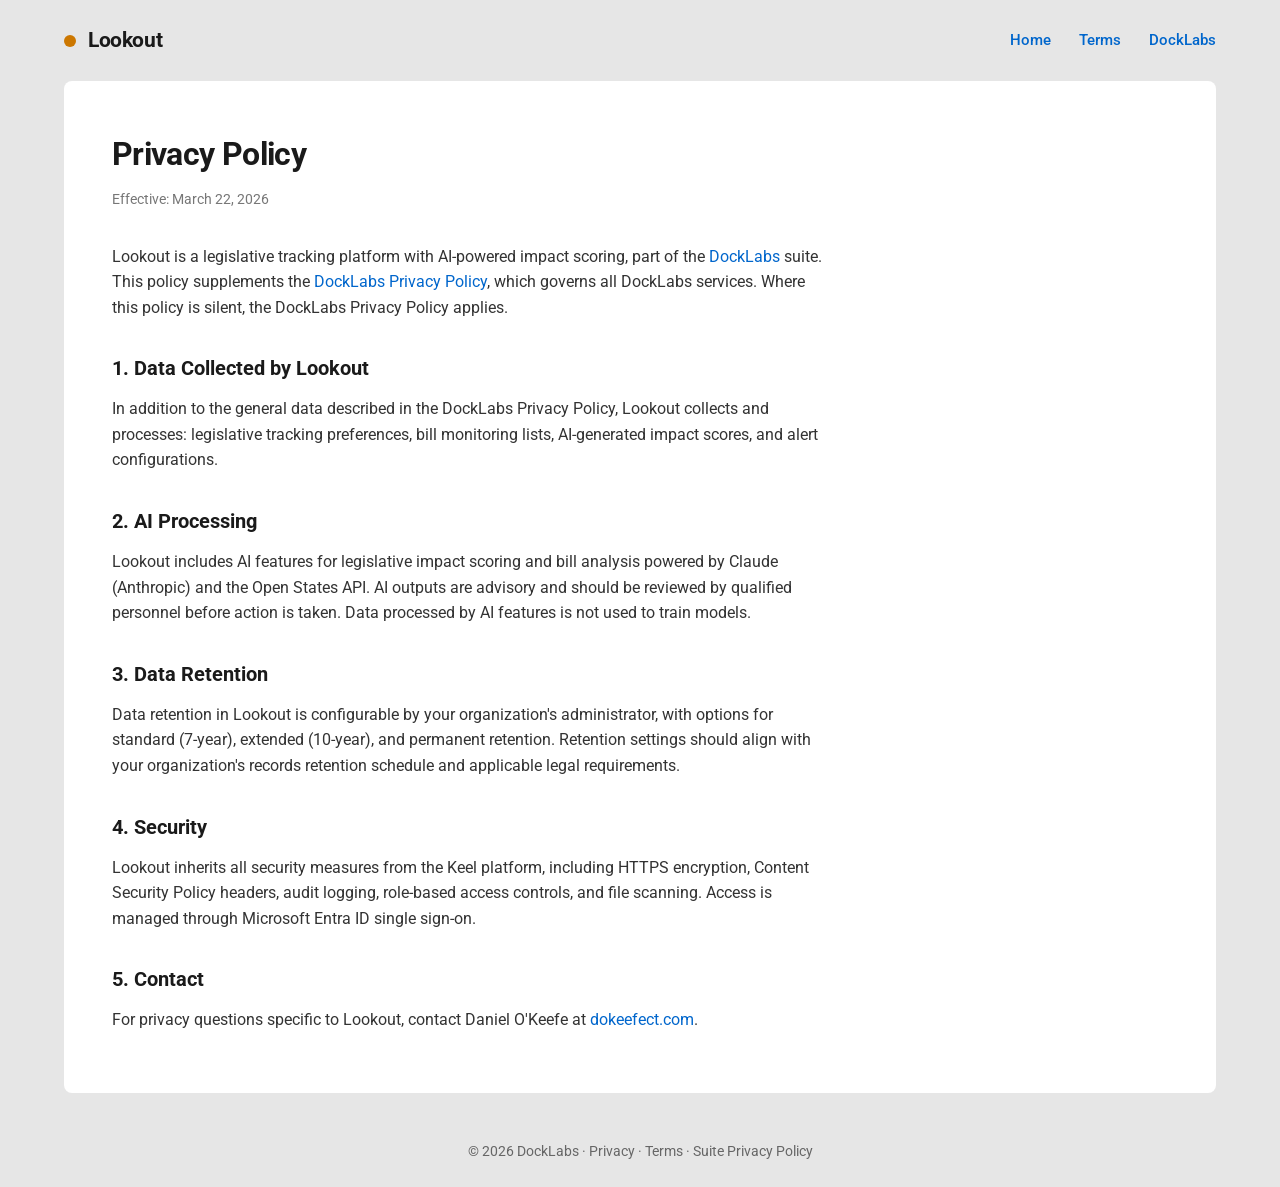
<file: lookout/privacy.html>
<!DOCTYPE html>
<html lang="en">
<head>
  <meta charset="UTF-8">
  <meta name="viewport" content="width=device-width, initial-scale=1.0">
  <title>Privacy Policy — Lookout</title>
  <link rel="icon" type="image/svg+xml" href="https://docklabs.ai/favicon.svg">
  <link href="https://fonts.googleapis.com/css2?family=Roboto:wght@400;500;700&display=swap" rel="stylesheet">
  <style>
    *, *::before, *::after { box-sizing: border-box; margin: 0; padding: 0; }
    body { font-family: 'Roboto', sans-serif; background: #e6e6e6; color: #1a1a1a; line-height: 1.6; -webkit-font-smoothing: antialiased; }
    a { color: #0066cc; text-decoration: none; }
    a:hover { text-decoration: underline; }
    .wrapper { max-width: 1200px; margin: 0 auto; padding: 0 24px; }
    header { padding: 24px 0; }
    .header-inner { display: flex; align-items: center; justify-content: space-between; flex-wrap: wrap; gap: 16px; }
    .brand { display: flex; align-items: center; gap: 12px; color: inherit; text-decoration: none; }
    .brand:hover { text-decoration: none; }
    .brand-dot { width: 12px; height: 12px; border-radius: 50%; background: #cc7700; }
    .brand-name { font-size: 1.3rem; font-weight: 700; letter-spacing: -0.02em; }
    nav { display: flex; gap: 28px; }
    nav a { font-size: 0.95rem; font-weight: 500; }
    .content { background: #fff; border-radius: 8px; padding: 48px; margin-bottom: 24px; }
    .content h1 { font-size: 2rem; font-weight: 700; letter-spacing: -0.02em; margin-bottom: 8px; }
    .content .effective { font-size: 0.9rem; color: #777; margin-bottom: 32px; }
    .content h2 { font-size: 1.25rem; font-weight: 700; margin-top: 32px; margin-bottom: 12px; }
    .content p, .content li { color: #333; max-width: 720px; margin-bottom: 12px; }
    .content ul { padding-left: 24px; margin-bottom: 12px; }
    .content li { margin-bottom: 6px; }
    footer { padding: 24px 0; text-align: center; font-size: 0.85rem; color: #666; }
    footer a { color: #666; }
    @media (max-width: 640px) { .content { padding: 32px 20px; } }
  </style>
</head>
<body>
  <header>
    <div class="wrapper">
      <div class="header-inner">
        <a href="https://lookout.docklabs.ai" class="brand">
          <div class="brand-dot"></div>
          <span class="brand-name">Lookout</span>
        </a>
        <nav>
          <a href="https://lookout.docklabs.ai">Home</a>
          <a href="https://lookout.docklabs.ai/terms.html">Terms</a>
          <a href="https://docklabs.ai">DockLabs</a>
        </nav>
      </div>
    </div>
  </header>
  <main class="wrapper">
    <div class="content">
      <h1>Privacy Policy</h1>
      <p class="effective">Effective: March 22, 2026</p>
      <p>Lookout is a legislative tracking platform with AI-powered impact scoring, part of the <a href="https://docklabs.ai">DockLabs</a> suite. This policy supplements the <a href="https://docklabs.ai/privacy.html">DockLabs Privacy Policy</a>, which governs all DockLabs services. Where this policy is silent, the DockLabs Privacy Policy applies.</p>
      <h2>1. Data Collected by Lookout</h2>
      <p>In addition to the general data described in the DockLabs Privacy Policy, Lookout collects and processes: legislative tracking preferences, bill monitoring lists, AI-generated impact scores, and alert configurations.</p>
      <h2>2. AI Processing</h2>
      <p>Lookout includes AI features for legislative impact scoring and bill analysis powered by Claude (Anthropic) and the Open States API. AI outputs are advisory and should be reviewed by qualified personnel before action is taken. Data processed by AI features is not used to train models.</p>
      <h2>3. Data Retention</h2>
      <p>Data retention in Lookout is configurable by your organization's administrator, with options for standard (7-year), extended (10-year), and permanent retention. Retention settings should align with your organization's records retention schedule and applicable legal requirements.</p>
      <h2>4. Security</h2>
      <p>Lookout inherits all security measures from the Keel platform, including HTTPS encryption, Content Security Policy headers, audit logging, role-based access controls, and file scanning. Access is managed through Microsoft Entra ID single sign-on.</p>
      <h2>5. Contact</h2>
      <p>For privacy questions specific to Lookout, contact Daniel O'Keefe at <a href="https://dokeefect.com">dokeefect.com</a>.</p>
    </div>
  </main>
  <footer>
    <div class="wrapper">
      &copy; 2026 <a href="https://docklabs.ai">DockLabs</a> &middot; <a href="https://lookout.docklabs.ai/privacy.html">Privacy</a> &middot; <a href="https://lookout.docklabs.ai/terms.html">Terms</a> &middot; <a href="https://docklabs.ai/privacy.html">Suite Privacy Policy</a>
    </div>
  </footer>
</body>
</html>
</file>
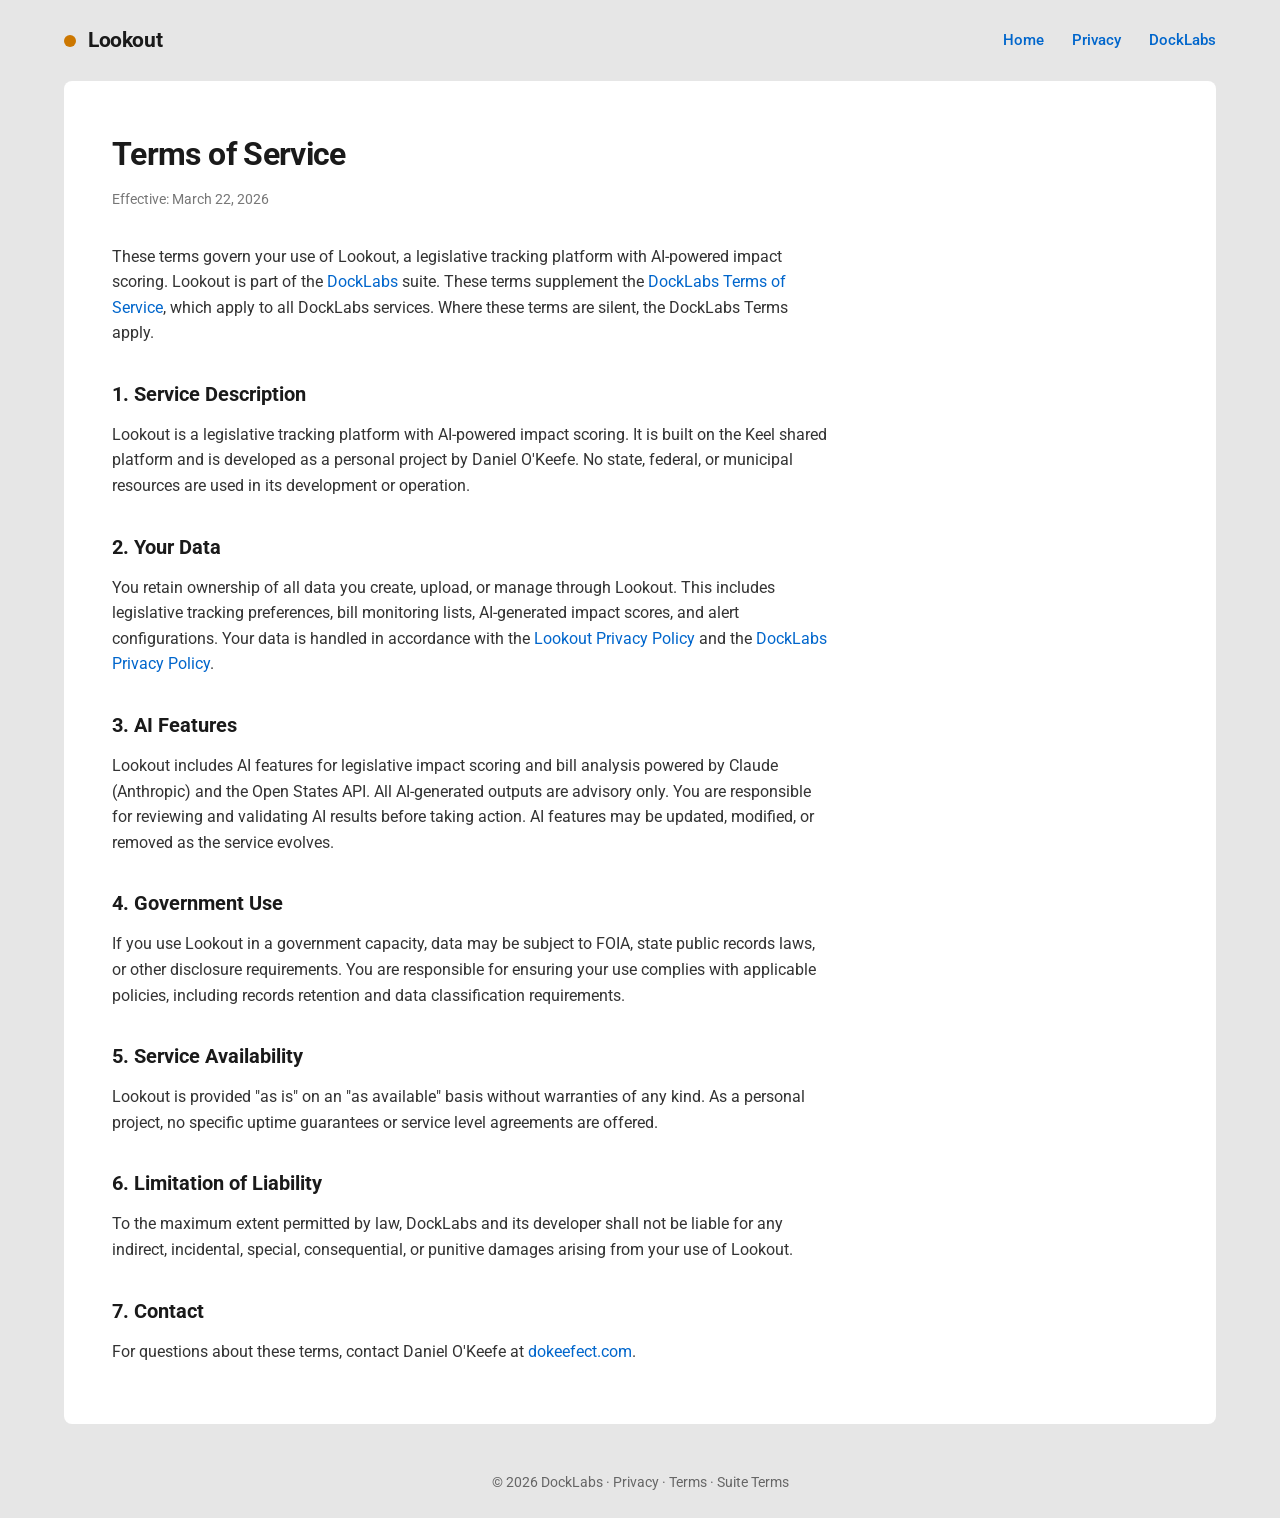
<file: lookout/terms.html>
<!DOCTYPE html>
<html lang="en">
<head>
  <meta charset="UTF-8">
  <meta name="viewport" content="width=device-width, initial-scale=1.0">
  <title>Terms of Service — Lookout</title>
  <link rel="icon" type="image/svg+xml" href="https://docklabs.ai/favicon.svg">
  <link href="https://fonts.googleapis.com/css2?family=Roboto:wght@400;500;700&display=swap" rel="stylesheet">
  <style>
    *, *::before, *::after { box-sizing: border-box; margin: 0; padding: 0; }
    body { font-family: 'Roboto', sans-serif; background: #e6e6e6; color: #1a1a1a; line-height: 1.6; -webkit-font-smoothing: antialiased; }
    a { color: #0066cc; text-decoration: none; }
    a:hover { text-decoration: underline; }
    .wrapper { max-width: 1200px; margin: 0 auto; padding: 0 24px; }
    header { padding: 24px 0; }
    .header-inner { display: flex; align-items: center; justify-content: space-between; flex-wrap: wrap; gap: 16px; }
    .brand { display: flex; align-items: center; gap: 12px; color: inherit; text-decoration: none; }
    .brand:hover { text-decoration: none; }
    .brand-dot { width: 12px; height: 12px; border-radius: 50%; background: #cc7700; }
    .brand-name { font-size: 1.3rem; font-weight: 700; letter-spacing: -0.02em; }
    nav { display: flex; gap: 28px; }
    nav a { font-size: 0.95rem; font-weight: 500; }
    .content { background: #fff; border-radius: 8px; padding: 48px; margin-bottom: 24px; }
    .content h1 { font-size: 2rem; font-weight: 700; letter-spacing: -0.02em; margin-bottom: 8px; }
    .content .effective { font-size: 0.9rem; color: #777; margin-bottom: 32px; }
    .content h2 { font-size: 1.25rem; font-weight: 700; margin-top: 32px; margin-bottom: 12px; }
    .content p, .content li { color: #333; max-width: 720px; margin-bottom: 12px; }
    .content ul { padding-left: 24px; margin-bottom: 12px; }
    .content li { margin-bottom: 6px; }
    footer { padding: 24px 0; text-align: center; font-size: 0.85rem; color: #666; }
    footer a { color: #666; }
    @media (max-width: 640px) { .content { padding: 32px 20px; } }
  </style>
</head>
<body>
  <header>
    <div class="wrapper">
      <div class="header-inner">
        <a href="https://lookout.docklabs.ai" class="brand">
          <div class="brand-dot"></div>
          <span class="brand-name">Lookout</span>
        </a>
        <nav>
          <a href="https://lookout.docklabs.ai">Home</a>
          <a href="https://lookout.docklabs.ai/privacy.html">Privacy</a>
          <a href="https://docklabs.ai">DockLabs</a>
        </nav>
      </div>
    </div>
  </header>
  <main class="wrapper">
    <div class="content">
      <h1>Terms of Service</h1>
      <p class="effective">Effective: March 22, 2026</p>
      <p>These terms govern your use of Lookout, a legislative tracking platform with AI-powered impact scoring. Lookout is part of the <a href="https://docklabs.ai">DockLabs</a> suite. These terms supplement the <a href="https://docklabs.ai/terms.html">DockLabs Terms of Service</a>, which apply to all DockLabs services. Where these terms are silent, the DockLabs Terms apply.</p>
      <h2>1. Service Description</h2>
      <p>Lookout is a legislative tracking platform with AI-powered impact scoring. It is built on the Keel shared platform and is developed as a personal project by Daniel O'Keefe. No state, federal, or municipal resources are used in its development or operation.</p>
      <h2>2. Your Data</h2>
      <p>You retain ownership of all data you create, upload, or manage through Lookout. This includes legislative tracking preferences, bill monitoring lists, AI-generated impact scores, and alert configurations. Your data is handled in accordance with the <a href="https://lookout.docklabs.ai/privacy.html">Lookout Privacy Policy</a> and the <a href="https://docklabs.ai/privacy.html">DockLabs Privacy Policy</a>.</p>
      <h2>3. AI Features</h2>
      <p>Lookout includes AI features for legislative impact scoring and bill analysis powered by Claude (Anthropic) and the Open States API. All AI-generated outputs are advisory only. You are responsible for reviewing and validating AI results before taking action. AI features may be updated, modified, or removed as the service evolves.</p>
      <h2>4. Government Use</h2>
      <p>If you use Lookout in a government capacity, data may be subject to FOIA, state public records laws, or other disclosure requirements. You are responsible for ensuring your use complies with applicable policies, including records retention and data classification requirements.</p>
      <h2>5. Service Availability</h2>
      <p>Lookout is provided "as is" on an "as available" basis without warranties of any kind. As a personal project, no specific uptime guarantees or service level agreements are offered.</p>
      <h2>6. Limitation of Liability</h2>
      <p>To the maximum extent permitted by law, DockLabs and its developer shall not be liable for any indirect, incidental, special, consequential, or punitive damages arising from your use of Lookout.</p>
      <h2>7. Contact</h2>
      <p>For questions about these terms, contact Daniel O'Keefe at <a href="https://dokeefect.com">dokeefect.com</a>.</p>
    </div>
  </main>
  <footer>
    <div class="wrapper">
      &copy; 2026 <a href="https://docklabs.ai">DockLabs</a> &middot; <a href="https://lookout.docklabs.ai/privacy.html">Privacy</a> &middot; <a href="https://lookout.docklabs.ai/terms.html">Terms</a> &middot; <a href="https://docklabs.ai/terms.html">Suite Terms</a>
    </div>
  </footer>
</body>
</html>
</file>
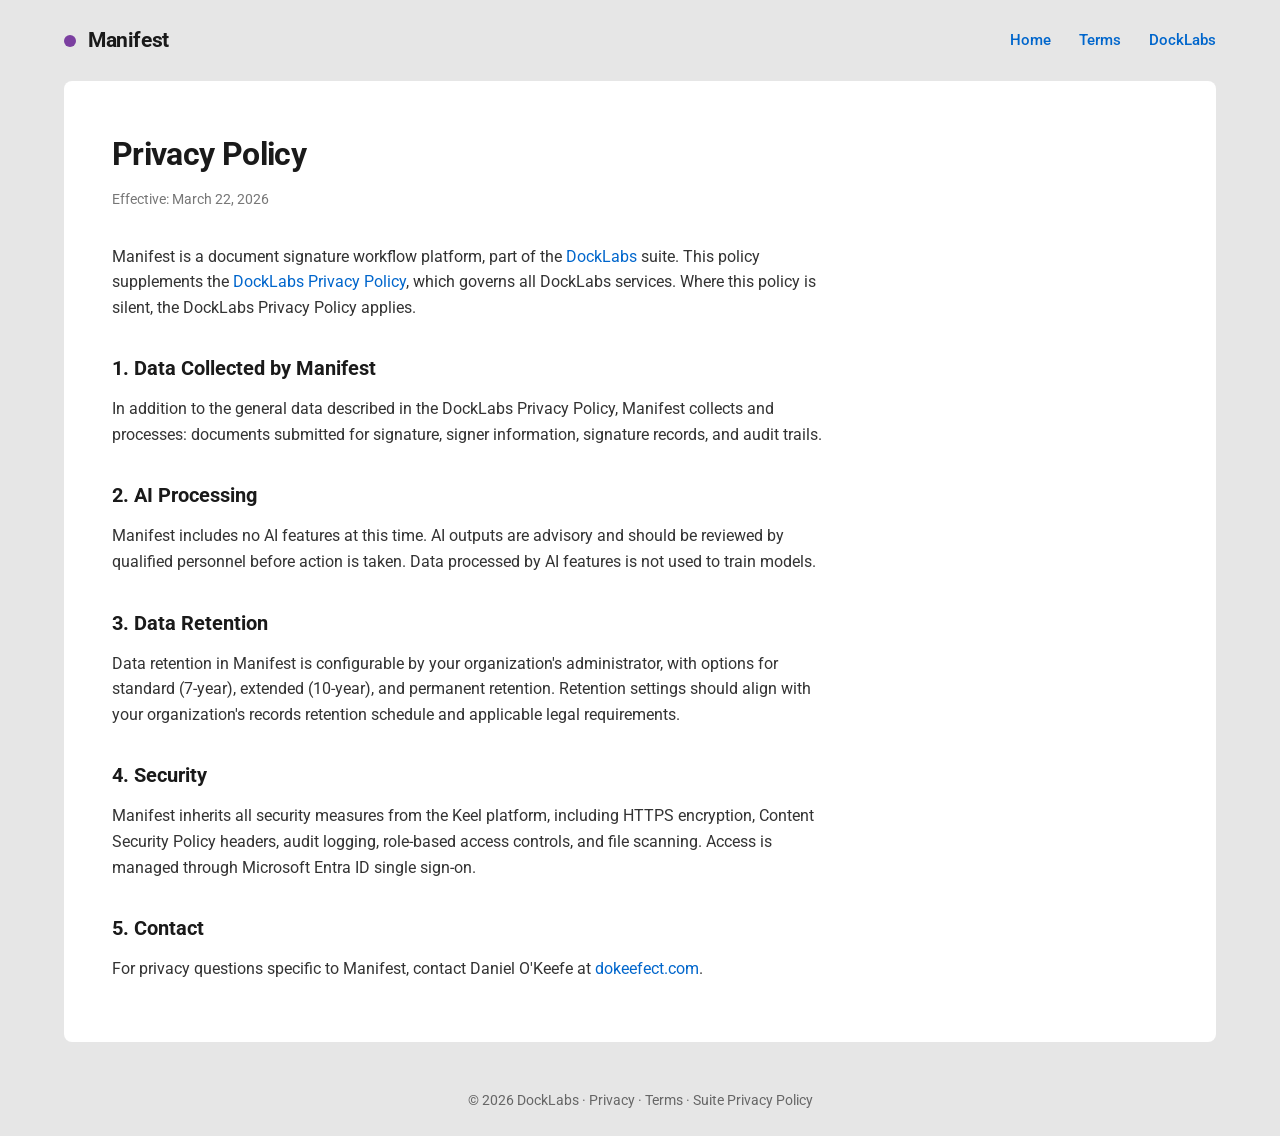
<file: manifest/privacy.html>
<!DOCTYPE html>
<html lang="en">
<head>
  <meta charset="UTF-8">
  <meta name="viewport" content="width=device-width, initial-scale=1.0">
  <title>Privacy Policy — Manifest</title>
  <link rel="icon" type="image/svg+xml" href="https://docklabs.ai/favicon.svg">
  <link href="https://fonts.googleapis.com/css2?family=Roboto:wght@400;500;700&display=swap" rel="stylesheet">
  <style>
    *, *::before, *::after { box-sizing: border-box; margin: 0; padding: 0; }
    body { font-family: 'Roboto', sans-serif; background: #e6e6e6; color: #1a1a1a; line-height: 1.6; -webkit-font-smoothing: antialiased; }
    a { color: #0066cc; text-decoration: none; }
    a:hover { text-decoration: underline; }
    .wrapper { max-width: 1200px; margin: 0 auto; padding: 0 24px; }
    header { padding: 24px 0; }
    .header-inner { display: flex; align-items: center; justify-content: space-between; flex-wrap: wrap; gap: 16px; }
    .brand { display: flex; align-items: center; gap: 12px; color: inherit; text-decoration: none; }
    .brand:hover { text-decoration: none; }
    .brand-dot { width: 12px; height: 12px; border-radius: 50%; background: #7b3fa0; }
    .brand-name { font-size: 1.3rem; font-weight: 700; letter-spacing: -0.02em; }
    nav { display: flex; gap: 28px; }
    nav a { font-size: 0.95rem; font-weight: 500; }
    .content { background: #fff; border-radius: 8px; padding: 48px; margin-bottom: 24px; }
    .content h1 { font-size: 2rem; font-weight: 700; letter-spacing: -0.02em; margin-bottom: 8px; }
    .content .effective { font-size: 0.9rem; color: #777; margin-bottom: 32px; }
    .content h2 { font-size: 1.25rem; font-weight: 700; margin-top: 32px; margin-bottom: 12px; }
    .content p, .content li { color: #333; max-width: 720px; margin-bottom: 12px; }
    .content ul { padding-left: 24px; margin-bottom: 12px; }
    .content li { margin-bottom: 6px; }
    footer { padding: 24px 0; text-align: center; font-size: 0.85rem; color: #666; }
    footer a { color: #666; }
    @media (max-width: 640px) { .content { padding: 32px 20px; } }
  </style>
</head>
<body>
  <header>
    <div class="wrapper">
      <div class="header-inner">
        <a href="https://manifest.docklabs.ai" class="brand">
          <div class="brand-dot"></div>
          <span class="brand-name">Manifest</span>
        </a>
        <nav>
          <a href="https://manifest.docklabs.ai">Home</a>
          <a href="https://manifest.docklabs.ai/terms.html">Terms</a>
          <a href="https://docklabs.ai">DockLabs</a>
        </nav>
      </div>
    </div>
  </header>
  <main class="wrapper">
    <div class="content">
      <h1>Privacy Policy</h1>
      <p class="effective">Effective: March 22, 2026</p>
      <p>Manifest is a document signature workflow platform, part of the <a href="https://docklabs.ai">DockLabs</a> suite. This policy supplements the <a href="https://docklabs.ai/privacy.html">DockLabs Privacy Policy</a>, which governs all DockLabs services. Where this policy is silent, the DockLabs Privacy Policy applies.</p>
      <h2>1. Data Collected by Manifest</h2>
      <p>In addition to the general data described in the DockLabs Privacy Policy, Manifest collects and processes: documents submitted for signature, signer information, signature records, and audit trails.</p>
      <h2>2. AI Processing</h2>
      <p>Manifest includes no AI features at this time. AI outputs are advisory and should be reviewed by qualified personnel before action is taken. Data processed by AI features is not used to train models.</p>
      <h2>3. Data Retention</h2>
      <p>Data retention in Manifest is configurable by your organization's administrator, with options for standard (7-year), extended (10-year), and permanent retention. Retention settings should align with your organization's records retention schedule and applicable legal requirements.</p>
      <h2>4. Security</h2>
      <p>Manifest inherits all security measures from the Keel platform, including HTTPS encryption, Content Security Policy headers, audit logging, role-based access controls, and file scanning. Access is managed through Microsoft Entra ID single sign-on.</p>
      <h2>5. Contact</h2>
      <p>For privacy questions specific to Manifest, contact Daniel O'Keefe at <a href="https://dokeefect.com">dokeefect.com</a>.</p>
    </div>
  </main>
  <footer>
    <div class="wrapper">
      &copy; 2026 <a href="https://docklabs.ai">DockLabs</a> &middot; <a href="https://manifest.docklabs.ai/privacy.html">Privacy</a> &middot; <a href="https://manifest.docklabs.ai/terms.html">Terms</a> &middot; <a href="https://docklabs.ai/privacy.html">Suite Privacy Policy</a>
    </div>
  </footer>
</body>
</html>
</file>
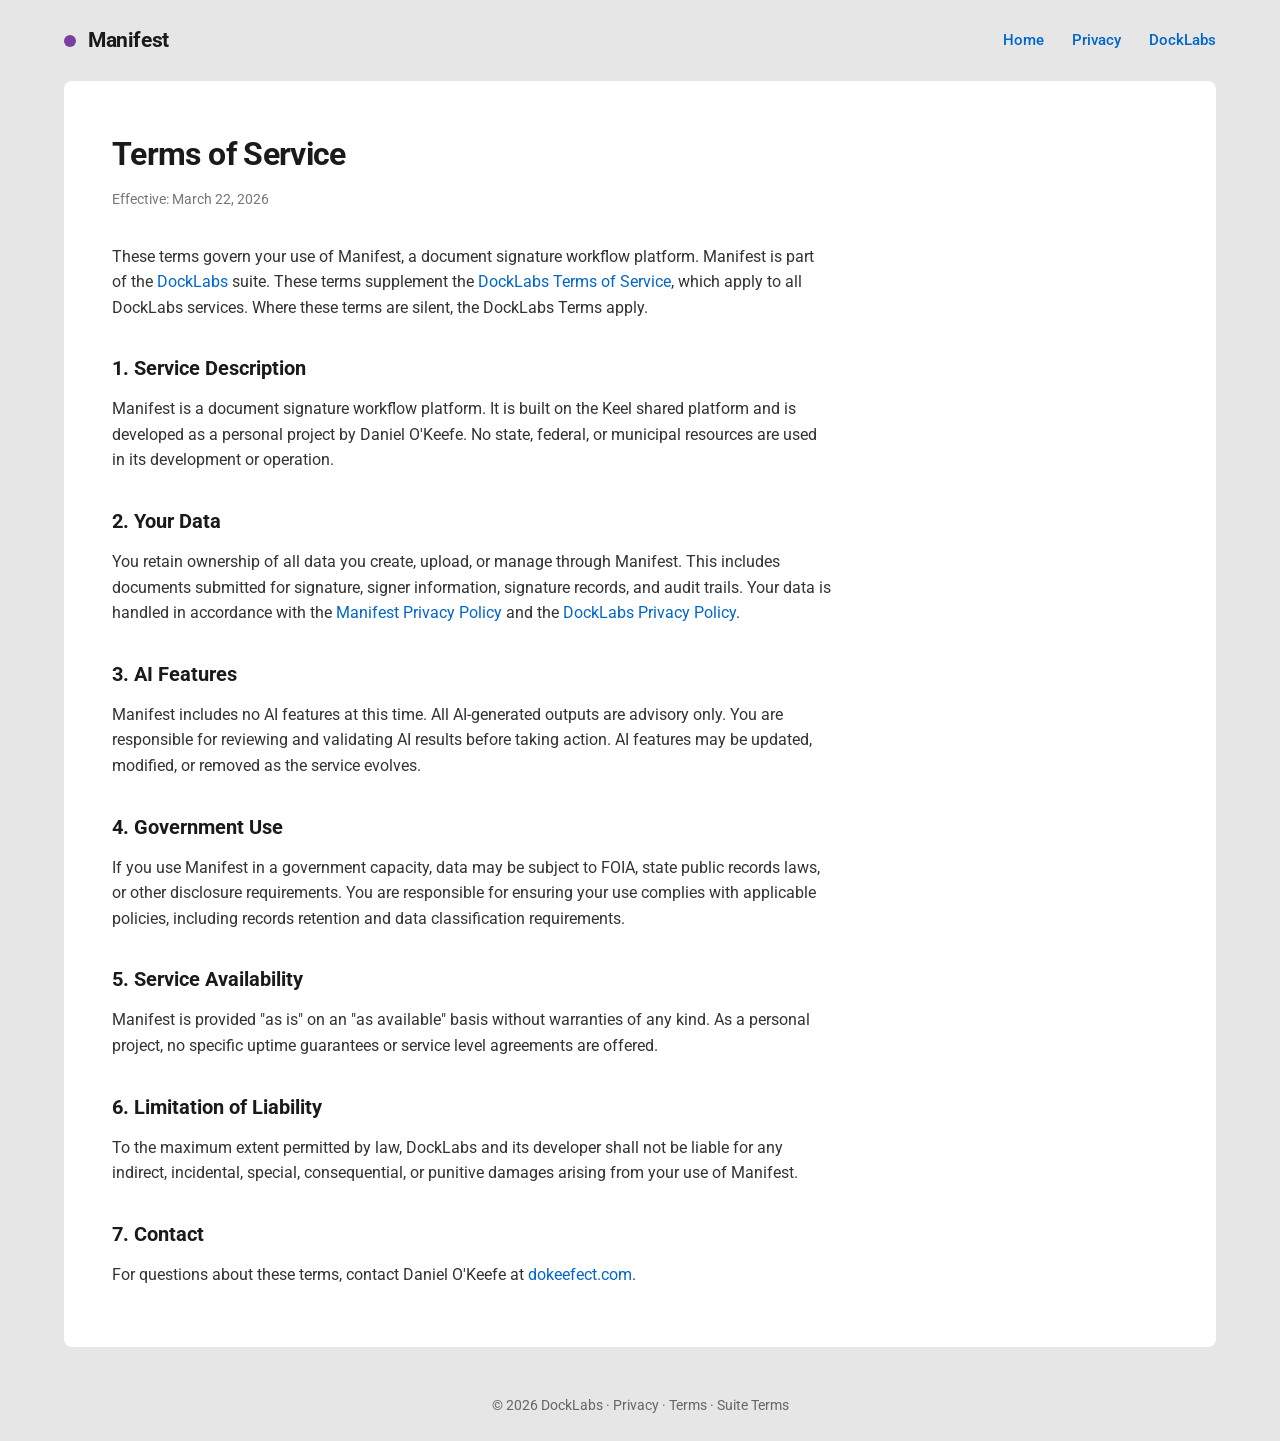
<file: manifest/terms.html>
<!DOCTYPE html>
<html lang="en">
<head>
  <meta charset="UTF-8">
  <meta name="viewport" content="width=device-width, initial-scale=1.0">
  <title>Terms of Service — Manifest</title>
  <link rel="icon" type="image/svg+xml" href="https://docklabs.ai/favicon.svg">
  <link href="https://fonts.googleapis.com/css2?family=Roboto:wght@400;500;700&display=swap" rel="stylesheet">
  <style>
    *, *::before, *::after { box-sizing: border-box; margin: 0; padding: 0; }
    body { font-family: 'Roboto', sans-serif; background: #e6e6e6; color: #1a1a1a; line-height: 1.6; -webkit-font-smoothing: antialiased; }
    a { color: #0066cc; text-decoration: none; }
    a:hover { text-decoration: underline; }
    .wrapper { max-width: 1200px; margin: 0 auto; padding: 0 24px; }
    header { padding: 24px 0; }
    .header-inner { display: flex; align-items: center; justify-content: space-between; flex-wrap: wrap; gap: 16px; }
    .brand { display: flex; align-items: center; gap: 12px; color: inherit; text-decoration: none; }
    .brand:hover { text-decoration: none; }
    .brand-dot { width: 12px; height: 12px; border-radius: 50%; background: #7b3fa0; }
    .brand-name { font-size: 1.3rem; font-weight: 700; letter-spacing: -0.02em; }
    nav { display: flex; gap: 28px; }
    nav a { font-size: 0.95rem; font-weight: 500; }
    .content { background: #fff; border-radius: 8px; padding: 48px; margin-bottom: 24px; }
    .content h1 { font-size: 2rem; font-weight: 700; letter-spacing: -0.02em; margin-bottom: 8px; }
    .content .effective { font-size: 0.9rem; color: #777; margin-bottom: 32px; }
    .content h2 { font-size: 1.25rem; font-weight: 700; margin-top: 32px; margin-bottom: 12px; }
    .content p, .content li { color: #333; max-width: 720px; margin-bottom: 12px; }
    .content ul { padding-left: 24px; margin-bottom: 12px; }
    .content li { margin-bottom: 6px; }
    footer { padding: 24px 0; text-align: center; font-size: 0.85rem; color: #666; }
    footer a { color: #666; }
    @media (max-width: 640px) { .content { padding: 32px 20px; } }
  </style>
</head>
<body>
  <header>
    <div class="wrapper">
      <div class="header-inner">
        <a href="https://manifest.docklabs.ai" class="brand">
          <div class="brand-dot"></div>
          <span class="brand-name">Manifest</span>
        </a>
        <nav>
          <a href="https://manifest.docklabs.ai">Home</a>
          <a href="https://manifest.docklabs.ai/privacy.html">Privacy</a>
          <a href="https://docklabs.ai">DockLabs</a>
        </nav>
      </div>
    </div>
  </header>
  <main class="wrapper">
    <div class="content">
      <h1>Terms of Service</h1>
      <p class="effective">Effective: March 22, 2026</p>
      <p>These terms govern your use of Manifest, a document signature workflow platform. Manifest is part of the <a href="https://docklabs.ai">DockLabs</a> suite. These terms supplement the <a href="https://docklabs.ai/terms.html">DockLabs Terms of Service</a>, which apply to all DockLabs services. Where these terms are silent, the DockLabs Terms apply.</p>
      <h2>1. Service Description</h2>
      <p>Manifest is a document signature workflow platform. It is built on the Keel shared platform and is developed as a personal project by Daniel O'Keefe. No state, federal, or municipal resources are used in its development or operation.</p>
      <h2>2. Your Data</h2>
      <p>You retain ownership of all data you create, upload, or manage through Manifest. This includes documents submitted for signature, signer information, signature records, and audit trails. Your data is handled in accordance with the <a href="https://manifest.docklabs.ai/privacy.html">Manifest Privacy Policy</a> and the <a href="https://docklabs.ai/privacy.html">DockLabs Privacy Policy</a>.</p>
      <h2>3. AI Features</h2>
      <p>Manifest includes no AI features at this time. All AI-generated outputs are advisory only. You are responsible for reviewing and validating AI results before taking action. AI features may be updated, modified, or removed as the service evolves.</p>
      <h2>4. Government Use</h2>
      <p>If you use Manifest in a government capacity, data may be subject to FOIA, state public records laws, or other disclosure requirements. You are responsible for ensuring your use complies with applicable policies, including records retention and data classification requirements.</p>
      <h2>5. Service Availability</h2>
      <p>Manifest is provided "as is" on an "as available" basis without warranties of any kind. As a personal project, no specific uptime guarantees or service level agreements are offered.</p>
      <h2>6. Limitation of Liability</h2>
      <p>To the maximum extent permitted by law, DockLabs and its developer shall not be liable for any indirect, incidental, special, consequential, or punitive damages arising from your use of Manifest.</p>
      <h2>7. Contact</h2>
      <p>For questions about these terms, contact Daniel O'Keefe at <a href="https://dokeefect.com">dokeefect.com</a>.</p>
    </div>
  </main>
  <footer>
    <div class="wrapper">
      &copy; 2026 <a href="https://docklabs.ai">DockLabs</a> &middot; <a href="https://manifest.docklabs.ai/privacy.html">Privacy</a> &middot; <a href="https://manifest.docklabs.ai/terms.html">Terms</a> &middot; <a href="https://docklabs.ai/terms.html">Suite Terms</a>
    </div>
  </footer>
</body>
</html>
</file>
